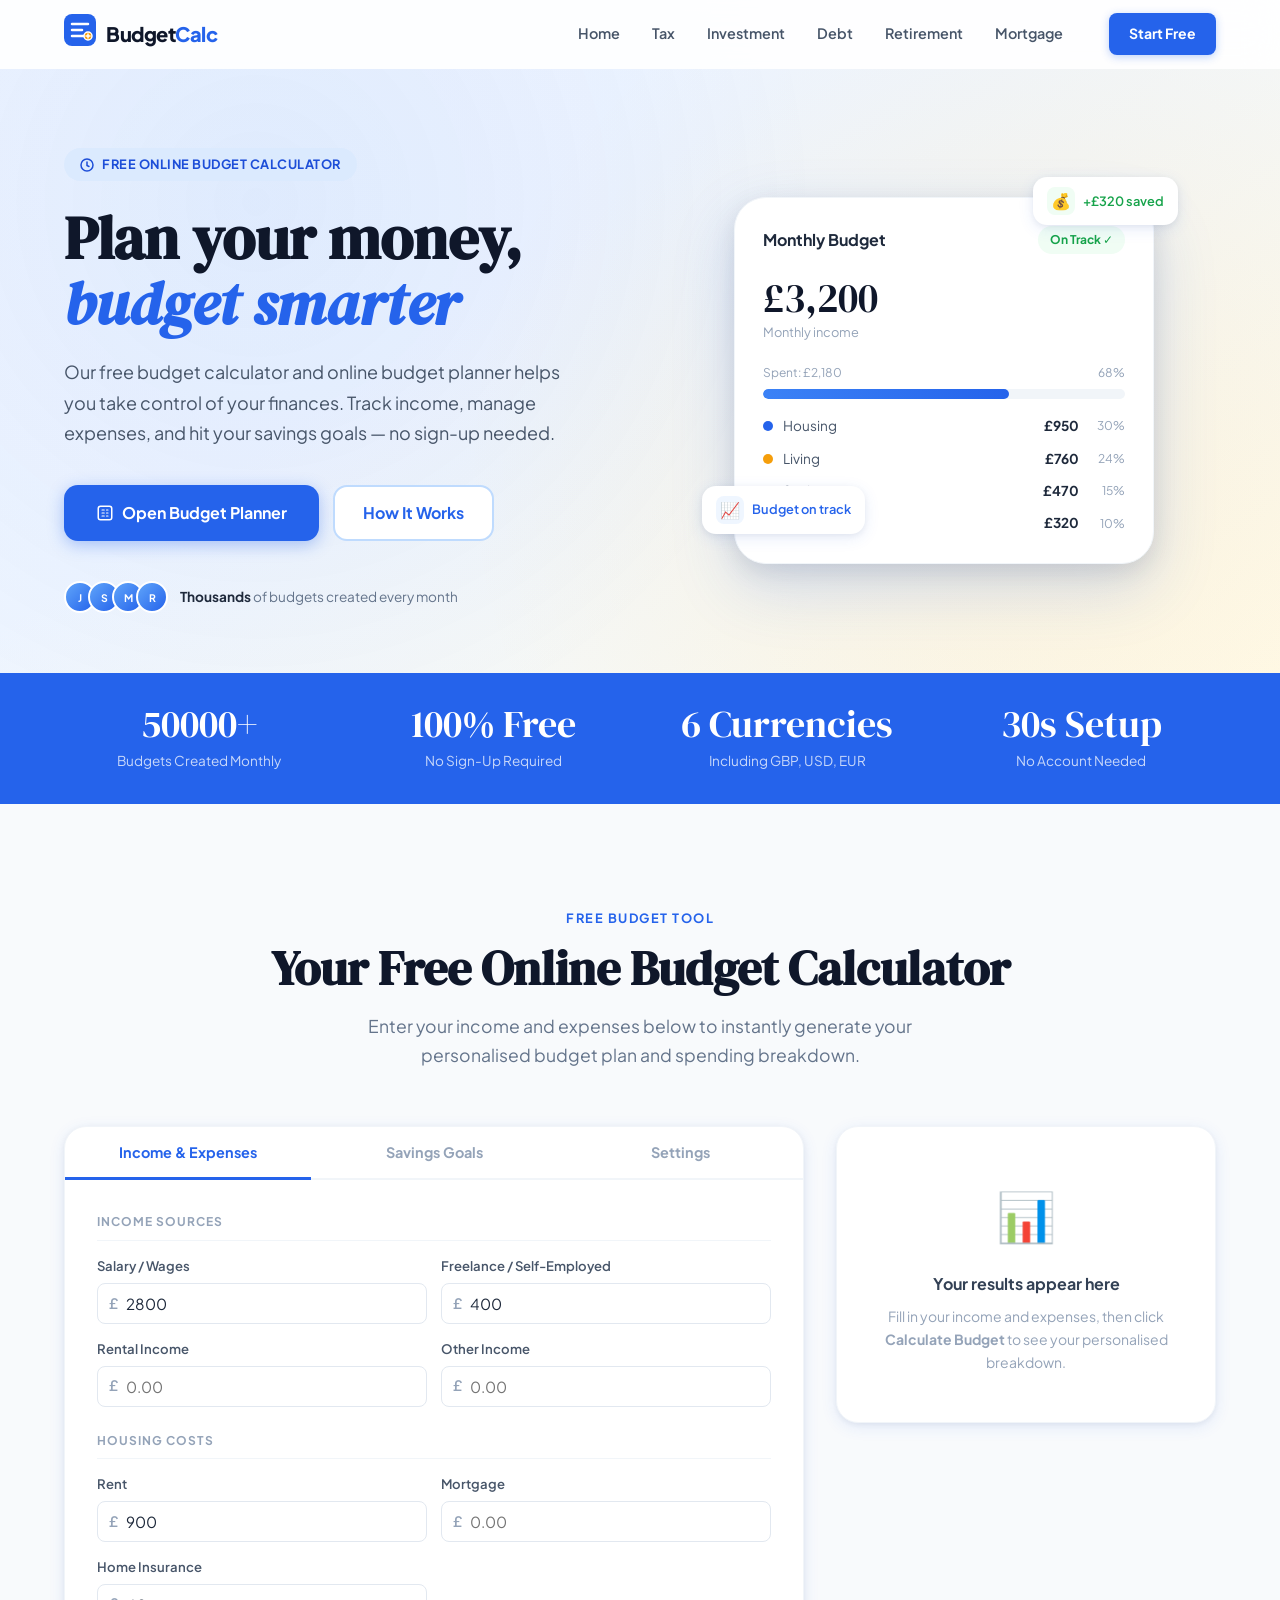
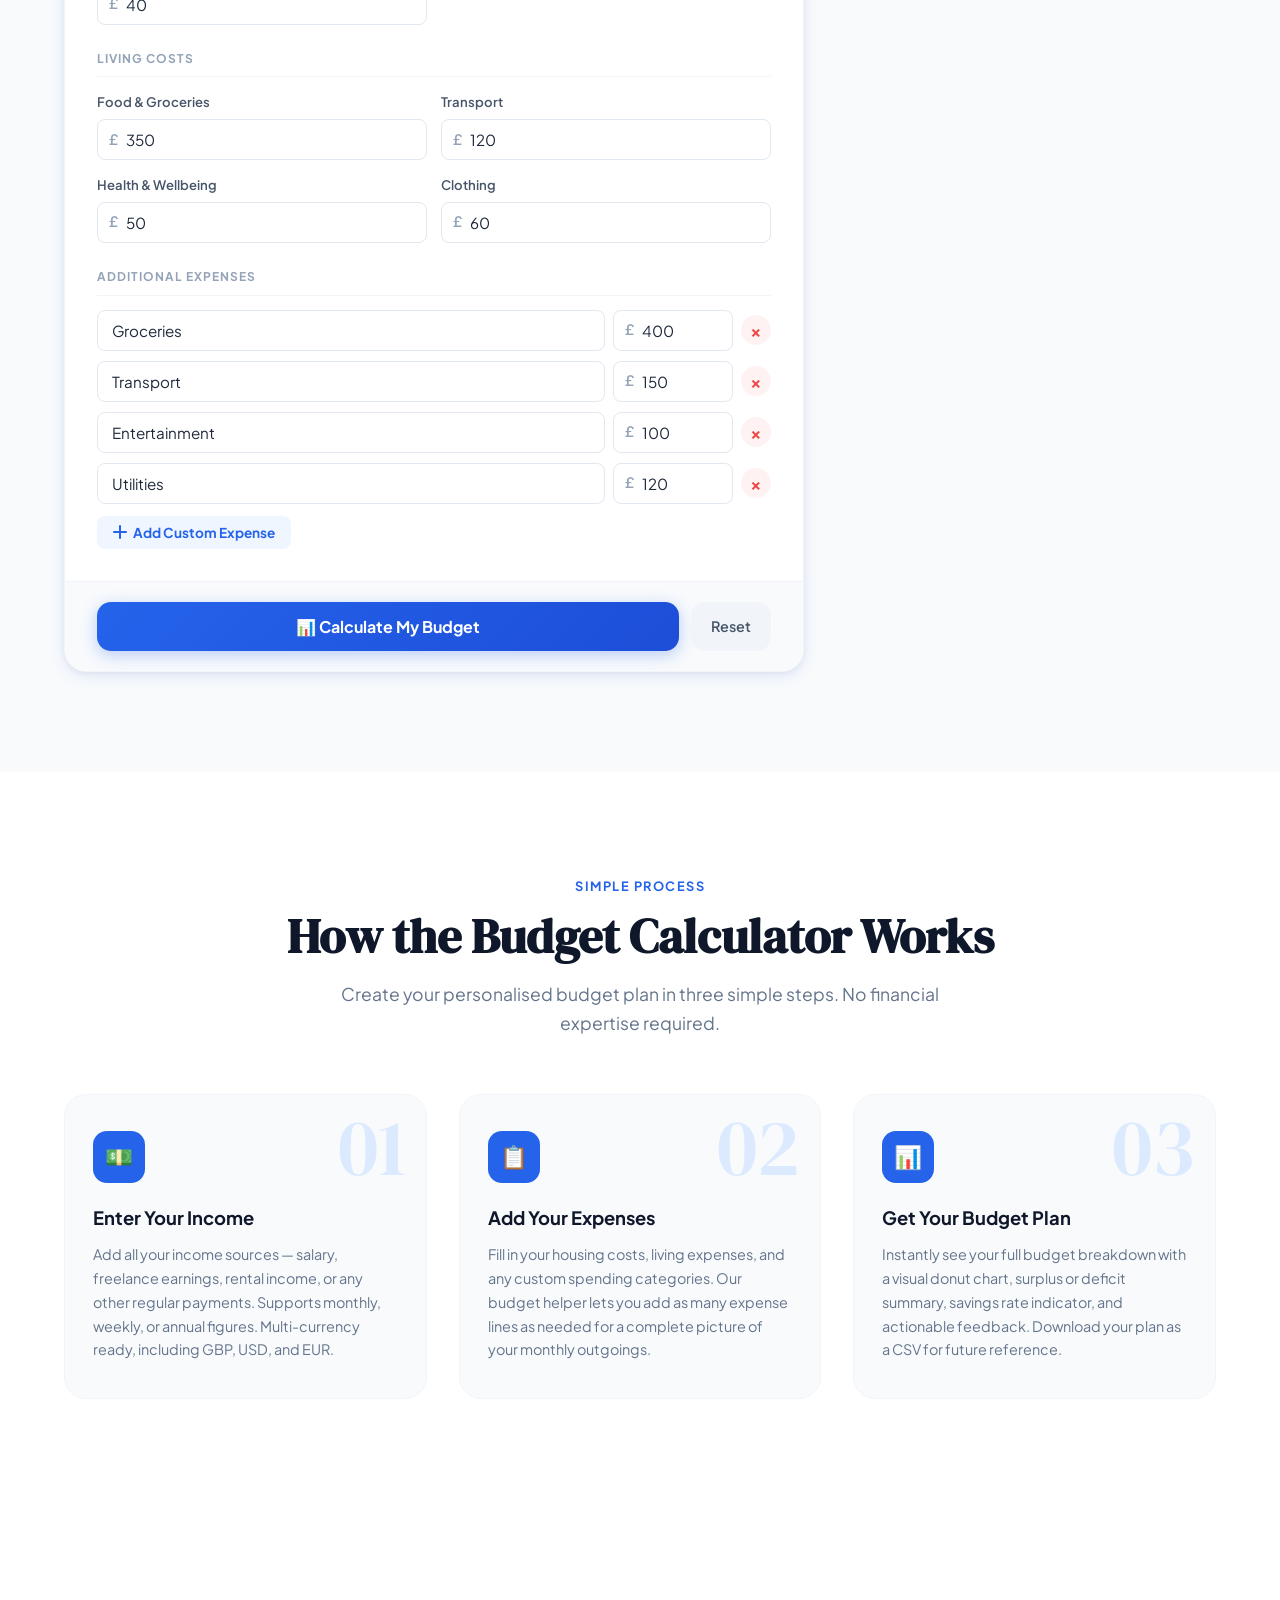
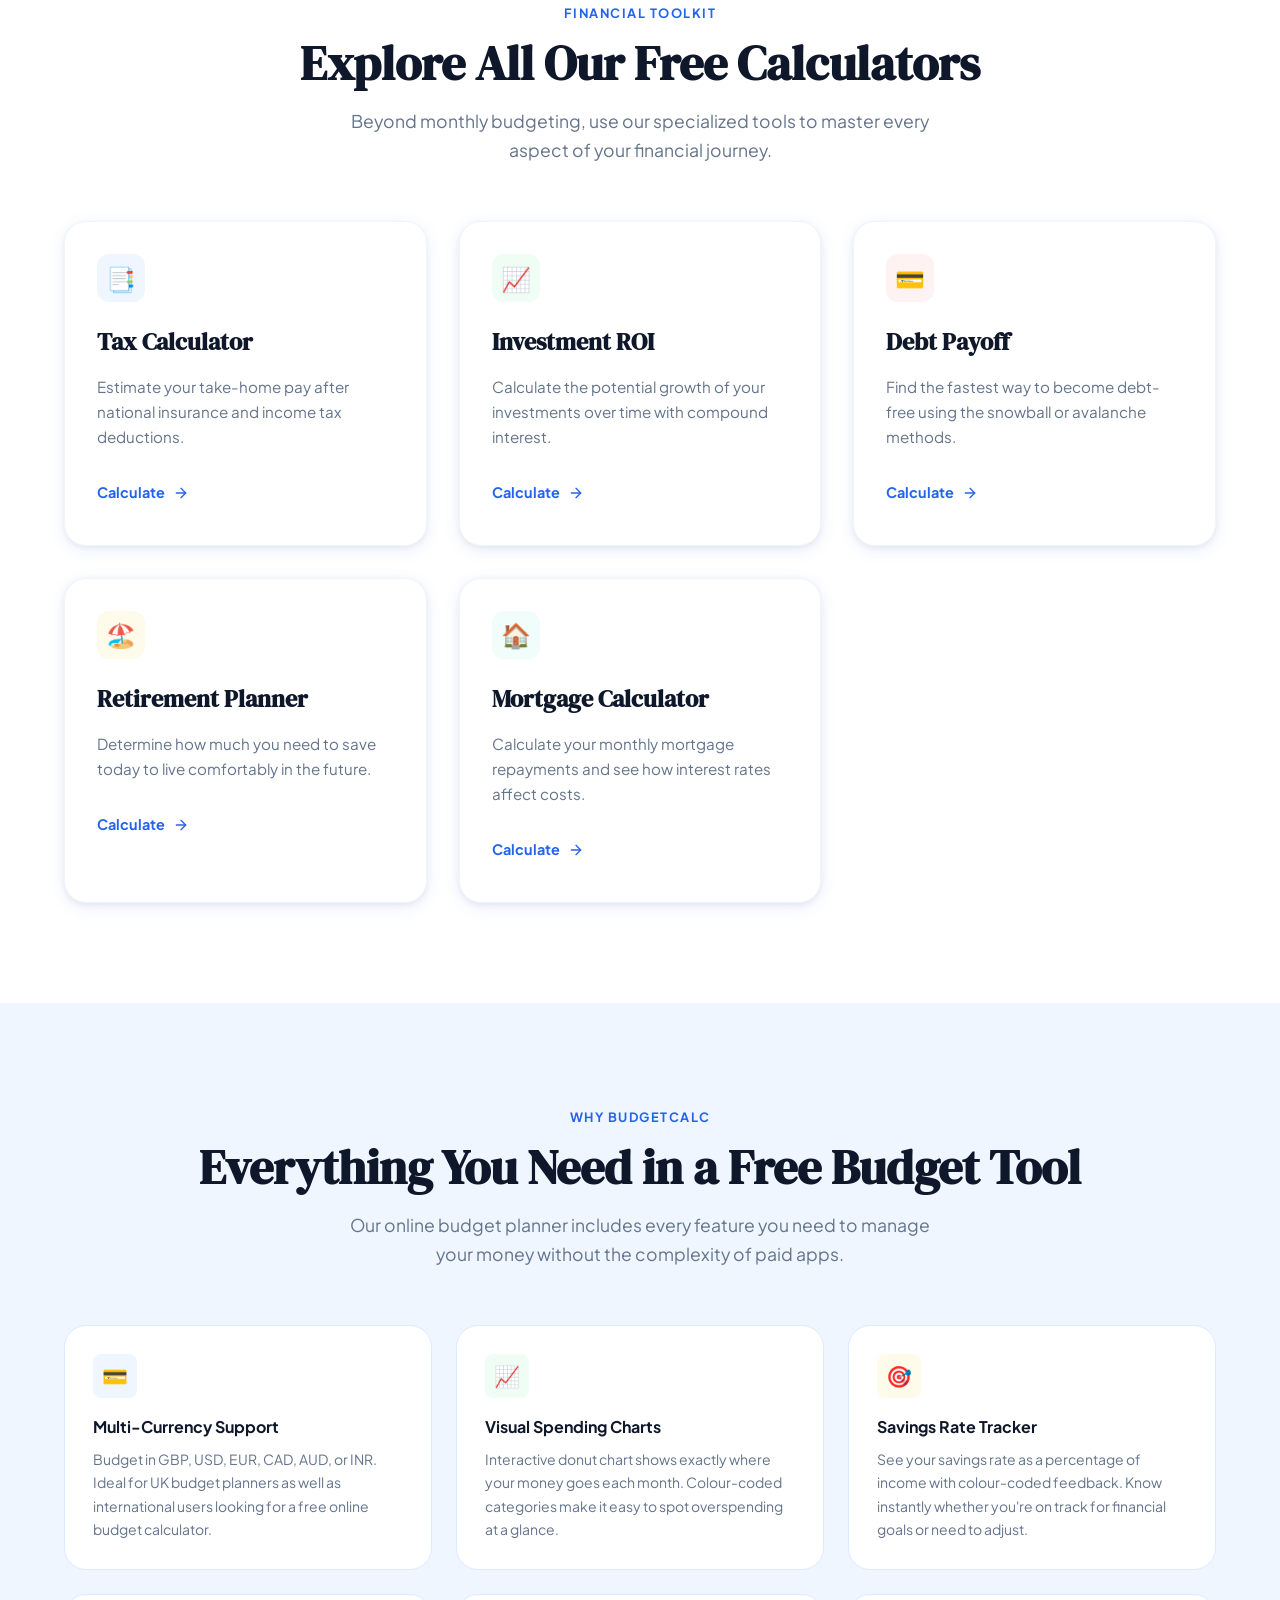
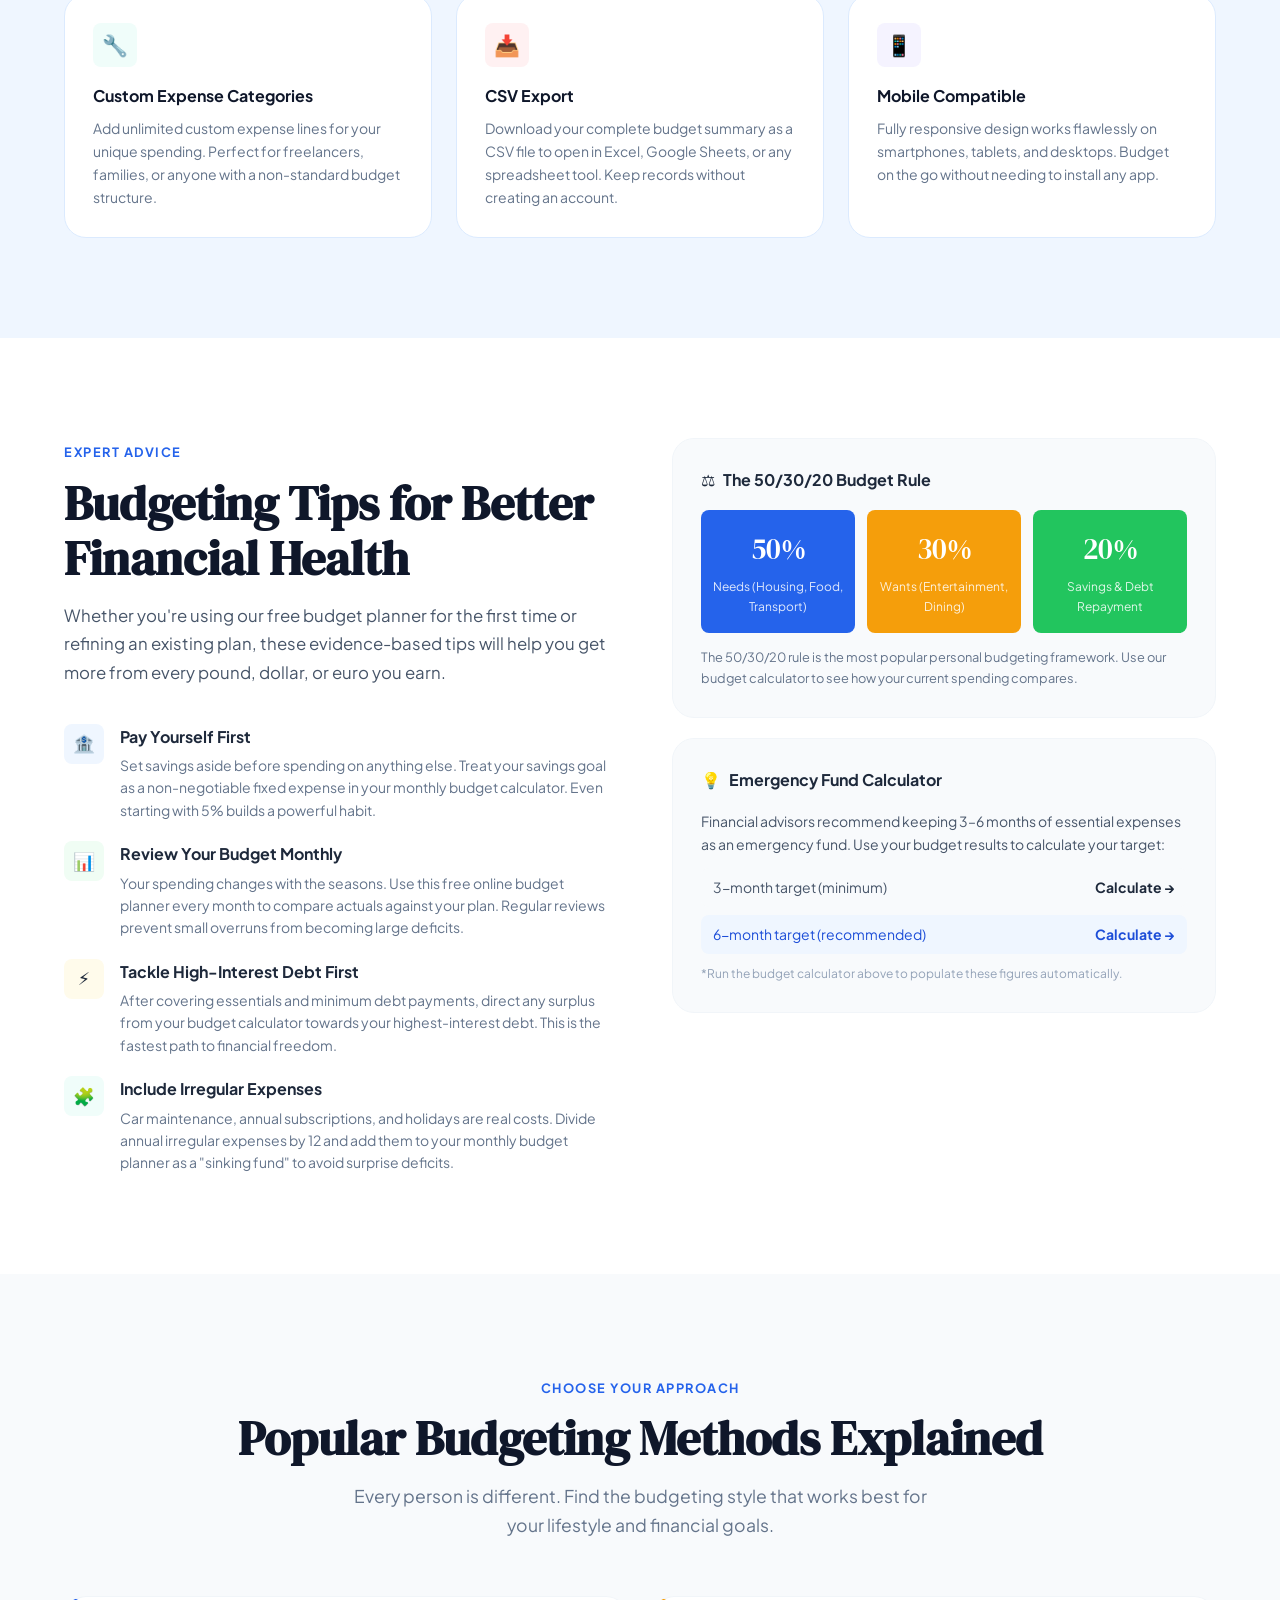
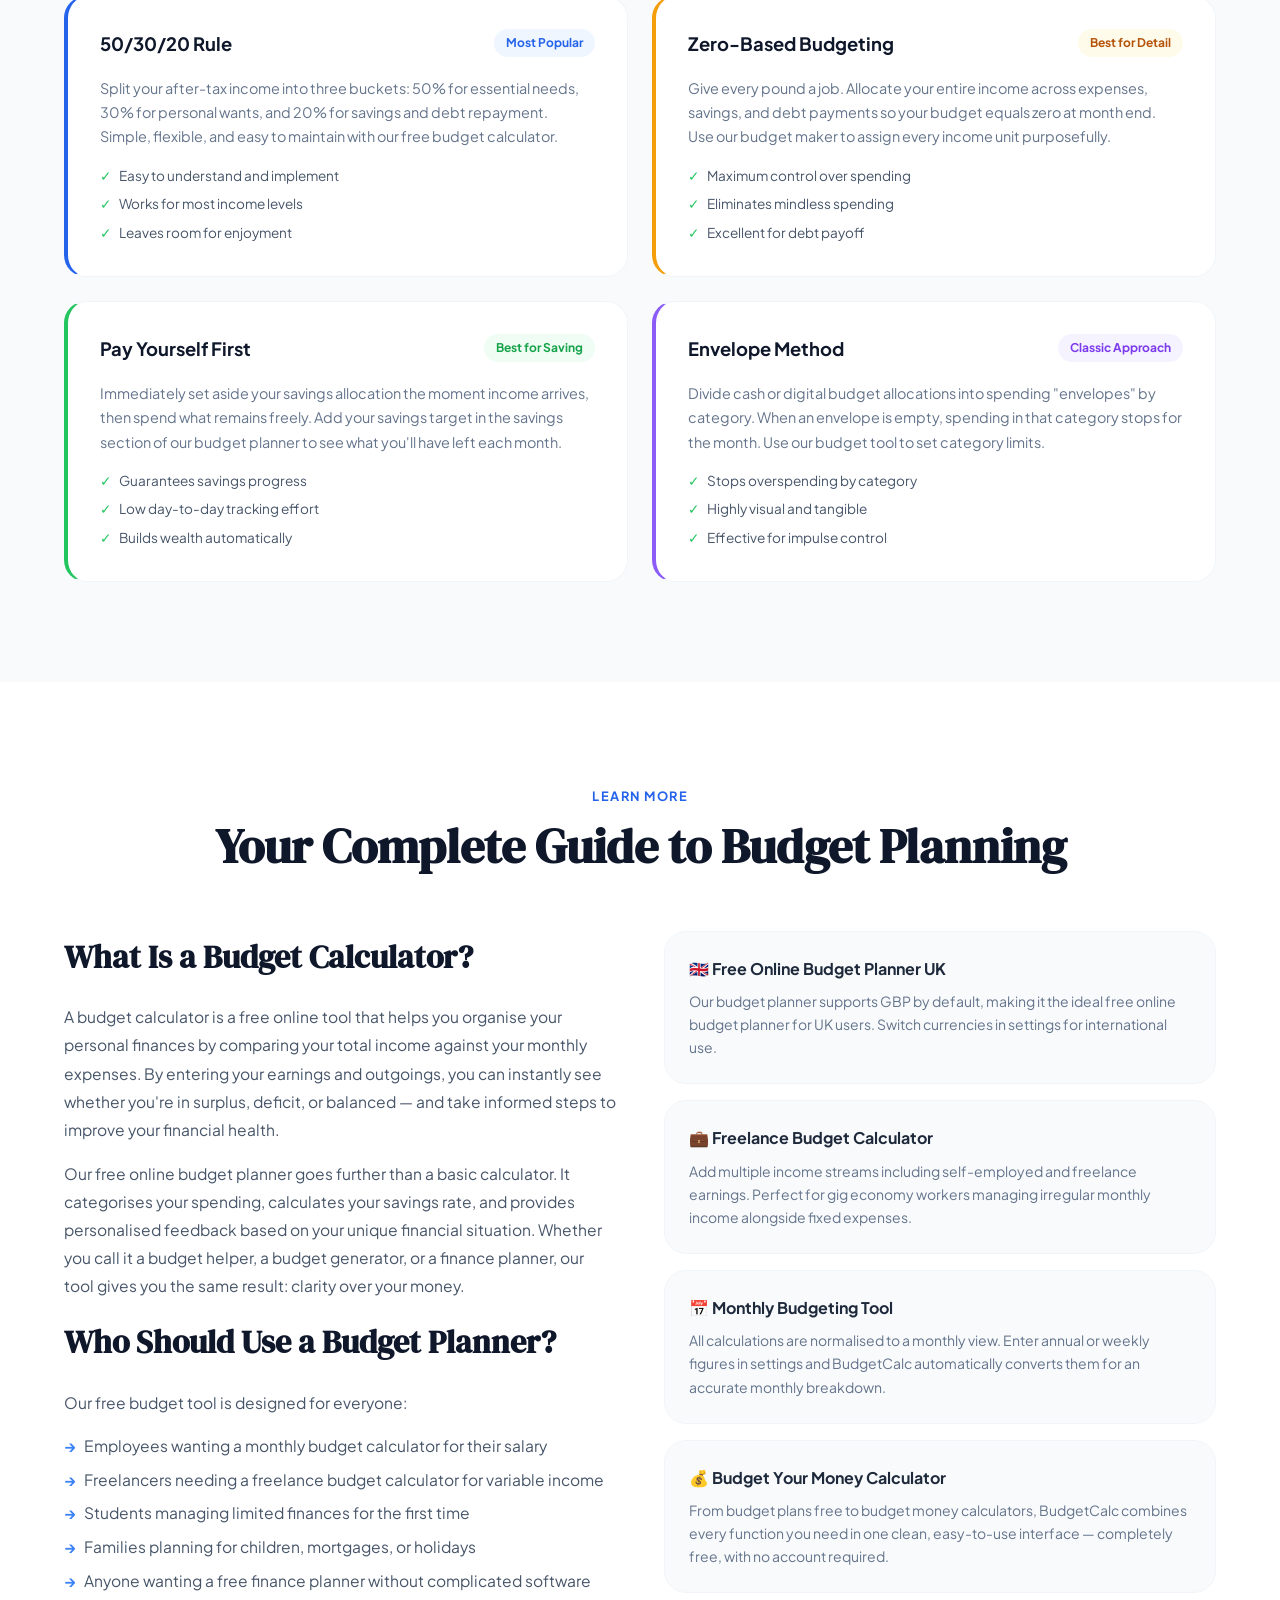
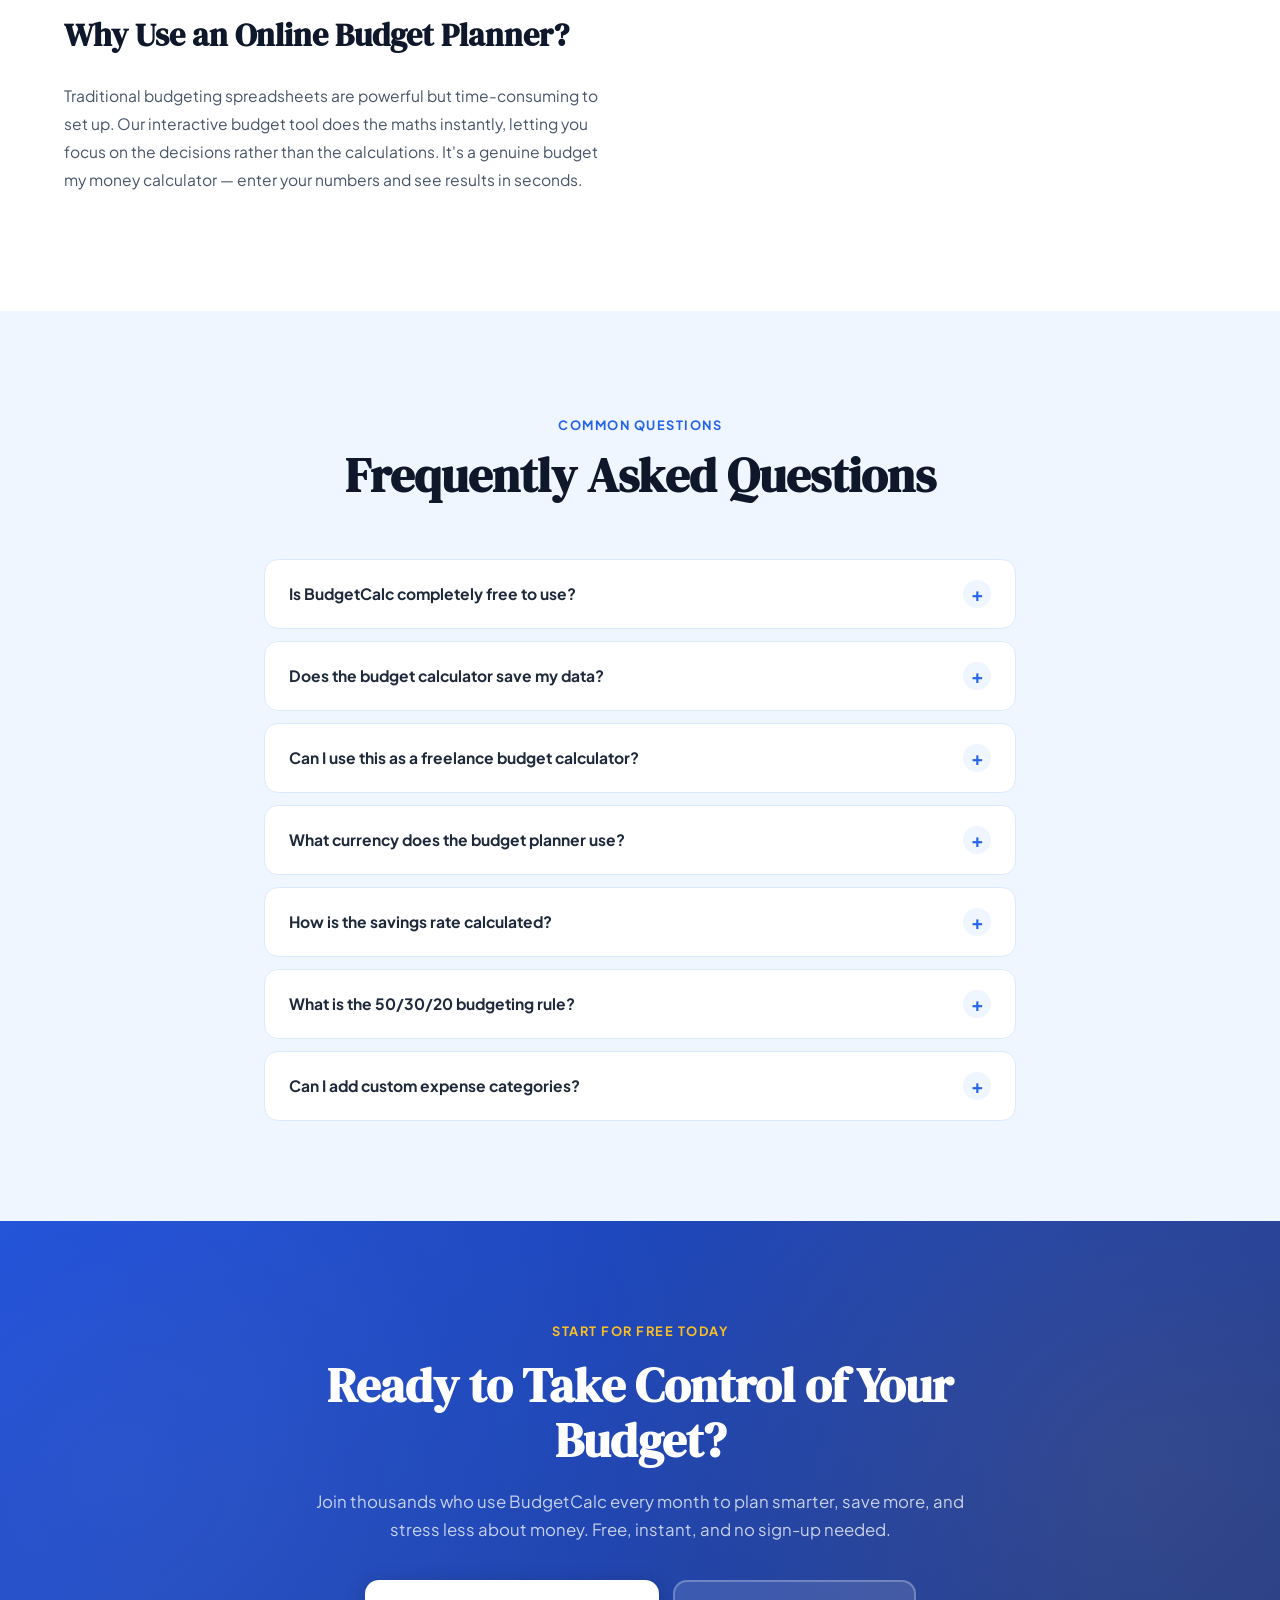
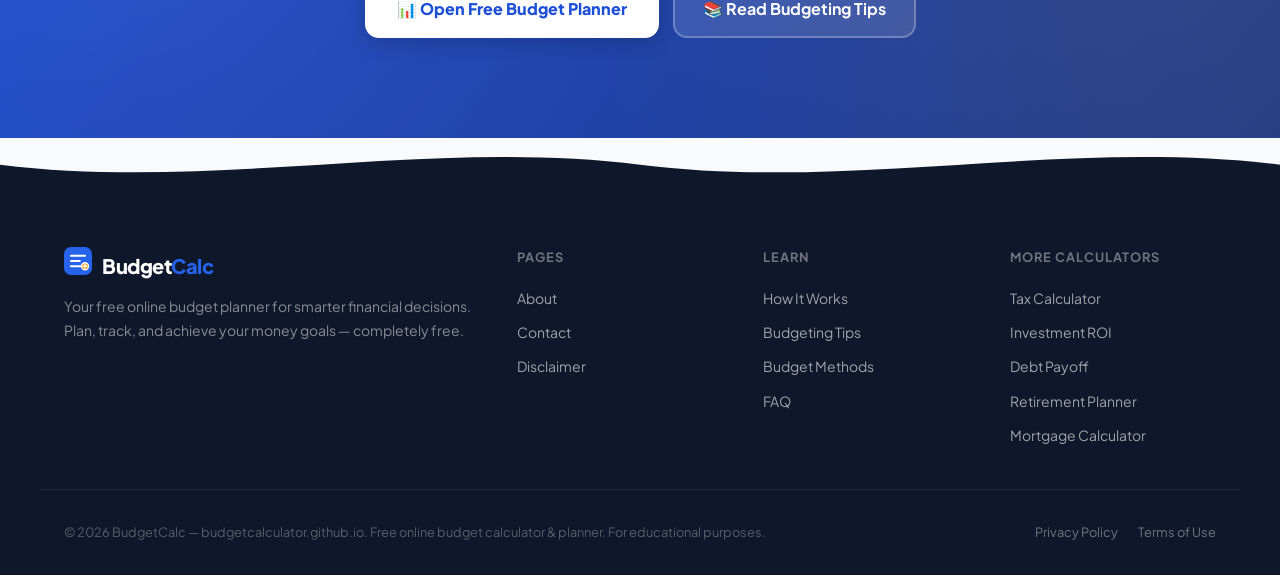
<file: index.html>
<!DOCTYPE html>
<html lang="en">
<head>
  <meta charset="UTF-8">
  <meta name="viewport" content="width=device-width, initial-scale=1.0">
  <title>Budget Calculator — Online Budget Planner & Money Tool | BudgetCalc</title>
  <meta name="description" content="Use our free online budget calculator and budget planner to take control of your money. Create a personal budget, track income and expenses, and plan your financial future — completely free.">
  <meta name="keywords" content="budget calculator, free online budget planner uk, budget planner, budget helper free, online budget calculator, free budget maker, monthly budget calculator, personal budget calculator, freelance budget calculator, budget your money calculator">
  <meta name="robots" content="index, follow">
  <meta name="author" content="BudgetCalc">
  <link rel="canonical" href="https://budgetcalculator.github.io/">
  <link rel="icon" type="image/png" sizes="32x32" href="/favicon.png">

  <!-- Open Graph -->
  <meta property="og:type" content="website">
  <meta property="og:title" content="Free Budget Calculator & Online Budget Planner | BudgetCalc">
  <meta property="og:description" content="Free online budget calculator and planner. Track income, manage expenses, and plan your savings — no sign-up needed.">
  <meta property="og:url" content="https://budgetcalculator.github.io/">
  <meta property="og:site_name" content="BudgetCalc">

  <!-- Twitter Card -->
  <meta name="twitter:card" content="summary_large_image">
  <meta name="twitter:title" content="Free Budget Calculator & Online Budget Planner | BudgetCalc">
  <meta name="twitter:description" content="Free online budget calculator. Plan your monthly budget, track expenses, and hit your savings goals.">

  <!-- Schema.org Structured Data -->
  <script type="application/ld+json">
  {
    "@context": "https://schema.org",
    "@graph": [
      {
        "@type": "WebSite",
        "@id": "https://budgetcalculator.github.io/#website",
        "url": "https://budgetcalculator.github.io/",
        "name": "BudgetCalc — Budget Calculator",
        "description": "Free online budget calculator and personal finance planner",
        "inLanguage": "en-GB"
      },
      {
        "@type": "WebApplication",
        "@id": "https://budgetcalculator.github.io/#app",
        "name": "BudgetCalc — Online Budget Calculator",
        "url": "https://budgetcalculator.github.io/",
        "applicationCategory": "FinanceApplication",
        "operatingSystem": "Any",
        "offers": {
          "@type": "Offer",
          "price": "0",
          "priceCurrency": "GBP"
        },
        "description": "A free interactive budget calculator and online budget planner that helps you manage your personal finances, track expenses, and plan your savings goals.",
        "featureList": [
          "Monthly budget calculator",
          "Personal budget planner",
          "Freelance budget calculator",
          "Expense tracker",
          "Savings goal planner",
          "CSV export",
          "Multi-currency support"
        ]
      },
      {
        "@type": "FAQPage",
        "mainEntity": [
          {
            "@type": "Question",
            "name": "Is this budget calculator free to use?",
            "acceptedAnswer": {
              "@type": "Answer",
              "text": "Yes, BudgetCalc is completely free to use. There is no sign-up, no subscription, and no hidden fees. Simply enter your income and expenses to get an instant budget breakdown."
            }
          },
          {
            "@type": "Question",
            "name": "How does the online budget calculator work?",
            "acceptedAnswer": {
              "@type": "Answer",
              "text": "Enter your monthly income sources, then add your expenses across housing, living costs, savings, and any custom categories. The calculator instantly produces a visual breakdown showing your spending, surplus or deficit, and savings rate."
            }
          },
          {
            "@type": "Question",
            "name": "Can I use this as a freelance budget calculator?",
            "acceptedAnswer": {
              "@type": "Answer",
              "text": "Absolutely. You can add multiple income streams including freelance income, salary, rental income, and other sources. This makes it ideal for self-employed individuals and freelancers with variable income."
            }
          }
        ]
      },
      {
        "@type": "BreadcrumbList",
        "itemListElement": [
          {
            "@type": "ListItem",
            "position": 1,
            "name": "Home",
            "item": "https://budgetcalculator.github.io/"
          }
        ]
      }
    ]
  }
  </script>

  <!-- Fonts -->
  <link rel="preconnect" href="https://fonts.googleapis.com">
  <link rel="preconnect" href="https://fonts.gstatic.com" crossorigin>
  <link href="https://fonts.googleapis.com/css2?family=DM+Serif+Display:ital@0;1&family=Plus+Jakarta+Sans:wght@400;500;600;700;800&display=swap" rel="stylesheet">

  <link rel="stylesheet" href="css/styles.css">
  
</head>
<body>

  <!-- ===== HEADER (JS Component) ===== -->
  <div id="site-header"></div>

  <main id="main-content">

    <!-- ============================================================
         SECTION 1: HERO
         ============================================================ -->
    <section class="hero" aria-label="Hero section">
      <div class="hero-inner">
        <div class="hero-text">
          <div class="hero-badge">
            <svg viewBox="0 0 14 14" fill="none" aria-hidden="true"><circle cx="7" cy="7" r="6" stroke="currentColor" stroke-width="1.5"/><path d="M7 4v3.5l2 1" stroke="currentColor" stroke-width="1.5" stroke-linecap="round"/></svg>
            Free Online Budget Calculator
          </div>
          <h1 class="hero-title">
            Plan your money,<br>
            <span class="accent">budget smarter</span>
          </h1>
          <p class="hero-desc">
            Our free budget calculator and online budget planner helps you take control of your finances. Track income, manage expenses, and hit your savings goals — no sign-up needed.
          </p>
          <div class="hero-ctas">
            <a href="#calculator" class="btn-primary">
              <svg width="18" height="18" viewBox="0 0 24 24" fill="none" aria-hidden="true"><rect x="3" y="3" width="18" height="18" rx="3" stroke="currentColor" stroke-width="2"/><path d="M8 8h3M8 12h3M8 16h3M14 8h2M14 12h2M14 16h2" stroke="currentColor" stroke-width="1.5" stroke-linecap="round"/></svg>
              Open Budget Planner
            </a>
            <a href="#how-it-works" class="btn-secondary">How It Works</a>
          </div>
          <div class="hero-trust">
            <div class="trust-dots" aria-hidden="true">
              <div class="trust-dot">J</div>
              <div class="trust-dot">S</div>
              <div class="trust-dot">M</div>
              <div class="trust-dot">R</div>
            </div>
            <p class="trust-text"><strong>Thousands</strong> of budgets created every month</p>
          </div>
        </div>

        <div class="hero-visual" aria-hidden="true">
          <div class="hero-card-stack">
            <!-- Floating chips -->
            <div class="floating-chip chip1">
              <div class="chip-icon" style="background:#F0FDF4">💰</div>
              <span style="color:#16A34A">+£320 saved</span>
            </div>
            <div class="floating-chip chip2">
              <div class="chip-icon" style="background:#EFF6FF">📈</div>
              <span style="color:#2563EB">Budget on track</span>
            </div>

            <!-- Main preview card -->
            <div class="hero-main-card">
              <div class="card-header-row">
                <div class="card-title-sm">Monthly Budget</div>
                <div class="card-badge">On Track ✓</div>
              </div>
              <div class="budget-summary">
                <div class="budget-big">£3,200</div>
                <div class="budget-label">Monthly income</div>
              </div>
              <div class="budget-bar-wrap">
                <div style="display:flex;justify-content:space-between;font-size:.75rem;color:var(--gray-400);margin-bottom:6px">
                  <span>Spent: £2,180</span><span>68%</span>
                </div>
                <div class="budget-bar-bg">
                  <div class="budget-bar-fill" style="--w:68%"></div>
                </div>
              </div>
              <div class="budget-breakdown">
                <div class="breakdown-item">
                  <div class="breakdown-dot" style="background:#2563EB"></div>
                  <span class="breakdown-name">Housing</span>
                  <span class="breakdown-amount">£950</span>
                  <span class="breakdown-pct">30%</span>
                </div>
                <div class="breakdown-item">
                  <div class="breakdown-dot" style="background:#F59E0B"></div>
                  <span class="breakdown-name">Living</span>
                  <span class="breakdown-amount">£760</span>
                  <span class="breakdown-pct">24%</span>
                </div>
                <div class="breakdown-item">
                  <div class="breakdown-dot" style="background:#22C55E"></div>
                  <span class="breakdown-name">Savings</span>
                  <span class="breakdown-amount">£470</span>
                  <span class="breakdown-pct">15%</span>
                </div>
                <div class="breakdown-item">
                  <div class="breakdown-dot" style="background:#EC4899"></div>
                  <span class="breakdown-name">Other</span>
                  <span class="breakdown-amount">£320</span>
                  <span class="breakdown-pct">10%</span>
                </div>
              </div>
            </div>
          </div>
        </div>
      </div>
    </section>

    <!-- ============================================================
         SECTION 2: STATS STRIP
         ============================================================ -->
    <section class="stats-strip" aria-label="Statistics">
      <div class="stats-grid">
        <div class="stat-item">
          <div class="stat-num" data-count="50000" data-suffix="+">0+</div>
          <div class="stat-label">Budgets Created Monthly</div>
        </div>
        <div class="stat-item">
          <div class="stat-num" data-count="100" data-suffix="% Free">0% Free</div>
          <div class="stat-label">No Sign-Up Required</div>
        </div>
        <div class="stat-item">
          <div class="stat-num" data-count="6" data-prefix="" data-suffix=" Currencies">0 Currencies</div>
          <div class="stat-label">Including GBP, USD, EUR</div>
        </div>
        <div class="stat-item">
          <div class="stat-num" data-count="30" data-suffix="s Setup">0s Setup</div>
          <div class="stat-label">No Account Needed</div>
        </div>
      </div>
    </section>

    <!-- ============================================================
         SECTION 3: BUDGET CALCULATOR (Main Tool)
         ============================================================ -->
    <section class="calculator-section" id="calculator" aria-labelledby="calc-heading">
      <div class="section-header">
        <span class="section-eyebrow">Free Budget Tool</span>
        <h2 class="section-title" id="calc-heading">Your Free Online Budget Calculator</h2>
        <p class="section-desc">Enter your income and expenses below to instantly generate your personalised budget plan and spending breakdown.</p>
      </div>

      <div class="calc-layout">
        <!-- Input Panel -->
        <div class="calc-panel" role="main" aria-label="Budget input form">
          <div class="calc-tabs" role="tablist">
            <button class="calc-tab active" data-tab="income" role="tab" aria-selected="true" aria-controls="incomeSection">Income & Expenses</button>
            <button class="calc-tab" data-tab="savings" role="tab" aria-selected="false" aria-controls="savingsSection">Savings Goals</button>
            <button class="calc-tab" data-tab="settings" role="tab" aria-selected="false" aria-controls="settingsSection">Settings</button>
          </div>

          <div class="calc-body">
            <!-- INCOME & EXPENSES -->
            <div class="calc-section-wrap" data-section="income">
              <div class="form-section-title">Income Sources</div>
              <div class="form-grid">
                <div class="form-group">
                  <label class="form-label" for="incomeSalary">Salary / Wages</label>
                  <div class="input-wrap">
                    <span class="input-prefix">£</span>
                    <input class="form-input has-prefix" type="number" id="incomeSalary" placeholder="2000.00" min="0" step="0.01" value="2800" aria-label="Monthly salary">
                  </div>
                </div>
                <div class="form-group">
                  <label class="form-label" for="incomeFreelance">Freelance / Self-Employed</label>
                  <div class="input-wrap">
                    <span class="input-prefix">£</span>
                    <input class="form-input has-prefix" type="number" id="incomeFreelance" placeholder="0.00" min="0" step="0.01" value="400" aria-label="Freelance income">
                  </div>
                </div>
                <div class="form-group">
                  <label class="form-label" for="incomeRental">Rental Income</label>
                  <div class="input-wrap">
                    <span class="input-prefix">£</span>
                    <input class="form-input has-prefix" type="number" id="incomeRental" placeholder="0.00" min="0" step="0.01" aria-label="Rental income">
                  </div>
                </div>
                <div class="form-group">
                  <label class="form-label" for="incomeOther">Other Income</label>
                  <div class="input-wrap">
                    <span class="input-prefix">£</span>
                    <input class="form-input has-prefix" type="number" id="incomeOther" placeholder="0.00" min="0" step="0.01" aria-label="Other income">
                  </div>
                </div>
              </div>

              <div class="form-section-title">Housing Costs</div>
              <div class="form-grid">
                <div class="form-group">
                  <label class="form-label" for="expenseRent">Rent</label>
                  <div class="input-wrap">
                    <span class="input-prefix">£</span>
                    <input class="form-input has-prefix" type="number" id="expenseRent" placeholder="0.00" min="0" step="0.01" value="900" aria-label="Monthly rent">
                  </div>
                </div>
                <div class="form-group">
                  <label class="form-label" for="expenseMortgage">Mortgage</label>
                  <div class="input-wrap">
                    <span class="input-prefix">£</span>
                    <input class="form-input has-prefix" type="number" id="expenseMortgage" placeholder="0.00" min="0" step="0.01" aria-label="Monthly mortgage">
                  </div>
                </div>
                <div class="form-group">
                  <label class="form-label" for="expenseInsurance">Home Insurance</label>
                  <div class="input-wrap">
                    <span class="input-prefix">£</span>
                    <input class="form-input has-prefix" type="number" id="expenseInsurance" placeholder="0.00" min="0" step="0.01" value="40" aria-label="Home insurance">
                  </div>
                </div>
              </div>

              <div class="form-section-title">Living Costs</div>
              <div class="form-grid">
                <div class="form-group">
                  <label class="form-label" for="expenseFood">Food &amp; Groceries</label>
                  <div class="input-wrap">
                    <span class="input-prefix">£</span>
                    <input class="form-input has-prefix" type="number" id="expenseFood" placeholder="0.00" min="0" step="0.01" value="350" aria-label="Food and groceries">
                  </div>
                </div>
                <div class="form-group">
                  <label class="form-label" for="expenseTransport">Transport</label>
                  <div class="input-wrap">
                    <span class="input-prefix">£</span>
                    <input class="form-input has-prefix" type="number" id="expenseTransport" placeholder="0.00" min="0" step="0.01" value="120" aria-label="Transport costs">
                  </div>
                </div>
                <div class="form-group">
                  <label class="form-label" for="expenseHealth">Health &amp; Wellbeing</label>
                  <div class="input-wrap">
                    <span class="input-prefix">£</span>
                    <input class="form-input has-prefix" type="number" id="expenseHealth" placeholder="0.00" min="0" step="0.01" value="50" aria-label="Health expenses">
                  </div>
                </div>
                <div class="form-group">
                  <label class="form-label" for="expenseClothing">Clothing</label>
                  <div class="input-wrap">
                    <span class="input-prefix">£</span>
                    <input class="form-input has-prefix" type="number" id="expenseClothing" placeholder="0.00" min="0" step="0.01" value="60" aria-label="Clothing">
                  </div>
                </div>
              </div>

              <div class="form-section-title">Additional Expenses</div>
              <div class="expense-rows" id="expenseRows"></div>
              <button class="btn-add-expense" id="addExpenseBtn" type="button" aria-label="Add custom expense">
                <svg width="14" height="14" viewBox="0 0 14 14" fill="none" aria-hidden="true"><path d="M7 1v12M1 7h12" stroke="currentColor" stroke-width="2" stroke-linecap="round"/></svg>
                Add Custom Expense
              </button>
            </div>

            <!-- SAVINGS GOALS -->
            <div class="calc-section-wrap" data-section="savings" style="display:none">
              <div class="form-section-title">Monthly Savings Allocations</div>
              <div class="form-grid">
                <div class="form-group">
                  <label class="form-label" for="savingsEmergency">Emergency Fund</label>
                  <div class="input-wrap">
                    <span class="input-prefix">£</span>
                    <input class="form-input has-prefix" type="number" id="savingsEmergency" placeholder="0.00" min="0" step="0.01" value="150" aria-label="Emergency fund savings">
                  </div>
                </div>
                <div class="form-group">
                  <label class="form-label" for="savingsRetirement">Pension / Retirement</label>
                  <div class="input-wrap">
                    <span class="input-prefix">£</span>
                    <input class="form-input has-prefix" type="number" id="savingsRetirement" placeholder="0.00" min="0" step="0.01" value="100" aria-label="Retirement savings">
                  </div>
                </div>
                <div class="form-group">
                  <label class="form-label" for="savingsGoals">Other Goals (house, travel)</label>
                  <div class="input-wrap">
                    <span class="input-prefix">£</span>
                    <input class="form-input has-prefix" type="number" id="savingsGoals" placeholder="0.00" min="0" step="0.01" value="200" aria-label="Savings goals">
                  </div>
                </div>
              </div>
              <div style="padding:16px;background:var(--blue-50);border-radius:var(--radius-sm);margin-top:16px;font-size:.875rem;color:var(--blue-700);">
                <strong>💡 Tip:</strong> Financial experts recommend saving at least 20% of your income. Use the <strong>50/30/20 rule</strong>: 50% needs, 30% wants, 20% savings.
              </div>
            </div>

            <!-- SETTINGS -->
            <div class="calc-section-wrap" data-section="settings" style="display:none">
              <div class="form-section-title">Budget Settings</div>
              <div class="form-grid">
                <div class="form-group">
                  <label class="form-label" for="currencySelect">Currency</label>
                  <select class="form-select" id="currencySelect" aria-label="Select currency">
                    <option value="GBP">🇬🇧 British Pound (£)</option>
                    <option value="USD">🇺🇸 US Dollar ($)</option>
                    <option value="EUR">🇪🇺 Euro (€)</option>
                    <option value="CAD">🇨🇦 Canadian Dollar (CA$)</option>
                    <option value="AUD">🇦🇺 Australian Dollar (A$)</option>
                    <option value="INR">🇮🇳 Indian Rupee (₹)</option>
                  </select>
                </div>
                <div class="form-group">
                  <label class="form-label" for="periodSelect">Income Period</label>
                  <select class="form-select" id="periodSelect" aria-label="Select income period">
                    <option value="monthly">Monthly</option>
                    <option value="annual">Annual (will convert to monthly)</option>
                    <option value="weekly">Weekly (×4.33 for monthly)</option>
                  </select>
                </div>
              </div>
              <div style="padding:16px;background:var(--amber-50);border-radius:var(--radius-sm);margin-top:16px;font-size:.875rem;color:#92400E;">
                <strong>📝 Note:</strong> All figures are calculated on a monthly basis for consistency. Annual figures are divided by 12 and weekly figures are multiplied by 4.33.
              </div>
            </div>
          </div>

          <div class="calc-footer-row">
            <button class="btn-calculate" id="calcBtn" type="button" aria-label="Calculate budget">
              📊 Calculate My Budget
            </button>
            <button class="btn-reset" id="resetBtn" type="button" aria-label="Reset form">Reset</button>
          </div>
        </div>

        <!-- Results Panel -->
        <aside id="resultsPanel" class="results-panel" aria-live="polite" aria-label="Budget results"></aside>
      </div>
    </section>

    <!-- ============================================================
         SECTION 4: HOW IT WORKS
         ============================================================ -->
    <section class="how-section" id="how-it-works" aria-labelledby="how-heading">
      <div class="container">
        <div class="section-header fade-in">
          <span class="section-eyebrow">Simple Process</span>
          <h2 class="section-title" id="how-heading">How the Budget Calculator Works</h2>
          <p class="section-desc">Create your personalised budget plan in three simple steps. No financial expertise required.</p>
        </div>
      </div>
      <div class="steps-grid">
        <div class="step-card fade-in fade-in-delay-1">
          <div class="step-num" aria-hidden="true">01</div>
          <div class="step-icon" aria-hidden="true">💵</div>
          <h3 class="step-title">Enter Your Income</h3>
          <p class="step-desc">Add all your income sources — salary, freelance earnings, rental income, or any other regular payments. Supports monthly, weekly, or annual figures. Multi-currency ready, including GBP, USD, and EUR.</p>
        </div>
        <div class="step-card fade-in fade-in-delay-2">
          <div class="step-num" aria-hidden="true">02</div>
          <div class="step-icon" aria-hidden="true">📋</div>
          <h3 class="step-title">Add Your Expenses</h3>
          <p class="step-desc">Fill in your housing costs, living expenses, and any custom spending categories. Our budget helper lets you add as many expense lines as needed for a complete picture of your monthly outgoings.</p>
        </div>
        <div class="step-card fade-in fade-in-delay-3">
          <div class="step-num" aria-hidden="true">03</div>
          <div class="step-icon" aria-hidden="true">📊</div>
          <h3 class="step-title">Get Your Budget Plan</h3>
          <p class="step-desc">Instantly see your full budget breakdown with a visual donut chart, surplus or deficit summary, savings rate indicator, and actionable feedback. Download your plan as a CSV for future reference.</p>
        </div>
      </div>
    </section>

<!-- ============================================================
         SECTION New: All Calculators
         ============================================================ -->
    
    <section class="all-calculators-section" id="all-tools" aria-labelledby="tools-heading" style="padding: 100px 0; background: var(--white);">
  <div class="container">
    <div class="section-header">
      <span class="section-eyebrow">Financial Toolkit</span>
      <h2 class="section-title" id="tools-heading">Explore All Our Free Calculators</h2>
      <p class="section-desc">Beyond monthly budgeting, use our specialized tools to master every aspect of your financial journey.</p>
    </div>

    <div class="calculators-grid" style="display: grid; grid-template-columns: repeat(auto-fit, minmax(300px, 1fr)); gap: 32px;">
      
      <div class="calc-card" style="background: var(--white); padding: 32px; border-radius: var(--radius-lg); border: 1px solid var(--gray-100); box-shadow: var(--shadow); transition: var(--transition); position: relative; overflow: hidden;">
        <div class="card-icon" style="width: 48px; height: 48px; background: var(--blue-50); border-radius: 12px; display: flex; align-items: center; justify-content: center; font-size: 1.5rem; margin-bottom: 20px;">📑</div>
        <h3 style="font-family: var(--font-display); font-size: 1.5rem; color: var(--gray-900); margin-bottom: 12px;">Tax Calculator</h3>
        <p style="font-size: 0.95rem; color: var(--gray-500); margin-bottom: 24px;">Estimate your take-home pay after national insurance and income tax deductions.</p>
        <a href="/tax-calculator" class="nav-link" style="color: var(--blue-600); font-weight: 700; padding-left: 0; display: inline-flex; align-items: center; gap: 8px;">
          Calculate <svg width="16" height="16" viewBox="0 0 24 24" fill="none" stroke="currentColor" stroke-width="2" stroke-linecap="round" stroke-linejoin="round"><line x1="5" y1="12" x2="19" y2="12"></line><polyline points="12 5 19 12 12 19"></polyline></svg>
        </a>
      </div>

      <div class="calc-card" style="background: var(--white); padding: 32px; border-radius: var(--radius-lg); border: 1px solid var(--gray-100); box-shadow: var(--shadow); transition: var(--transition);">
        <div class="card-icon" style="width: 48px; height: 48px; background: var(--green-50); border-radius: 12px; display: flex; align-items: center; justify-content: center; font-size: 1.5rem; margin-bottom: 20px;">📈</div>
        <h3 style="font-family: var(--font-display); font-size: 1.5rem; color: var(--gray-900); margin-bottom: 12px;">Investment ROI</h3>
        <p style="font-size: 0.95rem; color: var(--gray-500); margin-bottom: 24px;">Calculate the potential growth of your investments over time with compound interest.</p>
        <a href="/investment-roi" class="nav-link" style="color: var(--blue-600); font-weight: 700; padding-left: 0; display: inline-flex; align-items: center; gap: 8px;">
          Calculate <svg width="16" height="16" viewBox="0 0 24 24" fill="none" stroke="currentColor" stroke-width="2" stroke-linecap="round" stroke-linejoin="round"><line x1="5" y1="12" x2="19" y2="12"></line><polyline points="12 5 19 12 12 19"></polyline></svg>
        </a>
      </div>

      <div class="calc-card" style="background: var(--white); padding: 32px; border-radius: var(--radius-lg); border: 1px solid var(--gray-100); box-shadow: var(--shadow); transition: var(--transition);">
        <div class="card-icon" style="width: 48px; height: 48px; background: var(--red-50); border-radius: 12px; display: flex; align-items: center; justify-content: center; font-size: 1.5rem; margin-bottom: 20px;">💳</div>
        <h3 style="font-family: var(--font-display); font-size: 1.5rem; color: var(--gray-900); margin-bottom: 12px;">Debt Payoff</h3>
        <p style="font-size: 0.95rem; color: var(--gray-500); margin-bottom: 24px;">Find the fastest way to become debt-free using the snowball or avalanche methods.</p>
        <a href="/debt-payoff" class="nav-link" style="color: var(--blue-600); font-weight: 700; padding-left: 0; display: inline-flex; align-items: center; gap: 8px;">
          Calculate <svg width="16" height="16" viewBox="0 0 24 24" fill="none" stroke="currentColor" stroke-width="2" stroke-linecap="round" stroke-linejoin="round"><line x1="5" y1="12" x2="19" y2="12"></line><polyline points="12 5 19 12 12 19"></polyline></svg>
        </a>
      </div>

      <div class="calc-card" style="background: var(--white); padding: 32px; border-radius: var(--radius-lg); border: 1px solid var(--gray-100); box-shadow: var(--shadow); transition: var(--transition);">
        <div class="card-icon" style="width: 48px; height: 48px; background: var(--amber-50); border-radius: 12px; display: flex; align-items: center; justify-content: center; font-size: 1.5rem; margin-bottom: 20px;">🏖️</div>
        <h3 style="font-family: var(--font-display); font-size: 1.5rem; color: var(--gray-900); margin-bottom: 12px;">Retirement Planner</h3>
        <p style="font-size: 0.95rem; color: var(--gray-500); margin-bottom: 24px;">Determine how much you need to save today to live comfortably in the future.</p>
        <a href="/retirement-planner" class="nav-link" style="color: var(--blue-600); font-weight: 700; padding-left: 0; display: inline-flex; align-items: center; gap: 8px;">
          Calculate <svg width="16" height="16" viewBox="0 0 24 24" fill="none" stroke="currentColor" stroke-width="2" stroke-linecap="round" stroke-linejoin="round"><line x1="5" y1="12" x2="19" y2="12"></line><polyline points="12 5 19 12 12 19"></polyline></svg>
        </a>
      </div>

      <div class="calc-card" style="background: var(--white); padding: 32px; border-radius: var(--radius-lg); border: 1px solid var(--gray-100); box-shadow: var(--shadow); transition: var(--transition);">
        <div class="card-icon" style="width: 48px; height: 48px; background: var(--teal-50); border-radius: 12px; display: flex; align-items: center; justify-content: center; font-size: 1.5rem; margin-bottom: 20px;">🏠</div>
        <h3 style="font-family: var(--font-display); font-size: 1.5rem; color: var(--gray-900); margin-bottom: 12px;">Mortgage Calculator</h3>
        <p style="font-size: 0.95rem; color: var(--gray-500); margin-bottom: 24px;">Calculate your monthly mortgage repayments and see how interest rates affect costs.</p>
        <a href="/mortgage-calculator" class="nav-link" style="color: var(--blue-600); font-weight: 700; padding-left: 0; display: inline-flex; align-items: center; gap: 8px;">
          Calculate <svg width="16" height="16" viewBox="0 0 24 24" fill="none" stroke="currentColor" stroke-width="2" stroke-linecap="round" stroke-linejoin="round"><line x1="5" y1="12" x2="19" y2="12"></line><polyline points="12 5 19 12 12 19"></polyline></svg>
        </a>
      </div>

    </div>
  </div>
</section>

    <!-- ============================================================
         SECTION 5: FEATURES
         ============================================================ -->
    <section class="features-section" aria-labelledby="features-heading">
      <div class="container">
        <div class="section-header fade-in">
          <span class="section-eyebrow">Why BudgetCalc</span>
          <h2 class="section-title" id="features-heading">Everything You Need in a Free Budget Tool</h2>
          <p class="section-desc">Our online budget planner includes every feature you need to manage your money without the complexity of paid apps.</p>
        </div>
      </div>
      <div class="features-grid container fade-in">
        <div class="feature-card">
          <div class="feature-icon" style="background:#EFF6FF">💳</div>
          <h3 class="feature-title">Multi-Currency Support</h3>
          <p class="feature-desc">Budget in GBP, USD, EUR, CAD, AUD, or INR. Ideal for UK budget planners as well as international users looking for a free online budget calculator.</p>
        </div>
        <div class="feature-card">
          <div class="feature-icon" style="background:#F0FDF4">📈</div>
          <h3 class="feature-title">Visual Spending Charts</h3>
          <p class="feature-desc">Interactive donut chart shows exactly where your money goes each month. Colour-coded categories make it easy to spot overspending at a glance.</p>
        </div>
        <div class="feature-card">
          <div class="feature-icon" style="background:#FFFBEB">🎯</div>
          <h3 class="feature-title">Savings Rate Tracker</h3>
          <p class="feature-desc">See your savings rate as a percentage of income with colour-coded feedback. Know instantly whether you're on track for financial goals or need to adjust.</p>
        </div>
        <div class="feature-card">
          <div class="feature-icon" style="background:#F0FDFA">🔧</div>
          <h3 class="feature-title">Custom Expense Categories</h3>
          <p class="feature-desc">Add unlimited custom expense lines for your unique spending. Perfect for freelancers, families, or anyone with a non-standard budget structure.</p>
        </div>
        <div class="feature-card">
          <div class="feature-icon" style="background:#FFF1F2">📥</div>
          <h3 class="feature-title">CSV Export</h3>
          <p class="feature-desc">Download your complete budget summary as a CSV file to open in Excel, Google Sheets, or any spreadsheet tool. Keep records without creating an account.</p>
        </div>
        <div class="feature-card">
          <div class="feature-icon" style="background:#F5F3FF">📱</div>
          <h3 class="feature-title">Mobile Compatible</h3>
          <p class="feature-desc">Fully responsive design works flawlessly on smartphones, tablets, and desktops. Budget on the go without needing to install any app.</p>
        </div>
      </div>
    </section>

    <!-- ============================================================
         SECTION 6: BUDGETING TIPS
         ============================================================ -->
    <section class="tips-section" id="tips" aria-labelledby="tips-heading">
      <div class="tips-layout container">
        <div class="tips-content">
          <div class="fade-in">
            <span class="section-eyebrow">Expert Advice</span>
            <h2 class="section-title" id="tips-heading">Budgeting Tips for Better Financial Health</h2>
          </div>
          <p class="tips-intro fade-in">Whether you're using our free budget planner for the first time or refining an existing plan, these evidence-based tips will help you get more from every pound, dollar, or euro you earn.</p>

          <div class="tips-list">
            <div class="tip-item fade-in fade-in-delay-1">
              <div class="tip-icon" style="background:#EFF6FF">🏦</div>
              <div class="tip-text-wrap">
                <div class="tip-title">Pay Yourself First</div>
                <div class="tip-desc">Set savings aside before spending on anything else. Treat your savings goal as a non-negotiable fixed expense in your monthly budget calculator. Even starting with 5% builds a powerful habit.</div>
              </div>
            </div>
            <div class="tip-item fade-in fade-in-delay-2">
              <div class="tip-icon" style="background:#F0FDF4">📊</div>
              <div class="tip-text-wrap">
                <div class="tip-title">Review Your Budget Monthly</div>
                <div class="tip-desc">Your spending changes with the seasons. Use this free online budget planner every month to compare actuals against your plan. Regular reviews prevent small overruns from becoming large deficits.</div>
              </div>
            </div>
            <div class="tip-item fade-in fade-in-delay-3">
              <div class="tip-icon" style="background:#FFFBEB">⚡</div>
              <div class="tip-text-wrap">
                <div class="tip-title">Tackle High-Interest Debt First</div>
                <div class="tip-desc">After covering essentials and minimum debt payments, direct any surplus from your budget calculator towards your highest-interest debt. This is the fastest path to financial freedom.</div>
              </div>
            </div>
            <div class="tip-item fade-in">
              <div class="tip-icon" style="background:#F0FDFA">🧩</div>
              <div class="tip-text-wrap">
                <div class="tip-title">Include Irregular Expenses</div>
                <div class="tip-desc">Car maintenance, annual subscriptions, and holidays are real costs. Divide annual irregular expenses by 12 and add them to your monthly budget planner as a "sinking fund" to avoid surprise deficits.</div>
              </div>
            </div>
          </div>
        </div>

        <div class="tips-visual">
          <div class="tip-box fade-in">
            <div class="tip-box-title">
              <span>⚖️</span> The 50/30/20 Budget Rule
            </div>
            <div class="rule-grid">
              <div class="rule-item" style="background:var(--blue-600)">
                <div class="rule-pct">50%</div>
                <div class="rule-label">Needs (Housing, Food, Transport)</div>
              </div>
              <div class="rule-item" style="background:var(--amber-500)">
                <div class="rule-pct">30%</div>
                <div class="rule-label">Wants (Entertainment, Dining)</div>
              </div>
              <div class="rule-item" style="background:var(--green-500)">
                <div class="rule-pct">20%</div>
                <div class="rule-label">Savings &amp; Debt Repayment</div>
              </div>
            </div>
            <p style="font-size:.8rem;color:var(--gray-500);margin-top:14px;">The 50/30/20 rule is the most popular personal budgeting framework. Use our budget calculator to see how your current spending compares.</p>
          </div>

          <div class="tip-box fade-in">
            <div class="tip-box-title">
              <span>💡</span> Emergency Fund Calculator
            </div>
            <p style="font-size:.875rem;color:var(--gray-600);margin-bottom:12px;">Financial advisors recommend keeping 3–6 months of essential expenses as an emergency fund. Use your budget results to calculate your target:</p>
            <div style="display:flex;flex-direction:column;gap:8px;">
              <div style="display:flex;justify-content:space-between;padding:8px 12px;background:var(--gray-50);border-radius:8px;font-size:.875rem;">
                <span style="color:var(--gray-600)">3-month target (minimum)</span>
                <span id="emergencyMin" style="font-weight:700;color:var(--gray-800)">Calculate →</span>
              </div>
              <div style="display:flex;justify-content:space-between;padding:8px 12px;background:var(--blue-50);border-radius:8px;font-size:.875rem;">
                <span style="color:var(--blue-700)">6-month target (recommended)</span>
                <span id="emergencyMax" style="font-weight:700;color:var(--blue-700)">Calculate →</span>
              </div>
            </div>
            <p style="font-size:.75rem;color:var(--gray-400);margin-top:10px;">*Run the budget calculator above to populate these figures automatically.</p>
          </div>
        </div>
      </div>
    </section>

    <!-- ============================================================
         SECTION 7: BUDGETING METHODS
         ============================================================ -->
    <section class="methods-section" id="methods" aria-labelledby="methods-heading">
      <div class="container">
        <div class="section-header fade-in">
          <span class="section-eyebrow">Choose Your Approach</span>
          <h2 class="section-title" id="methods-heading">Popular Budgeting Methods Explained</h2>
          <p class="section-desc">Every person is different. Find the budgeting style that works best for your lifestyle and financial goals.</p>
        </div>
      </div>
      <div class="methods-grid container">
        <div class="method-card fade-in" style="border-left-color:#2563EB">
          <div class="method-header">
            <div class="method-name">50/30/20 Rule</div>
            <div class="method-badge" style="background:#EFF6FF;color:#2563EB">Most Popular</div>
          </div>
          <p class="method-desc">Split your after-tax income into three buckets: 50% for essential needs, 30% for personal wants, and 20% for savings and debt repayment. Simple, flexible, and easy to maintain with our free budget calculator.</p>
          <div class="method-pros">
            <div class="method-pro">Easy to understand and implement</div>
            <div class="method-pro">Works for most income levels</div>
            <div class="method-pro">Leaves room for enjoyment</div>
          </div>
        </div>
        <div class="method-card fade-in fade-in-delay-1" style="border-left-color:#F59E0B">
          <div class="method-header">
            <div class="method-name">Zero-Based Budgeting</div>
            <div class="method-badge" style="background:#FFFBEB;color:#B45309">Best for Detail</div>
          </div>
          <p class="method-desc">Give every pound a job. Allocate your entire income across expenses, savings, and debt payments so your budget equals zero at month end. Use our budget maker to assign every income unit purposefully.</p>
          <div class="method-pros">
            <div class="method-pro">Maximum control over spending</div>
            <div class="method-pro">Eliminates mindless spending</div>
            <div class="method-pro">Excellent for debt payoff</div>
          </div>
        </div>
        <div class="method-card fade-in fade-in-delay-2" style="border-left-color:#22C55E">
          <div class="method-header">
            <div class="method-name">Pay Yourself First</div>
            <div class="method-badge" style="background:#F0FDF4;color:#16A34A">Best for Saving</div>
          </div>
          <p class="method-desc">Immediately set aside your savings allocation the moment income arrives, then spend what remains freely. Add your savings target in the savings section of our budget planner to see what you'll have left each month.</p>
          <div class="method-pros">
            <div class="method-pro">Guarantees savings progress</div>
            <div class="method-pro">Low day-to-day tracking effort</div>
            <div class="method-pro">Builds wealth automatically</div>
          </div>
        </div>
        <div class="method-card fade-in fade-in-delay-3" style="border-left-color:#8B5CF6">
          <div class="method-header">
            <div class="method-name">Envelope Method</div>
            <div class="method-badge" style="background:#F5F3FF;color:#7C3AED">Classic Approach</div>
          </div>
          <p class="method-desc">Divide cash or digital budget allocations into spending "envelopes" by category. When an envelope is empty, spending in that category stops for the month. Use our budget tool to set category limits.</p>
          <div class="method-pros">
            <div class="method-pro">Stops overspending by category</div>
            <div class="method-pro">Highly visual and tangible</div>
            <div class="method-pro">Effective for impulse control</div>
          </div>
        </div>
      </div>
    </section>

    <!-- ============================================================
         SECTION 8: SEO CONTENT
         ============================================================ -->
    <section class="content-section" aria-labelledby="content-heading">
      <div class="content-inner">
        <div class="section-header fade-in">
          <span class="section-eyebrow">Learn More</span>
          <h2 class="section-title" id="content-heading">Your Complete Guide to Budget Planning</h2>
        </div>
        <div class="content-grid">
          <article class="content-body fade-in">
            <h2>What Is a Budget Calculator?</h2>
            <p>A budget calculator is a free online tool that helps you organise your personal finances by comparing your total income against your monthly expenses. By entering your earnings and outgoings, you can instantly see whether you're in surplus, deficit, or balanced — and take informed steps to improve your financial health.</p>
            <p>Our free online budget planner goes further than a basic calculator. It categorises your spending, calculates your savings rate, and provides personalised feedback based on your unique financial situation. Whether you call it a budget helper, a budget generator, or a finance planner, our tool gives you the same result: clarity over your money.</p>

            <h2>Who Should Use a Budget Planner?</h2>
            <p>Our free budget tool is designed for everyone:</p>
            <ul>
              <li>Employees wanting a monthly budget calculator for their salary</li>
              <li>Freelancers needing a freelance budget calculator for variable income</li>
              <li>Students managing limited finances for the first time</li>
              <li>Families planning for children, mortgages, or holidays</li>
              <li>Anyone wanting a free finance planner without complicated software</li>
            </ul>

            <h2>Why Use an Online Budget Planner?</h2>
            <p>Traditional budgeting spreadsheets are powerful but time-consuming to set up. Our interactive budget tool does the maths instantly, letting you focus on the decisions rather than the calculations. It's a genuine budget my money calculator — enter your numbers and see results in seconds.</p>
          </article>

          <div class="keyword-cards fade-in">
            <div class="keyword-card">
              <h3>🇬🇧 Free Online Budget Planner UK</h3>
              <p>Our budget planner supports GBP by default, making it the ideal free online budget planner for UK users. Switch currencies in settings for international use.</p>
            </div>
            <div class="keyword-card">
              <h3>💼 Freelance Budget Calculator</h3>
              <p>Add multiple income streams including self-employed and freelance earnings. Perfect for gig economy workers managing irregular monthly income alongside fixed expenses.</p>
            </div>
            <div class="keyword-card">
              <h3>📅 Monthly Budgeting Tool</h3>
              <p>All calculations are normalised to a monthly view. Enter annual or weekly figures in settings and BudgetCalc automatically converts them for an accurate monthly breakdown.</p>
            </div>
            <div class="keyword-card">
              <h3>💰 Budget Your Money Calculator</h3>
              <p>From budget plans free to budget money calculators, BudgetCalc combines every function you need in one clean, easy-to-use interface — completely free, with no account required.</p>
            </div>
          </div>
        </div>
      </div>
    </section>

    <!-- ============================================================
         SECTION 9: FAQ
         ============================================================ -->
    <section class="faq-section" id="faq" aria-labelledby="faq-heading">
      <div class="faq-inner">
        <div class="section-header fade-in">
          <span class="section-eyebrow">Common Questions</span>
          <h2 class="section-title" id="faq-heading">Frequently Asked Questions</h2>
        </div>
        <div class="faq-list" role="list">

          <div class="faq-item fade-in" role="listitem">
            <div class="faq-q" tabindex="0" role="button" aria-expanded="false">
              Is BudgetCalc completely free to use?
              <span class="faq-icon" aria-hidden="true">+</span>
            </div>
            <div class="faq-a">
              Yes — BudgetCalc is 100% free. There is no account registration, no subscription plan, and no premium upsell. Our free budget calculator and budget planner are available to everyone. You can use the tool as many times as you like, for any number of budgets.
            </div>
          </div>

          <div class="faq-item fade-in fade-in-delay-1" role="listitem">
            <div class="faq-q" tabindex="0" role="button" aria-expanded="false">
              Does the budget calculator save my data?
              <span class="faq-icon" aria-hidden="true">+</span>
            </div>
            <div class="faq-a">
              No data is saved to any server. All calculations happen entirely in your browser. Your financial information never leaves your device, which means complete privacy. Use the CSV export button to save your budget summary locally.
            </div>
          </div>

          <div class="faq-item fade-in fade-in-delay-2" role="listitem">
            <div class="faq-q" tabindex="0" role="button" aria-expanded="false">
              Can I use this as a freelance budget calculator?
              <span class="faq-icon" aria-hidden="true">+</span>
            </div>
            <div class="faq-a">
              Absolutely. The Income section includes a dedicated Freelance / Self-Employed field alongside salary, rental income, and other income. This makes BudgetCalc ideal for freelancers, contractors, and self-employed individuals who need a budget calculator that handles multiple income streams.
            </div>
          </div>

          <div class="faq-item fade-in" role="listitem">
            <div class="faq-q" tabindex="0" role="button" aria-expanded="false">
              What currency does the budget planner use?
              <span class="faq-icon" aria-hidden="true">+</span>
            </div>
            <div class="faq-a">
              The default currency is GBP (£), making it a great free online budget planner for UK users. You can switch to USD ($), EUR (€), CAD (CA$), AUD (A$), or INR (₹) in the Settings tab of the calculator. The currency symbol updates across all inputs instantly.
            </div>
          </div>

          <div class="faq-item fade-in fade-in-delay-1" role="listitem">
            <div class="faq-q" tabindex="0" role="button" aria-expanded="false">
              How is the savings rate calculated?
              <span class="faq-icon" aria-hidden="true">+</span>
            </div>
            <div class="faq-a">
              Your savings rate is the total of all savings allocations (emergency fund, retirement, goals) divided by your total monthly income, expressed as a percentage. A savings rate of 20% or above is considered excellent; 10–19% is good; below 10% suggests room for improvement.
            </div>
          </div>

          <div class="faq-item fade-in fade-in-delay-2" role="listitem">
            <div class="faq-q" tabindex="0" role="button" aria-expanded="false">
              What is the 50/30/20 budgeting rule?
              <span class="faq-icon" aria-hidden="true">+</span>
            </div>
            <div class="faq-a">
              The 50/30/20 rule is a simple personal budgeting framework: allocate 50% of after-tax income to essential needs (housing, food, transport), 30% to personal wants (entertainment, dining out), and 20% to savings and debt repayment. Use our free budget calculator to see how your current spending compares with this guideline.
            </div>
          </div>

          <div class="faq-item fade-in" role="listitem">
            <div class="faq-q" tabindex="0" role="button" aria-expanded="false">
              Can I add custom expense categories?
              <span class="faq-icon" aria-hidden="true">+</span>
            </div>
            <div class="faq-a">
              Yes. Below the standard expense sections you'll find an "Add Custom Expense" button. Click it to add as many custom lines as you need — for example, pet care, subscriptions, gym membership, or childcare. Each line has a name field and an amount field.
            </div>
          </div>

        </div>
      </div>
    </section>

    <!-- ============================================================
         SECTION 10: CTA
         ============================================================ -->
    <section class="cta-section" aria-labelledby="cta-heading">
      <div class="cta-inner fade-in">
        <div class="cta-eyebrow">Start for Free Today</div>
        <h2 class="cta-title" id="cta-heading">Ready to Take Control of Your Budget?</h2>
        <p class="cta-desc">Join thousands who use BudgetCalc every month to plan smarter, save more, and stress less about money. Free, instant, and no sign-up needed.</p>
        <div class="cta-actions">
          <a href="#calculator" class="btn-cta-white">
            📊 Open Free Budget Planner
          </a>
          <a href="#tips" class="btn-cta-ghost">
            📚 Read Budgeting Tips
          </a>
        </div>
      </div>
    </section>

  </main>

  <!-- ===== FOOTER (JS Component) ===== -->
  <div id="site-footer"></div>

  <!-- Scripts -->
  <script src="components/header.js"></script>
  <script src="components/footer.js"></script>
  <script src="js/calculator.js"></script>

</body>
</html>
</file>
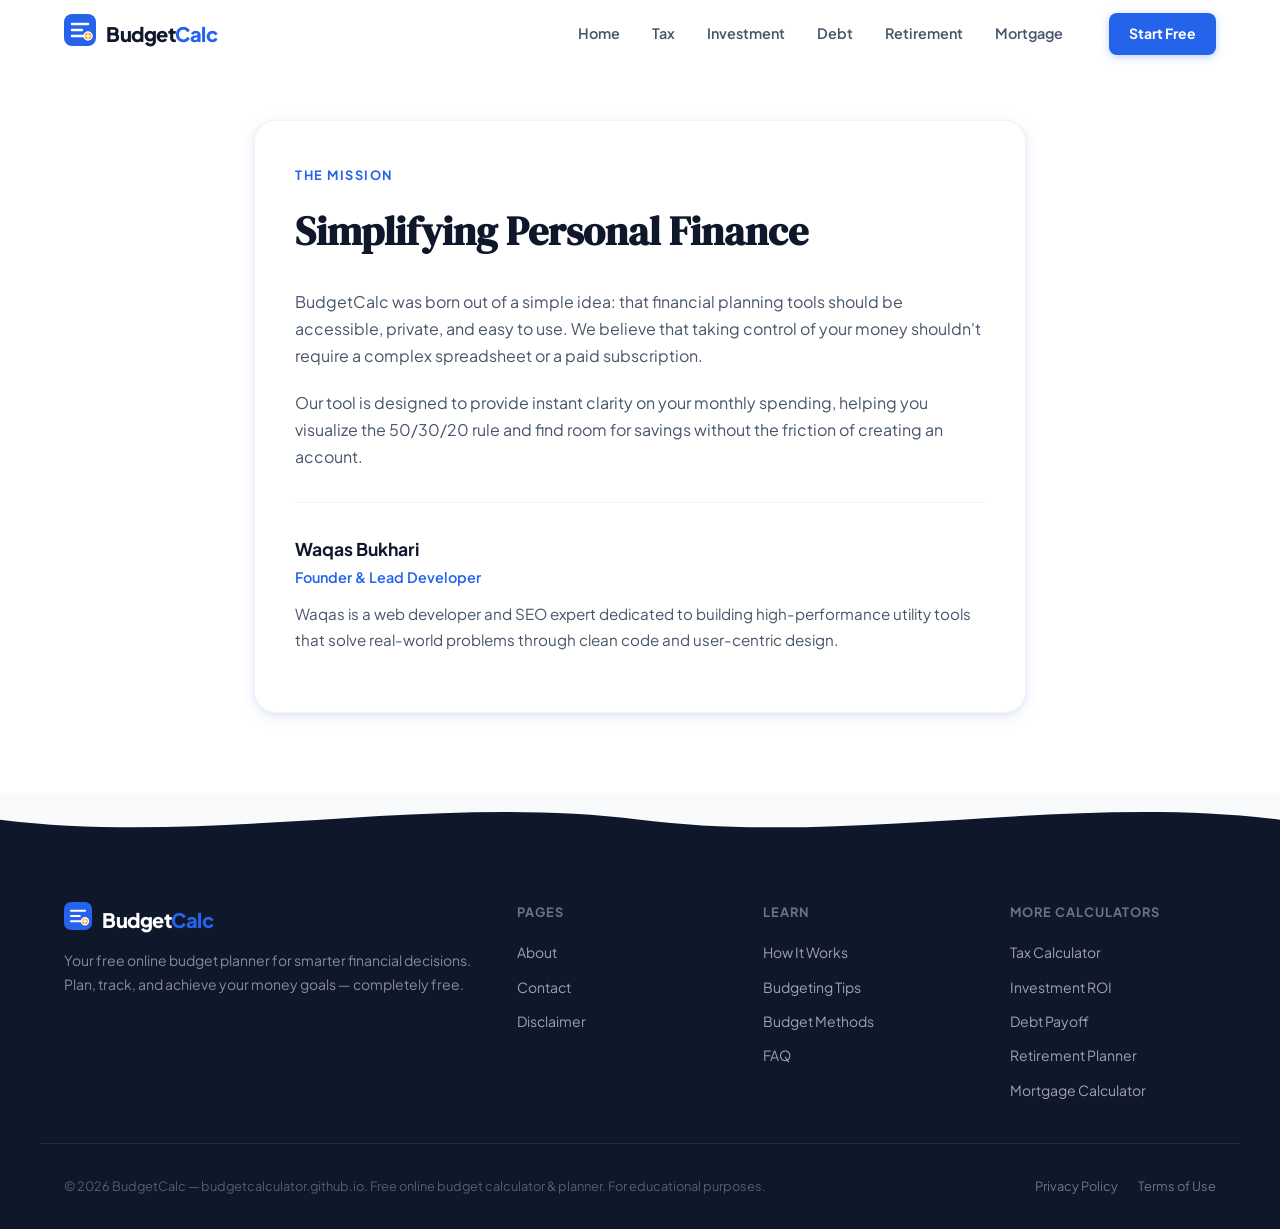
<file: about.html>
<!DOCTYPE html>
<html lang="en">
<head>
  <meta charset="UTF-8">
  <meta name="viewport" content="width=device-width, initial-scale=1.0">
  <title>About Us — BudgetCalc</title>
  <link rel="stylesheet" href="css/styles.css">
  <link rel="icon" type="image/png" sizes="32x32" href="/favicon.png">
  <style>
    .legal-content { padding: 120px 0 80px; }
    .legal-card { background: var(--white); padding: 40px; border-radius: var(--radius-lg); box-shadow: var(--shadow); border: 1px solid var(--gray-100); }
    .legal-card h1 { font-family: var(--font-display); font-size: 2.5rem; margin-bottom: 1.5rem; color: var(--gray-900); }
    .legal-card p { color: var(--gray-600); margin-bottom: 1.2rem; line-height: 1.7; }
    .profile-meta { display: flex; align-items: center; gap: 15px; margin-top: 2rem; padding-top: 2rem; border-top: 1px solid var(--gray-100); }
    .profile-info h3 { font-size: 1.1rem; color: var(--gray-900); margin: 0; }
    .profile-info span { font-size: 0.9rem; color: var(--blue-600); font-weight: 600; }
  </style>
</head>
<body>
  <div id="site-header"></div>

  <main class="legal-content">
    <div class="container-sm">
      <div class="legal-card">
        <span class="section-eyebrow">The Mission</span>
        <h1>Simplifying Personal Finance</h1>
        <p>BudgetCalc was born out of a simple idea: that financial planning tools should be accessible, private, and easy to use. We believe that taking control of your money shouldn't require a complex spreadsheet or a paid subscription.</p>
        
        <p>Our tool is designed to provide instant clarity on your monthly spending, helping you visualize the 50/30/20 rule and find room for savings without the friction of creating an account.</p>

        <div class="profile-meta">
          <div class="profile-info">
            <h3>Waqas Bukhari</h3>
            <span>Founder & Lead Developer</span>
            <p style="margin-top: 10px; font-size: 0.95rem;">Waqas is a web developer and SEO expert dedicated to building high-performance utility tools that solve real-world problems through clean code and user-centric design.</p>
          </div>
        </div>
      </div>
    </div>
  </main>

  <div id="site-footer"></div>
  <script src="components/header.js"></script>
  <script src="components/footer.js"></script>
  <script src="js/calculator.js"></script>
</body>
</html>
</file>
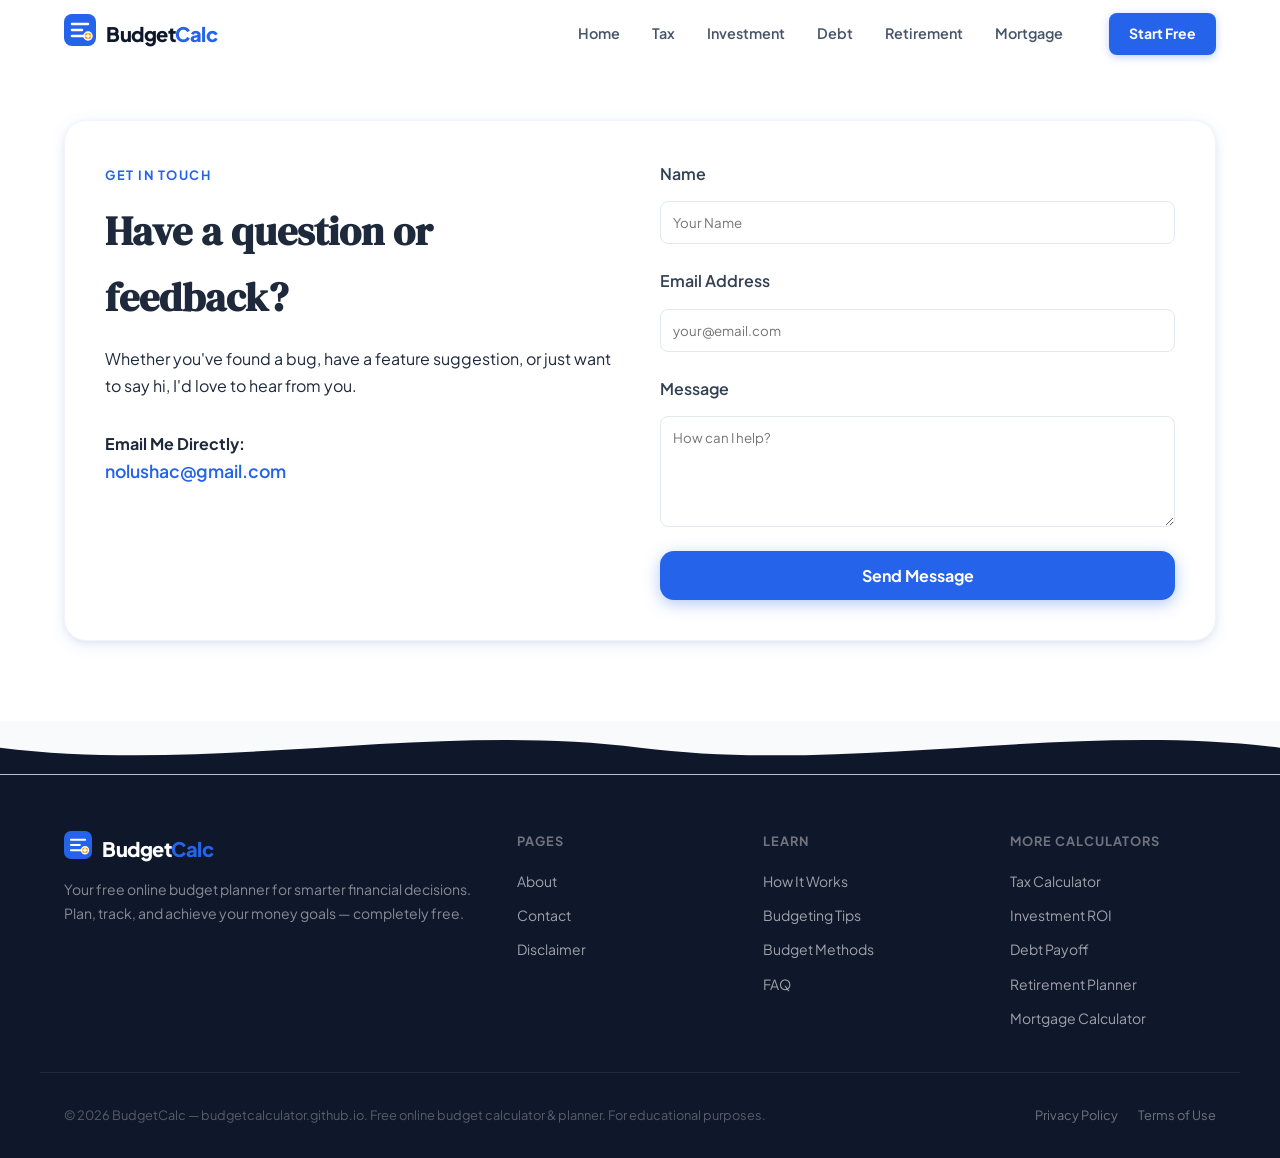
<file: contact.html>
<!DOCTYPE html>
<html lang="en">
<head>
  <meta charset="UTF-8">
  <meta name="viewport" content="width=device-width, initial-scale=1.0">
  <title>Contact Us — BudgetCalc</title>
  <link rel="stylesheet" href="css/styles.css">
  <link rel="icon" type="image/png" sizes="32x32" href="/favicon.png">
  <style>
    .legal-content { padding: 120px 0 80px; }
    .contact-grid { display: grid; grid-template-columns: 1fr 1fr; gap: 40px; background: var(--white); padding: 40px; border-radius: var(--radius-lg); box-shadow: var(--shadow); border: 1px solid var(--gray-100); }
    .contact-info h1 { font-family: var(--font-display); font-size: 2.5rem; margin-bottom: 1rem; }
    .contact-method { margin-top: 2rem; }
    .contact-link { color: var(--blue-600); font-weight: 600; text-decoration: none; font-size: 1.1rem; }
    .form-group { margin-bottom: 1.5rem; }
    .form-group label { display: block; margin-bottom: 8px; font-weight: 600; color: var(--gray-700); }
    .form-control { width: 100%; padding: 12px; border: 1px solid var(--gray-200); border-radius: 8px; font-family: inherit; }
    @media (max-width: 768px) { .contact-grid { grid-template-columns: 1fr; } }
  </style>
</head>
<body>
  <div id="site-header"></div>

  <main class="legal-content">
    <div class="container">
      <div class="contact-grid">
        <div class="contact-info">
          <span class="section-eyebrow">Get in Touch</span>
          <h1>Have a question or feedback?</h1>
          <p>Whether you've found a bug, have a feature suggestion, or just want to say hi, I'd love to hear from you.</p>
          
          <div class="contact-method">
            <p><strong>Email Me Directly:</strong></p>
            <a href="mailto:nolushac@gmail.com" class="contact-link">nolushac@gmail.com</a>
          </div>
        </div>

        <div class="contact-form">
          <form action="https://formspree.io/f/nolushac@gmail.com" method="POST">
            <div class="form-group">
              <label>Name</label>
              <input type="text" name="name" class="form-control" placeholder="Your Name" required>
            </div>
            <div class="form-group">
              <label>Email Address</label>
              <input type="email" name="email" class="form-control" placeholder="your@email.com" required>
            </div>
            <div class="form-group">
              <label>Message</label>
              <textarea name="message" class="form-control" rows="5" placeholder="How can I help?" required></textarea>
            </div>
            <button type="submit" class="btn-primary" style="width: 100%;">Send Message</button>
          </form>
        </div>
      </div>
    </div>
  </main>

  <div id="site-footer"></div>
  <script src="components/header.js"></script>
  <script src="components/footer.js"></script>
  <script src="js/calculator.js"></script>
</body>
</html>
</file>
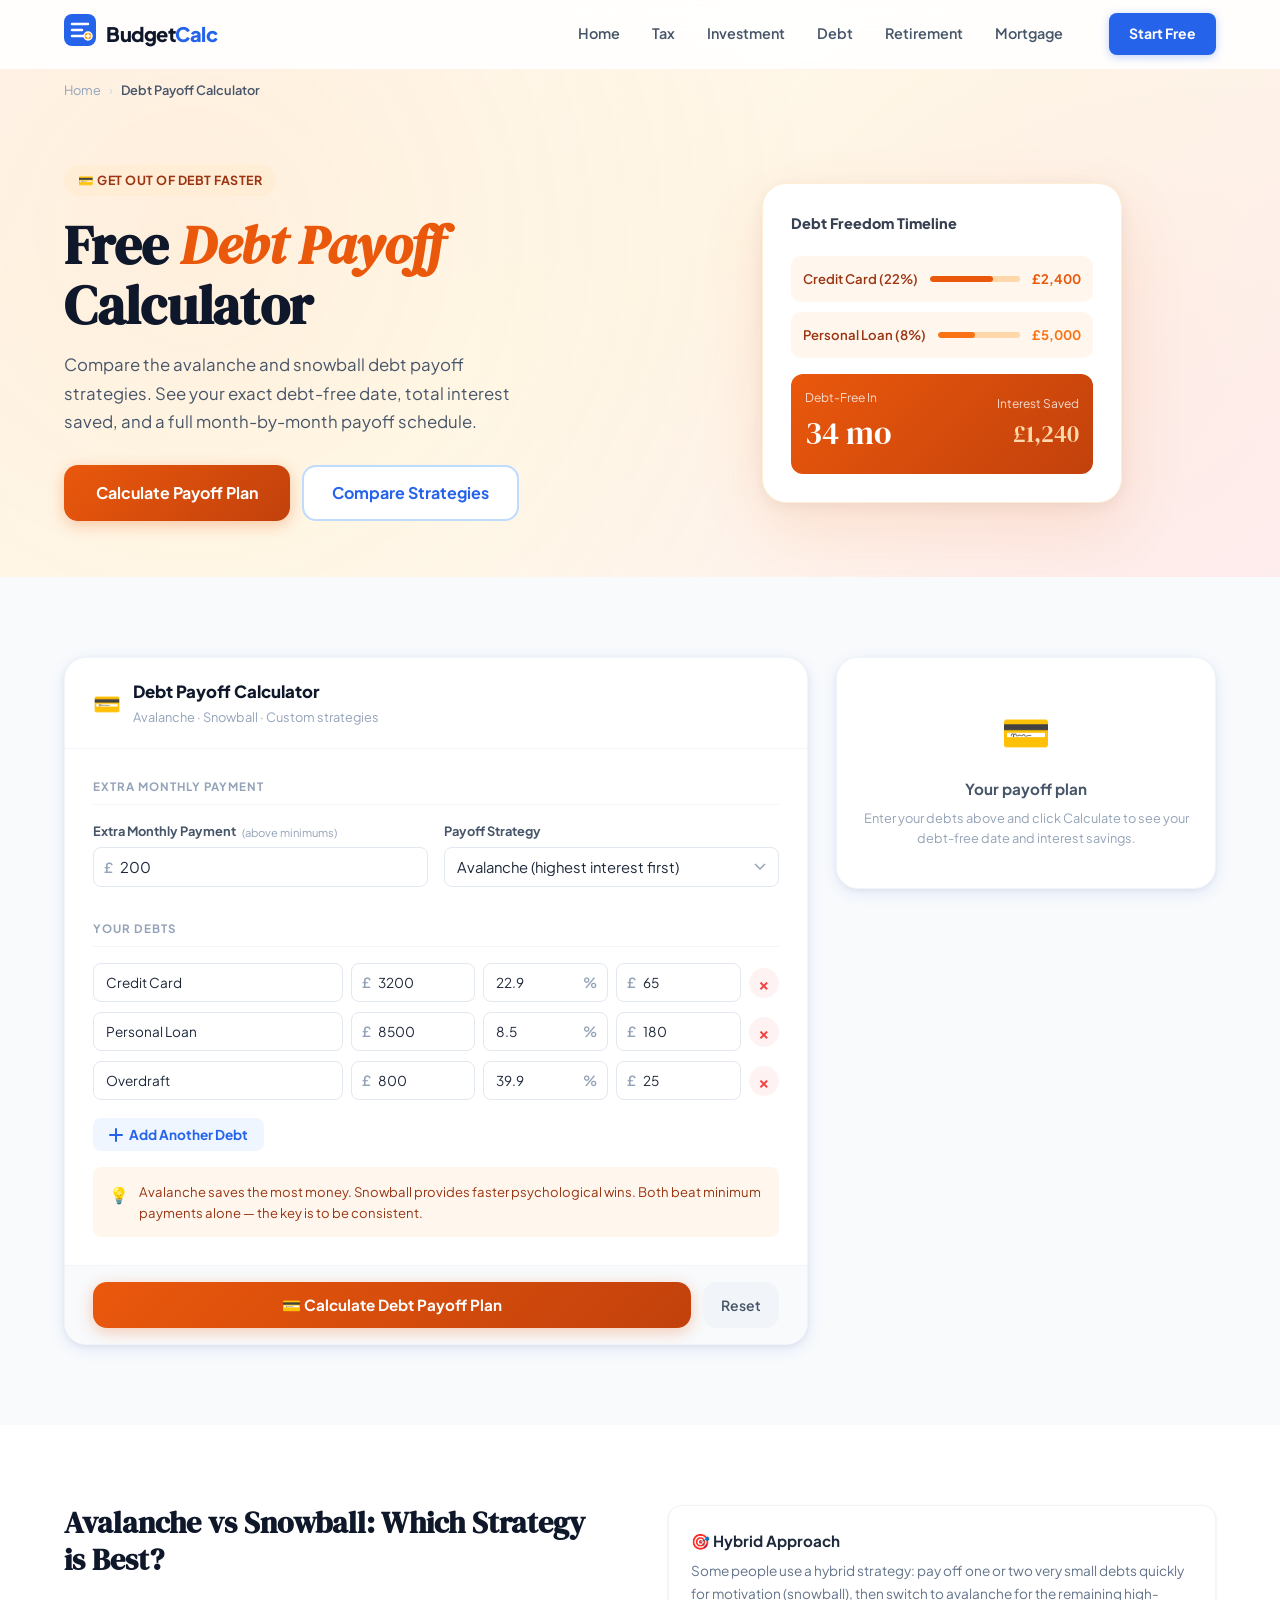
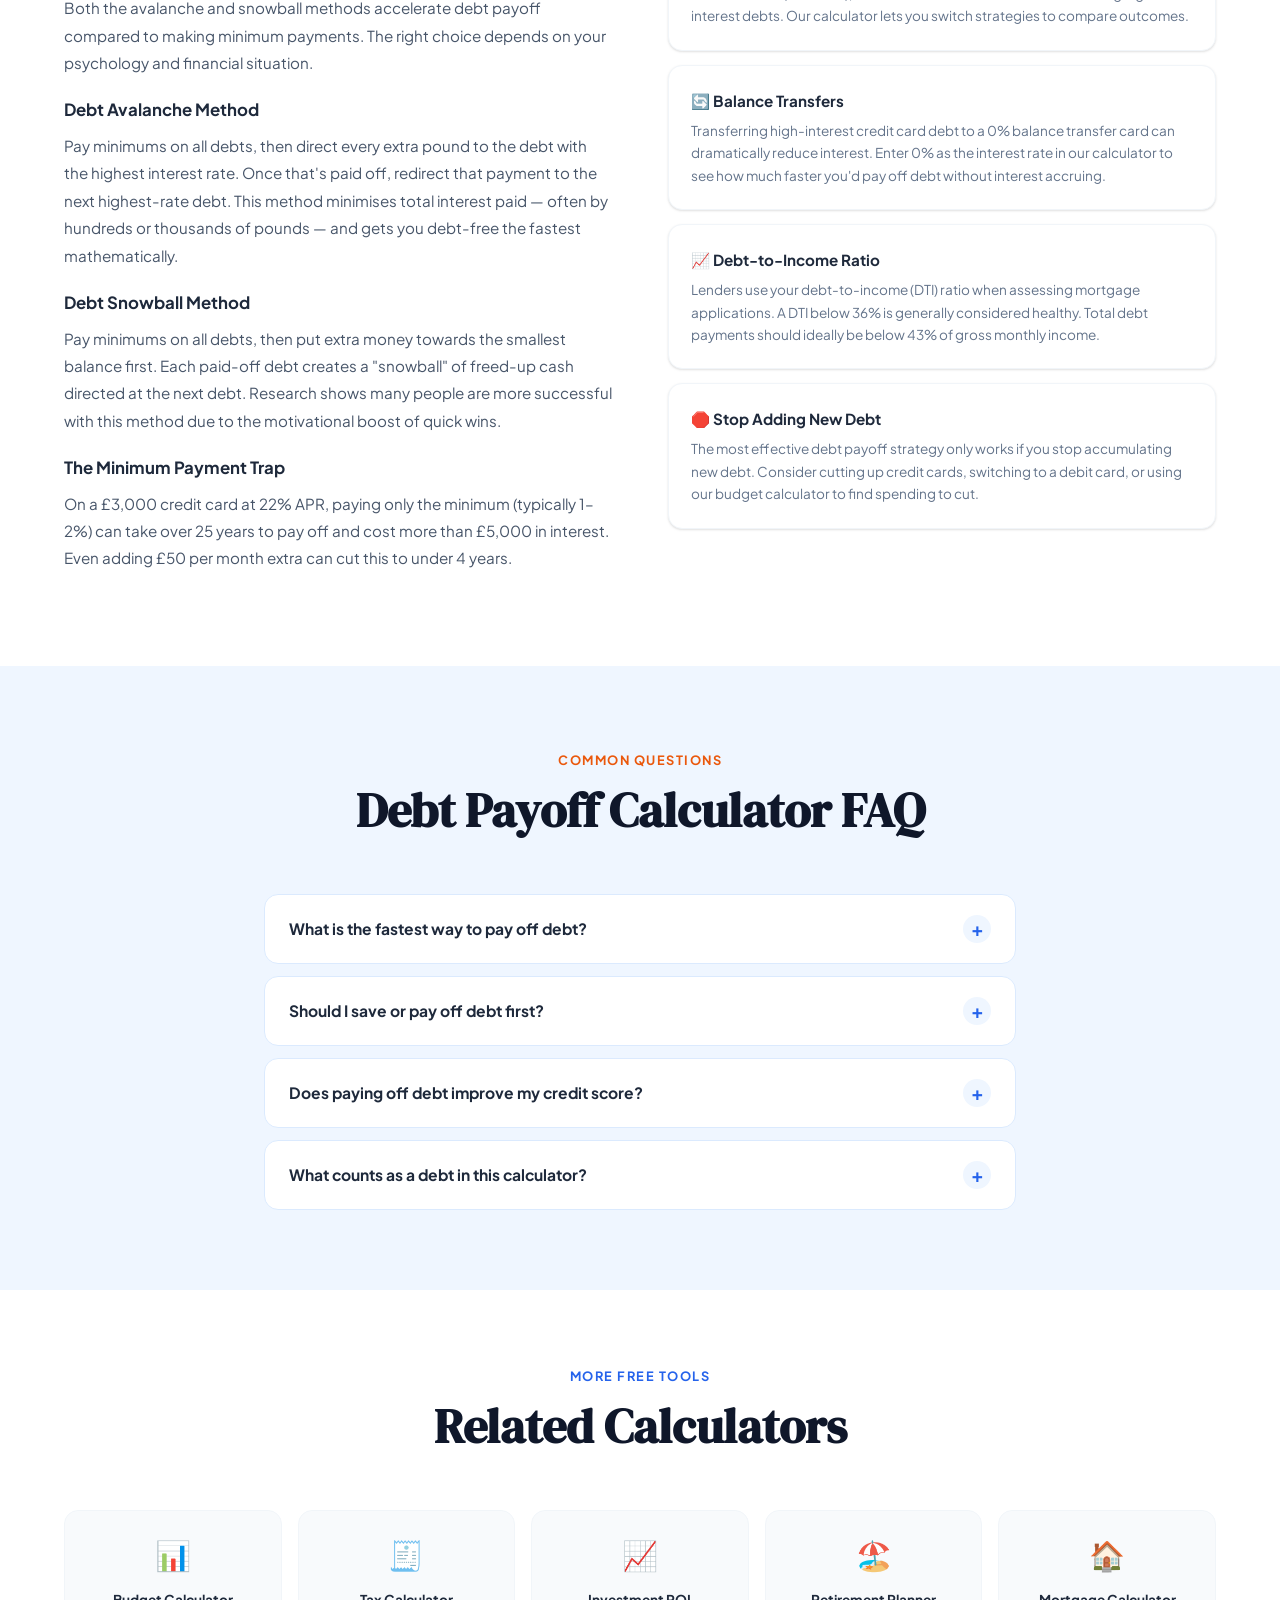
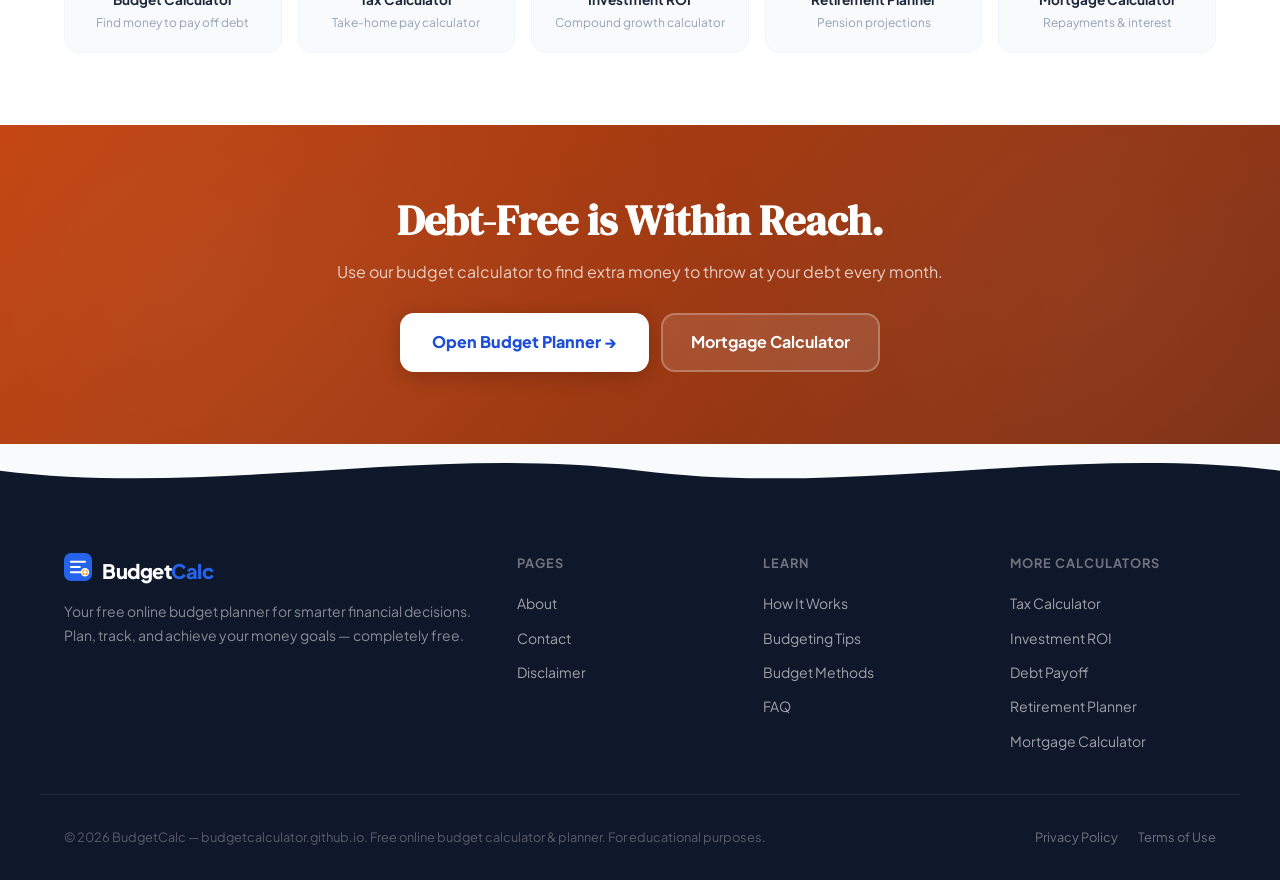
<file: debt-payoff.html>
<!DOCTYPE html>
<html lang="en">
<head>
  <meta charset="UTF-8">
  <meta name="viewport" content="width=device-width, initial-scale=1.0">
  <title>Debt Payoff Calculator — Avalanche &amp; Snowball Method | BudgetCalc</title>
  <meta name="description" content="Calculate your debt payoff timeline with the avalanche and snowball methods. Free debt calculator showing exact months to debt freedom, total interest saved, and month-by-month payoff schedule.">
  <meta name="keywords" content="debt payoff calculator, debt snowball calculator, debt avalanche calculator, credit card payoff calculator, debt free calculator, loan payoff calculator, debt repayment calculator">
  <meta name="robots" content="index, follow">
  <link rel="canonical" href="https://budgetcalculator.github.io/debt-payoff">
  <link rel="icon" type="image/png" sizes="32x32" href="/favicon.png">
  <script type="application/ld+json">
  {"@context":"https://schema.org","@graph":[
    {"@type":"WebApplication","name":"Debt Payoff Calculator","url":"https://budgetcalculator.github.io/debt-payoff","applicationCategory":"FinanceApplication","offers":{"@type":"Offer","price":"0","priceCurrency":"GBP"},"description":"Free debt payoff calculator. Compare avalanche vs snowball strategies to get out of debt faster and save on interest."},
    {"@type":"BreadcrumbList","itemListElement":[{"@type":"ListItem","position":1,"name":"Home","item":"https://budgetcalculator.github.io/"},{"@type":"ListItem","position":2,"name":"Debt Payoff Calculator","item":"https://budgetcalculator.github.io/debt-payoff"}]},
    {"@type":"FAQPage","mainEntity":[
      {"@type":"Question","name":"What is the debt avalanche method?","acceptedAnswer":{"@type":"Answer","text":"The debt avalanche method involves paying minimums on all debts and directing any extra money to the highest-interest debt first. This minimises total interest paid and is mathematically the fastest way to become debt-free."}},
      {"@type":"Question","name":"What is the debt snowball method?","acceptedAnswer":{"@type":"Answer","text":"The debt snowball method involves paying off the smallest balance first while paying minimums on larger debts. This provides quick psychological wins that help maintain motivation throughout the debt payoff journey."}}
    ]}
  ]}
  </script>
  <link rel="preconnect" href="https://fonts.googleapis.com">
  <link rel="preconnect" href="https://fonts.gstatic.com" crossorigin>
  <link href="https://fonts.googleapis.com/css2?family=DM+Serif+Display:ital@0;1&family=Plus+Jakarta+Sans:wght@400;500;600;700;800&display=swap" rel="stylesheet">
  <link rel="stylesheet" href="css/styles.css">
  <link rel="stylesheet" href="css/calc-pages.css">
  <style>
    :root{ --hero-from:#FFF7ED;--hero-mid:#FFFBEB;--hero-to:#FEF2F2;--hero-glow1:rgba(249,115,22,.07);--hero-glow2:rgba(239,68,68,.06);--btn-from:#EA580C;--btn-to:#C2410C;--btn-shadow:rgba(234,88,12,.3);--cta-from:#C2410C;--cta-to:#7C2D12; }
    .page-hero-badge{background:#FFEDD5;color:#9A3412;}
    .page-hero-title .accent{color:#EA580C;}
    .results-aside-header{background:linear-gradient(135deg,#EA580C,#C2410C);}
    .ras-highlight{background:#FFF7ED;} .ras-highlight-label{color:#9A3412;} .ras-highlight-val{color:#EA580C;}
  </style>
</head>
<body>
<div id="site-header"></div>
<main>
  <section class="page-hero">
    <nav class="breadcrumb" aria-label="Breadcrumb"><a href="index">Home</a><span class="breadcrumb-sep">›</span><span class="breadcrumb-current">Debt Payoff Calculator</span></nav>
    <div class="page-hero-inner">
      <div class="page-hero-text">
        <div class="page-hero-badge">💳 Get Out of Debt Faster</div>
        <h1 class="page-hero-title">Free <span class="accent">Debt Payoff</span> Calculator</h1>
        <p class="page-hero-desc">Compare the avalanche and snowball debt payoff strategies. See your exact debt-free date, total interest saved, and a full month-by-month payoff schedule.</p>
        <div class="page-hero-ctas">
          <a href="#debt-tool" class="btn-primary" style="background:linear-gradient(135deg,#EA580C,#C2410C);box-shadow:0 4px 16px rgba(234,88,12,.3)">Calculate Payoff Plan</a>
          <a href="#payoff-strategies" class="btn-secondary">Compare Strategies</a>
        </div>
      </div>
      <div class="page-hero-visual" aria-hidden="true">
        <div style="background:white;border-radius:24px;padding:28px;box-shadow:0 24px 64px rgba(234,88,12,.12),0 4px 16px rgba(0,0,0,.06);max-width:360px;margin:0 auto;border:1px solid #ffedd5;">
          <div style="font-weight:800;font-size:.9rem;color:#374151;margin-bottom:20px;">Debt Freedom Timeline</div>
          <div style="display:flex;flex-direction:column;gap:10px;margin-bottom:16px;">
            <div style="padding:12px;background:#fff7ed;border-radius:10px;display:flex;justify-content:space-between;align-items:center;"><span style="font-size:.82rem;color:#9a3412;font-weight:600;">Credit Card (22%)</span><div style="flex:1;margin:0 12px;height:6px;background:#fed7aa;border-radius:4px;overflow:hidden;"><div style="width:70%;height:100%;background:#EA580C;border-radius:4px;"></div></div><span style="font-size:.82rem;font-weight:700;color:#ea580c;">£2,400</span></div>
            <div style="padding:12px;background:#fff7ed;border-radius:10px;display:flex;justify-content:space-between;align-items:center;"><span style="font-size:.82rem;color:#9a3412;font-weight:600;">Personal Loan (8%)</span><div style="flex:1;margin:0 12px;height:6px;background:#fed7aa;border-radius:4px;overflow:hidden;"><div style="width:45%;height:100%;background:#F97316;border-radius:4px;"></div></div><span style="font-size:.82rem;font-weight:700;color:#F97316;">£5,000</span></div>
          </div>
          <div style="padding:14px;background:linear-gradient(135deg,#EA580C,#C2410C);border-radius:12px;display:flex;justify-content:space-between;align-items:center;">
            <div><div style="font-size:.75rem;color:rgba(255,255,255,.8);">Debt-Free In</div><div style="font-family:'DM Serif Display',serif;font-size:2rem;color:white;">34 mo</div></div>
            <div style="text-align:right;"><div style="font-size:.75rem;color:rgba(255,255,255,.8);">Interest Saved</div><div style="font-family:'DM Serif Display',serif;font-size:1.5rem;color:#fed7aa;">£1,240</div></div>
          </div>
        </div>
      </div>
    </div>
  </section>

  <!-- TOOL -->
  <section class="tool-section" id="debt-tool">
    <div class="tool-layout">
      <div class="tool-panel">
        <div class="tool-panel-header">
          <span class="tool-panel-icon">💳</span>
          <div><div class="tool-panel-title">Debt Payoff Calculator</div><div class="tool-panel-sub">Avalanche · Snowball · Custom strategies</div></div>
        </div>
        <div class="tool-panel-body">
          <div class="form-section-sep">Extra Monthly Payment</div>
          <div class="form-row">
            <div class="field">
              <label class="field-label" for="extraPayment">Extra Monthly Payment <span class="field-hint">(above minimums)</span></label>
              <div class="field-input-wrap"><span class="field-prefix">£</span><input class="finput has-prefix" type="number" id="extraPayment" value="200" min="0" placeholder="200"></div>
            </div>
            <div class="field">
              <label class="field-label" for="payoffStrategy">Payoff Strategy</label>
              <select class="fselect" id="payoffStrategy">
                <option value="avalanche">Avalanche (highest interest first)</option>
                <option value="snowball">Snowball (smallest balance first)</option>
              </select>
            </div>
          </div>

          <div class="form-section-sep">Your Debts</div>
          <div id="debtRows"></div>
          <button class="btn-add-expense" id="addDebtBtn" type="button" style="margin-top:8px;">
            <svg width="14" height="14" viewBox="0 0 14 14" fill="none"><path d="M7 1v12M1 7h12" stroke="currentColor" stroke-width="2" stroke-linecap="round"/></svg>
            Add Another Debt
          </button>
          <div class="info-callout" style="background:#FFF7ED;color:#9A3412;margin-top:16px;">
            <span class="info-callout-icon">💡</span>
            <span>Avalanche saves the most money. Snowball provides faster psychological wins. Both beat minimum payments alone — the key is to be consistent.</span>
          </div>
        </div>
        <div class="tool-panel-footer">
          <button class="btn-calc-main" id="debtCalcBtn" style="--btn-from:#EA580C;--btn-to:#C2410C;--btn-shadow:rgba(234,88,12,.3)">💳 Calculate Debt Payoff Plan</button>
          <button class="btn-calc-reset" id="debtResetBtn">Reset</button>
        </div>
      </div>
      <aside class="results-aside" id="debtResults">
        <div class="results-empty-state"><div class="res-empty-icon">💳</div><div class="res-empty-title">Your payoff plan</div><div class="res-empty-desc">Enter your debts above and click Calculate to see your debt-free date and interest savings.</div></div>
      </aside>
    </div>
  </section>

  <!-- CONTENT -->
  <section class="page-content-section" id="payoff-strategies">
    <div class="content-cols container">
      <div class="content-prose fade-in">
        <h2>Avalanche vs Snowball: Which Strategy is Best?</h2>
        <p>Both the avalanche and snowball methods accelerate debt payoff compared to making minimum payments. The right choice depends on your psychology and financial situation.</p>
        <h3>Debt Avalanche Method</h3>
        <p>Pay minimums on all debts, then direct every extra pound to the debt with the highest interest rate. Once that's paid off, redirect that payment to the next highest-rate debt. This method minimises total interest paid — often by hundreds or thousands of pounds — and gets you debt-free the fastest mathematically.</p>
        <h3>Debt Snowball Method</h3>
        <p>Pay minimums on all debts, then put extra money towards the smallest balance first. Each paid-off debt creates a "snowball" of freed-up cash directed at the next debt. Research shows many people are more successful with this method due to the motivational boost of quick wins.</p>
        <h3>The Minimum Payment Trap</h3>
        <p>On a £3,000 credit card at 22% APR, paying only the minimum (typically 1–2%) can take over 25 years to pay off and cost more than £5,000 in interest. Even adding £50 per month extra can cut this to under 4 years.</p>
      </div>
      <div class="info-cards fade-in">
        <div class="info-card"><h3>🎯 Hybrid Approach</h3><p>Some people use a hybrid strategy: pay off one or two very small debts quickly for motivation (snowball), then switch to avalanche for the remaining high-interest debts. Our calculator lets you switch strategies to compare outcomes.</p></div>
        <div class="info-card"><h3>🔄 Balance Transfers</h3><p>Transferring high-interest credit card debt to a 0% balance transfer card can dramatically reduce interest. Enter 0% as the interest rate in our calculator to see how much faster you'd pay off debt without interest accruing.</p></div>
        <div class="info-card"><h3>📈 Debt-to-Income Ratio</h3><p>Lenders use your debt-to-income (DTI) ratio when assessing mortgage applications. A DTI below 36% is generally considered healthy. Total debt payments should ideally be below 43% of gross monthly income.</p></div>
        <div class="info-card"><h3>🛑 Stop Adding New Debt</h3><p>The most effective debt payoff strategy only works if you stop accumulating new debt. Consider cutting up credit cards, switching to a debit card, or using our budget calculator to find spending to cut.</p></div>
      </div>
    </div>
  </section>

  <section class="page-faq-section page-content-section blue">
    <div class="page-faq-inner">
      <div class="section-header fade-in"><span class="section-eyebrow" style="color:#EA580C">Common Questions</span><h2 class="section-title">Debt Payoff Calculator FAQ</h2></div>
      <div class="faq-list">
        <div class="faq-item fade-in"><div class="faq-q" tabindex="0">What is the fastest way to pay off debt?<span class="faq-icon">+</span></div><div class="faq-a">Mathematically, the avalanche method (targeting highest-interest debt first) is the fastest and cheapest way to pay off debt. The key variables are: how much extra you pay each month and whether you can reduce interest rates through balance transfers or debt consolidation. Our calculator shows your exact payoff timeline with different extra payment amounts.</div></div>
        <div class="faq-item fade-in"><div class="faq-q" tabindex="0">Should I save or pay off debt first?<span class="faq-icon">+</span></div><div class="faq-a">A common rule is: if your debt interest rate is higher than your savings interest rate (usually the case with credit cards), paying off debt gives a better guaranteed return. However, maintaining a small emergency fund (£1,000–£3,000) before aggressively paying debt is wise, to avoid relying on credit cards for unexpected expenses.</div></div>
        <div class="faq-item fade-in"><div class="faq-q" tabindex="0">Does paying off debt improve my credit score?<span class="faq-icon">+</span></div><div class="faq-a">Yes. Paying off revolving debt (credit cards, overdrafts) typically improves your credit score by reducing your credit utilisation ratio — ideally below 30% of your limit. Paying off installment loans (personal loans, car finance) also builds your credit history positively.</div></div>
        <div class="faq-item fade-in"><div class="faq-q" tabindex="0">What counts as a debt in this calculator?<span class="faq-icon">+</span></div><div class="faq-a">Enter any debt with an interest rate and a required minimum payment: credit cards, store cards, personal loans, car finance, payday loans, overdrafts, or student loans. For your mortgage, use our dedicated mortgage calculator instead as it involves property equity and different calculations.</div></div>
      </div>
    </div>
  </section>

  <section class="related-section"><div class="container"><div class="section-header fade-in"><span class="section-eyebrow">More Free Tools</span><h2 class="section-title">Related Calculators</h2></div></div>
    <div class="related-grid">
      <a href="index" class="related-card fade-in"><div class="related-card-icon">📊</div><div class="related-card-name">Budget Calculator</div><div class="related-card-desc">Find money to pay off debt</div></a>
      <a href="tax-calculator" class="related-card fade-in"><div class="related-card-icon">🧾</div><div class="related-card-name">Tax Calculator</div><div class="related-card-desc">Take-home pay calculator</div></a>
      <a href="investment-roi" class="related-card fade-in"><div class="related-card-icon">📈</div><div class="related-card-name">Investment ROI</div><div class="related-card-desc">Compound growth calculator</div></a>
      <a href="retirement-planner" class="related-card fade-in"><div class="related-card-icon">🏖️</div><div class="related-card-name">Retirement Planner</div><div class="related-card-desc">Pension projections</div></a>
      <a href="mortgage-calculator" class="related-card fade-in"><div class="related-card-icon">🏠</div><div class="related-card-name">Mortgage Calculator</div><div class="related-card-desc">Repayments &amp; interest</div></a>
    </div>
  </section>

  <section class="page-cta" style="--cta-from:#C2410C;--cta-to:#7C2D12;">
    <div class="page-cta-inner fade-in">
      <h2 class="page-cta-title">Debt-Free is Within Reach.</h2>
      <p class="page-cta-desc">Use our budget calculator to find extra money to throw at your debt every month.</p>
      <div class="page-cta-btns"><a href="index#calculator" class="btn-cta-white">Open Budget Planner →</a><a href="mortgage-calculator" class="btn-cta-ghost">Mortgage Calculator</a></div>
    </div>
  </section>
</main>
<div id="site-footer"></div>
<script src="components/header.js"></script>
<script src="components/footer.js"></script>
<script>
let debtCount = 0;
const DEBT_DEFAULTS = [
  { name:'Credit Card', balance:3200, rate:22.9, min:65 },
  { name:'Personal Loan', balance:8500, rate:8.5, min:180 },
  { name:'Overdraft', balance:800, rate:39.9, min:25 },
];
function fmt(n){ return new Intl.NumberFormat('en-GB',{style:'currency',currency:'GBP',maximumFractionDigits:2}).format(n); }

function addDebt(name='',balance='',rate='',min=''){
  const id = ++debtCount;
  const container = document.getElementById('debtRows');
  const div = document.createElement('div');
  div.dataset.id = id;
  div.style.cssText = 'display:grid;grid-template-columns:2fr 1fr 1fr 1fr auto;gap:8px;align-items:center;margin-bottom:10px;';
  div.innerHTML = `
    <input class="finput debt-name" type="text" placeholder="Debt name" value="${name}" style="font-size:.85rem">
    <div class="field-input-wrap"><span class="field-prefix">£</span><input class="finput has-prefix debt-balance" type="number" placeholder="Balance" value="${balance}" min="0" step="0.01" style="font-size:.85rem"></div>
    <div class="field-input-wrap"><input class="finput has-suffix debt-rate" type="number" placeholder="APR" value="${rate}" min="0" max="200" step="0.1" style="font-size:.85rem"><span class="field-suffix">%</span></div>
    <div class="field-input-wrap"><span class="field-prefix">£</span><input class="finput has-prefix debt-min" type="number" placeholder="Min £" value="${min}" min="0" step="0.01" style="font-size:.85rem"></div>
    <button class="btn-remove-expense" onclick="this.closest('[data-id]').remove()" aria-label="Remove debt">×</button>
  `;
  container.appendChild(div);
}

function calcDebt(){
  const extra = parseFloat(document.getElementById('extraPayment').value)||0;
  const strategy = document.getElementById('payoffStrategy').value;
  const rows = document.querySelectorAll('#debtRows [data-id]');
  let debts = [];
  rows.forEach(row => {
    const b = parseFloat(row.querySelector('.debt-balance')?.value)||0;
    const r = parseFloat(row.querySelector('.debt-rate')?.value)||0;
    const m = parseFloat(row.querySelector('.debt-min')?.value)||0;
    const n = row.querySelector('.debt-name')?.value||'Debt';
    if(b>0) debts.push({ name:n, balance:b, rate:r/100/12, minPay:m });
  });
  if(!debts.length) return;

  const totalMinimums = debts.reduce((s,d)=>s+d.minPay,0);
  const totalPayment = totalMinimums + extra;

  // Clone debts
  let working = debts.map((d,i)=>({...d, remaining:d.balance, idx:i}));
  let month = 0; let totalInterest = 0; let minInterest = 0;

  // Sort by strategy
  function sortDebts(arr){
    if(strategy==='avalanche') return [...arr].sort((a,b)=>b.rate-a.rate);
    return [...arr].sort((a,b)=>a.remaining-b.remaining);
  }

  const timeline = [];
  while(working.some(d=>d.remaining>0) && month < 600){
    month++;
    let available = totalPayment;
    // Pay interest and minimums
    let monthInterest = 0;
    working.forEach(d=>{ if(d.remaining>0){ const int=d.remaining*d.rate; d.remaining+=int; monthInterest+=int; } });
    totalInterest += monthInterest;
    // Pay minimums
    const sorted = sortDebts(working.filter(d=>d.remaining>0));
    sorted.forEach(d=>{ const pay=Math.min(d.minPay, d.remaining); d.remaining=Math.max(0,d.remaining-pay); available-=pay; });
    // Extra to priority debt
    if(available>0){
      const priority = sortDebts(working.filter(d=>d.remaining>0))[0];
      if(priority){ const pay=Math.min(available,priority.remaining); priority.remaining=Math.max(0,priority.remaining-pay); }
    }
    if(month<=60) timeline.push({ month, debts: working.map(d=>({...d})) });
  }

  // Min-payment-only comparison
  let minWorking = debts.map(d=>({...d,remaining:d.balance}));
  let minMonth = 0;
  while(minWorking.some(d=>d.remaining>0) && minMonth<1200){
    minMonth++;
    minWorking.forEach(d=>{ if(d.remaining>0){ const int=d.remaining*d.rate; d.remaining+=int; const pay=Math.max(d.minPay,d.remaining*0.01); d.remaining=Math.max(0,d.remaining-Math.min(pay,d.remaining)); } });
    minWorking.forEach(d=>{ if(d.remaining>0){ const int=d.remaining*d.rate; minInterest+=int; } });
  }

  const totalDebt = debts.reduce((s,d)=>s+d.balance,0);
  renderDebtResults({ debts, totalDebt, months:month, totalInterest, minMonths:minMonth, interestSaved:Math.max(0,minInterest-totalInterest), strategy, totalPayment, timeline });
}

function renderDebtResults(r){
  const el = document.getElementById('debtResults');
  const yrs = Math.floor(r.months/12); const mos = r.months%12;
  const debtItems = r.debts.map((d,i)=>`
    <div class="ras-row">
      <span class="ras-row-label">${d.name}</span>
      <span class="ras-row-val">${fmt(d.balance)}</span>
    </div>`).join('');

  el.innerHTML = `
    <div class="results-aside-header">
      <div class="results-aside-label">Debt-Free In</div>
      <div class="results-aside-big">${yrs>0?yrs+'y ':''} ${mos}mo</div>
      <div class="results-aside-sub">${r.strategy==='avalanche'?'Avalanche':'Snowball'} strategy · £${r.totalPayment.toFixed(0)}/mo total</div>
    </div>
    <div class="results-aside-body">
      <div class="results-aside-section">
        <div class="ras-title">Overview</div>
        <div class="ras-rows">
          <div class="ras-row"><span class="ras-row-label">Total Debt</span><span class="ras-row-val">${fmt(r.totalDebt)}</span></div>
          <div class="ras-row"><span class="ras-row-label">Total Interest</span><span class="ras-row-val" style="color:#EA580C">${fmt(r.totalInterest)}</span></div>
          <div class="ras-row"><span class="ras-row-label">vs Min Payments Only</span><span class="ras-row-val">${Math.floor(r.minMonths/12)}y ${r.minMonths%12}mo</span></div>
        </div>
        <div class="ras-divider"></div>
        <div class="ras-highlight">
          <span class="ras-highlight-label">Interest Saved</span>
          <span class="ras-highlight-val">${fmt(r.interestSaved)}</span>
        </div>
      </div>
      <div class="ras-divider"></div>
      <div class="results-aside-section">
        <div class="ras-title">Your Debts</div>
        <div class="ras-rows">${debtItems}</div>
      </div>
      <div class="ras-divider"></div>
      <div class="results-aside-section">
        <div class="ras-title">Payoff Progress</div>
        <div class="ras-bar-wrap">
          <div class="ras-bar-label"><span>Months elapsed</span><span>${r.months} of ${r.minMonths}</span></div>
          <div class="ras-bar-bg"><div class="ras-bar-fill" style="width:${Math.min(r.months/r.minMonths*100,100).toFixed(0)}%;background:#EA580C;"></div></div>
        </div>
        <p style="font-size:.75rem;color:var(--gray-400);margin-top:8px;">Your strategy pays off debt ${r.minMonths-r.months} months earlier than minimum payments.</p>
      </div>
    </div>
  `;
}

document.addEventListener('DOMContentLoaded',()=>{
  Header.render(); Footer.render();
  DEBT_DEFAULTS.forEach(d=>addDebt(d.name,d.balance,d.rate,d.min));
  document.getElementById('addDebtBtn').addEventListener('click',()=>addDebt());
  document.getElementById('debtCalcBtn').addEventListener('click',calcDebt);
  document.getElementById('debtResetBtn').addEventListener('click',()=>{ document.getElementById('debtRows').innerHTML=''; debtCount=0; DEBT_DEFAULTS.forEach(d=>addDebt(d.name,d.balance,d.rate,d.min)); document.getElementById('debtResults').innerHTML='<div class="results-empty-state"><div class="res-empty-icon">💳</div><div class="res-empty-title">Your payoff plan</div><div class="res-empty-desc">Enter your debts and click Calculate.</div></div>'; });
  document.querySelectorAll('.faq-q').forEach(q=>q.addEventListener('click',()=>{ const i=q.closest('.faq-item'); const o=i.classList.contains('open'); document.querySelectorAll('.faq-item').forEach(x=>x.classList.remove('open')); if(!o)i.classList.add('open'); }));
  const obs=new IntersectionObserver(e=>e.forEach(x=>{if(x.isIntersecting)x.target.classList.add('visible');}),{threshold:.1}); document.querySelectorAll('.fade-in').forEach(el=>obs.observe(el));
});
</script>
</body>
</html>
</file>
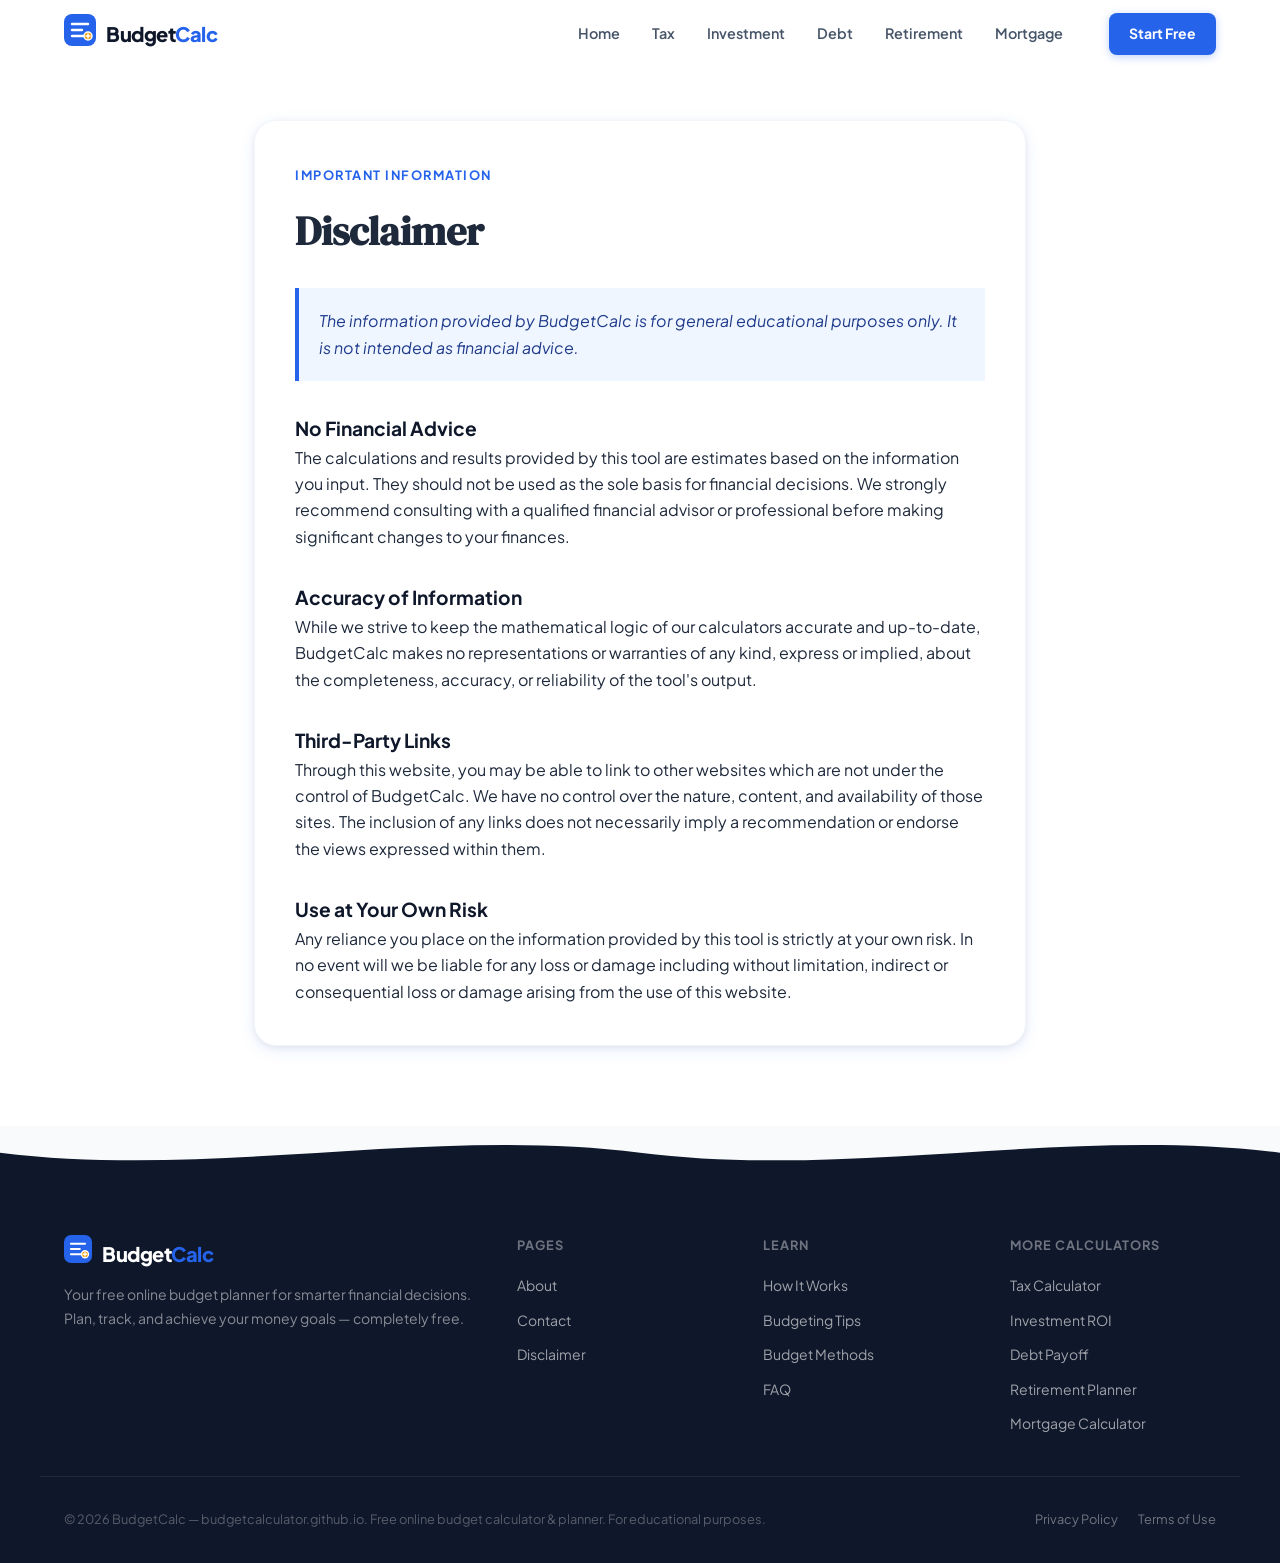
<file: disclaimer.html>
<!DOCTYPE html>
<html lang="en">
<head>
  <meta charset="UTF-8">
  <meta name="viewport" content="width=device-width, initial-scale=1.0">
  <title>Disclaimer — BudgetCalc</title>
  <link rel="stylesheet" href="css/styles.css">
  <link rel="icon" type="image/png" sizes="32x32" href="/favicon.png">
  <style>
    .legal-content { padding: 120px 0 80px; }
    .legal-card { background: var(--white); padding: 40px; border-radius: var(--radius-lg); box-shadow: var(--shadow); border: 1px solid var(--gray-100); }
    .legal-card h1 { font-family: var(--font-display); font-size: 2.5rem; margin-bottom: 1.5rem; }
    .legal-card h2 { font-size: 1.2rem; margin-top: 2rem; color: var(--gray-900); }
    .disclaimer-box { background: var(--blue-50); border-left: 4px solid var(--blue-600); padding: 20px; margin: 20px 0; font-style: italic; color: var(--blue-900); }
  </style>
</head>
<body>
  <div id="site-header"></div>

  <main class="legal-content">
    <div class="container-sm">
      <div class="legal-card">
        <span class="section-eyebrow">Important Information</span>
        <h1>Disclaimer</h1>
        
        <div class="disclaimer-box">
          The information provided by BudgetCalc is for general educational purposes only. It is not intended as financial advice.
        </div>

        <h2>No Financial Advice</h2>
        <p>The calculations and results provided by this tool are estimates based on the information you input. They should not be used as the sole basis for financial decisions. We strongly recommend consulting with a qualified financial advisor or professional before making significant changes to your finances.</p>

        <h2>Accuracy of Information</h2>
        <p>While we strive to keep the mathematical logic of our calculators accurate and up-to-date, BudgetCalc makes no representations or warranties of any kind, express or implied, about the completeness, accuracy, or reliability of the tool's output.</p>

        <h2>Third-Party Links</h2>
        <p>Through this website, you may be able to link to other websites which are not under the control of BudgetCalc. We have no control over the nature, content, and availability of those sites. The inclusion of any links does not necessarily imply a recommendation or endorse the views expressed within them.</p>

        <h2>Use at Your Own Risk</h2>
        <p>Any reliance you place on the information provided by this tool is strictly at your own risk. In no event will we be liable for any loss or damage including without limitation, indirect or consequential loss or damage arising from the use of this website.</p>
      </div>
    </div>
  </main>

  <div id="site-footer"></div>
  <script src="components/header.js"></script>
  <script src="components/footer.js"></script>
  <script src="js/calculator.js"></script>
</body>
</html>
</file>
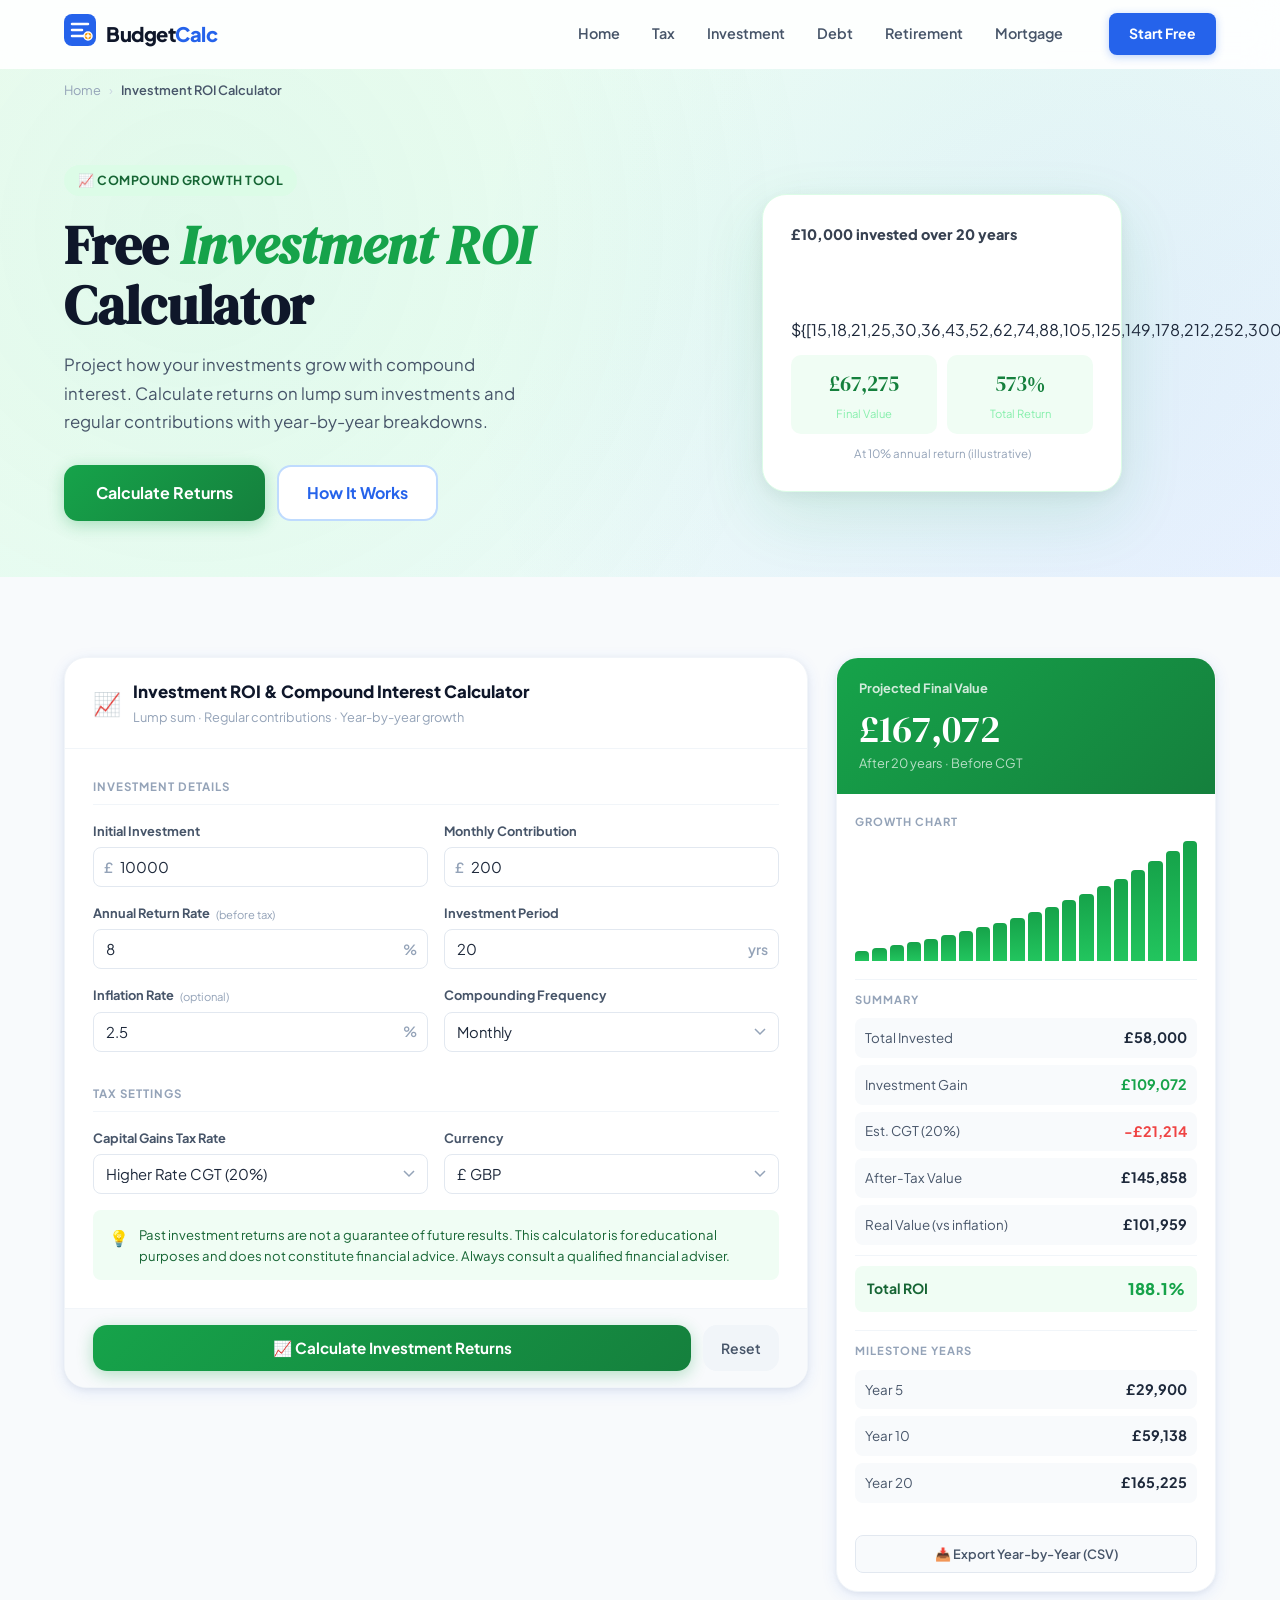
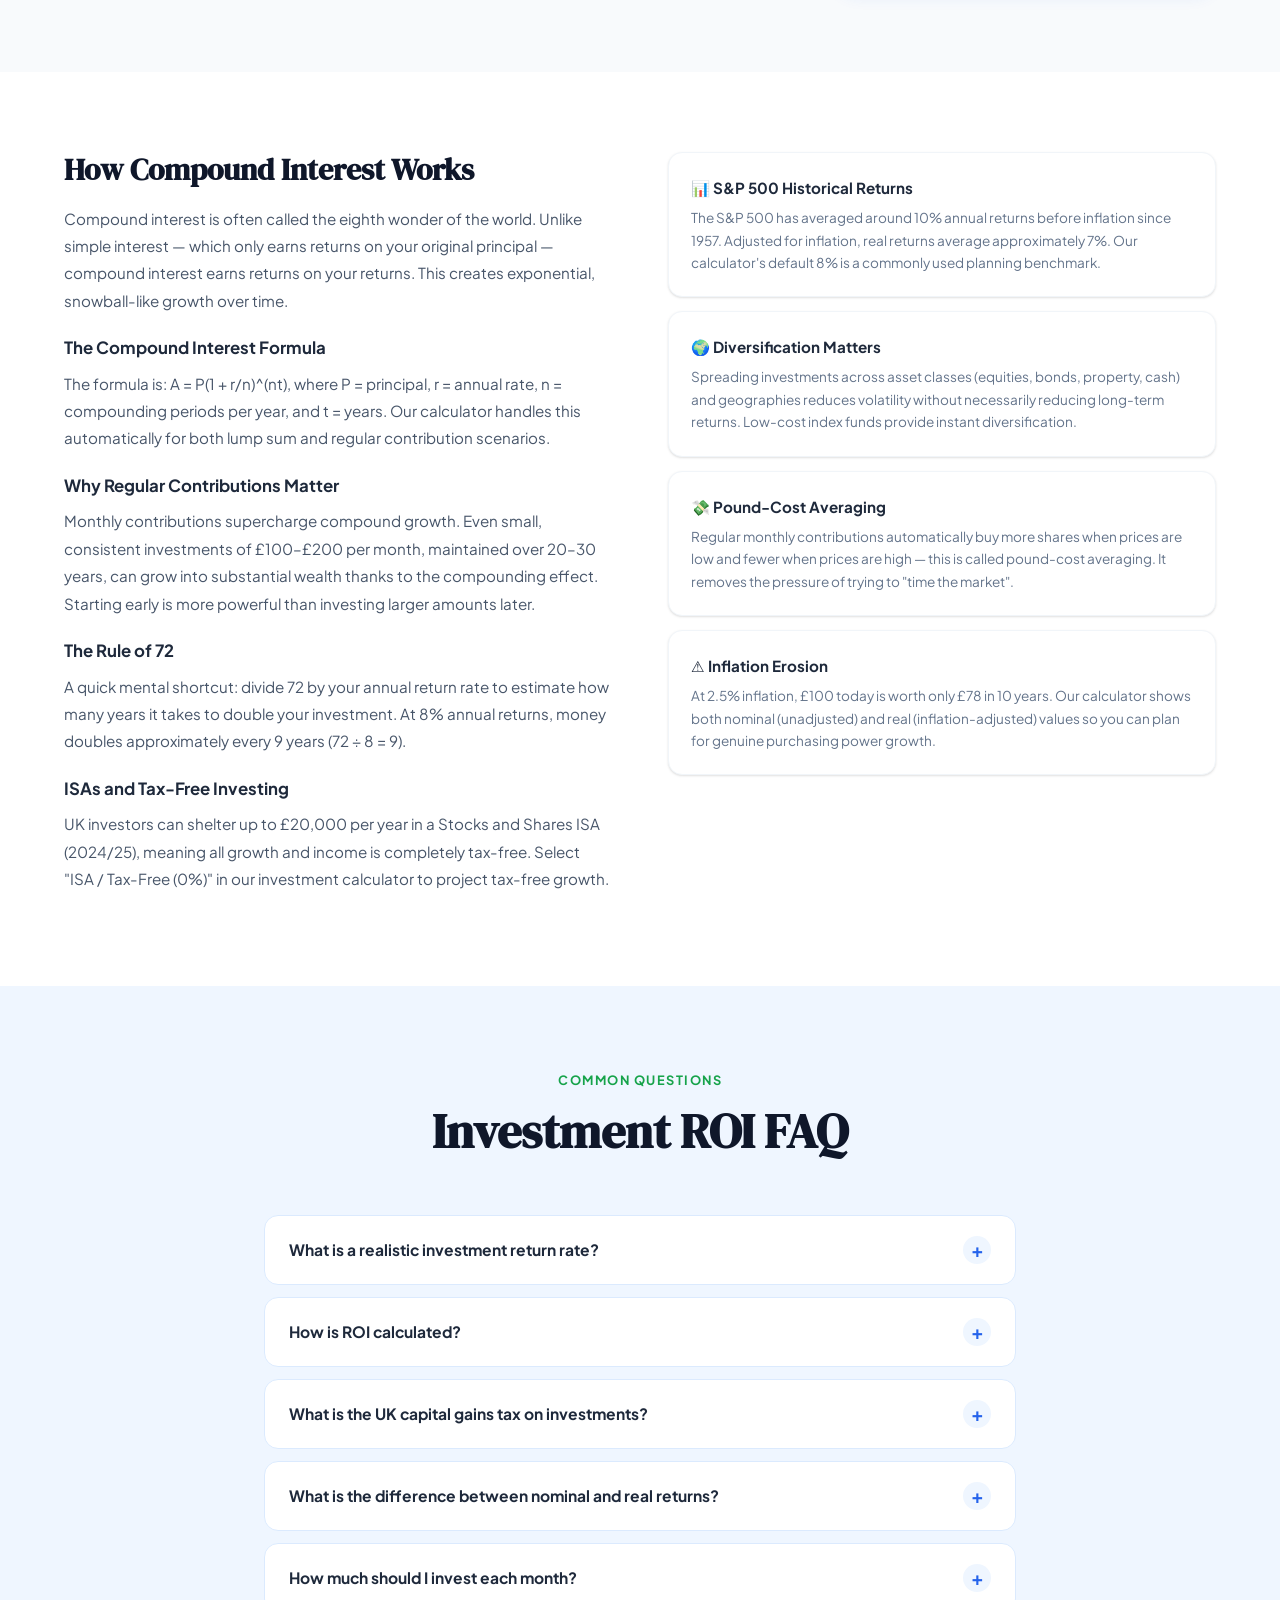
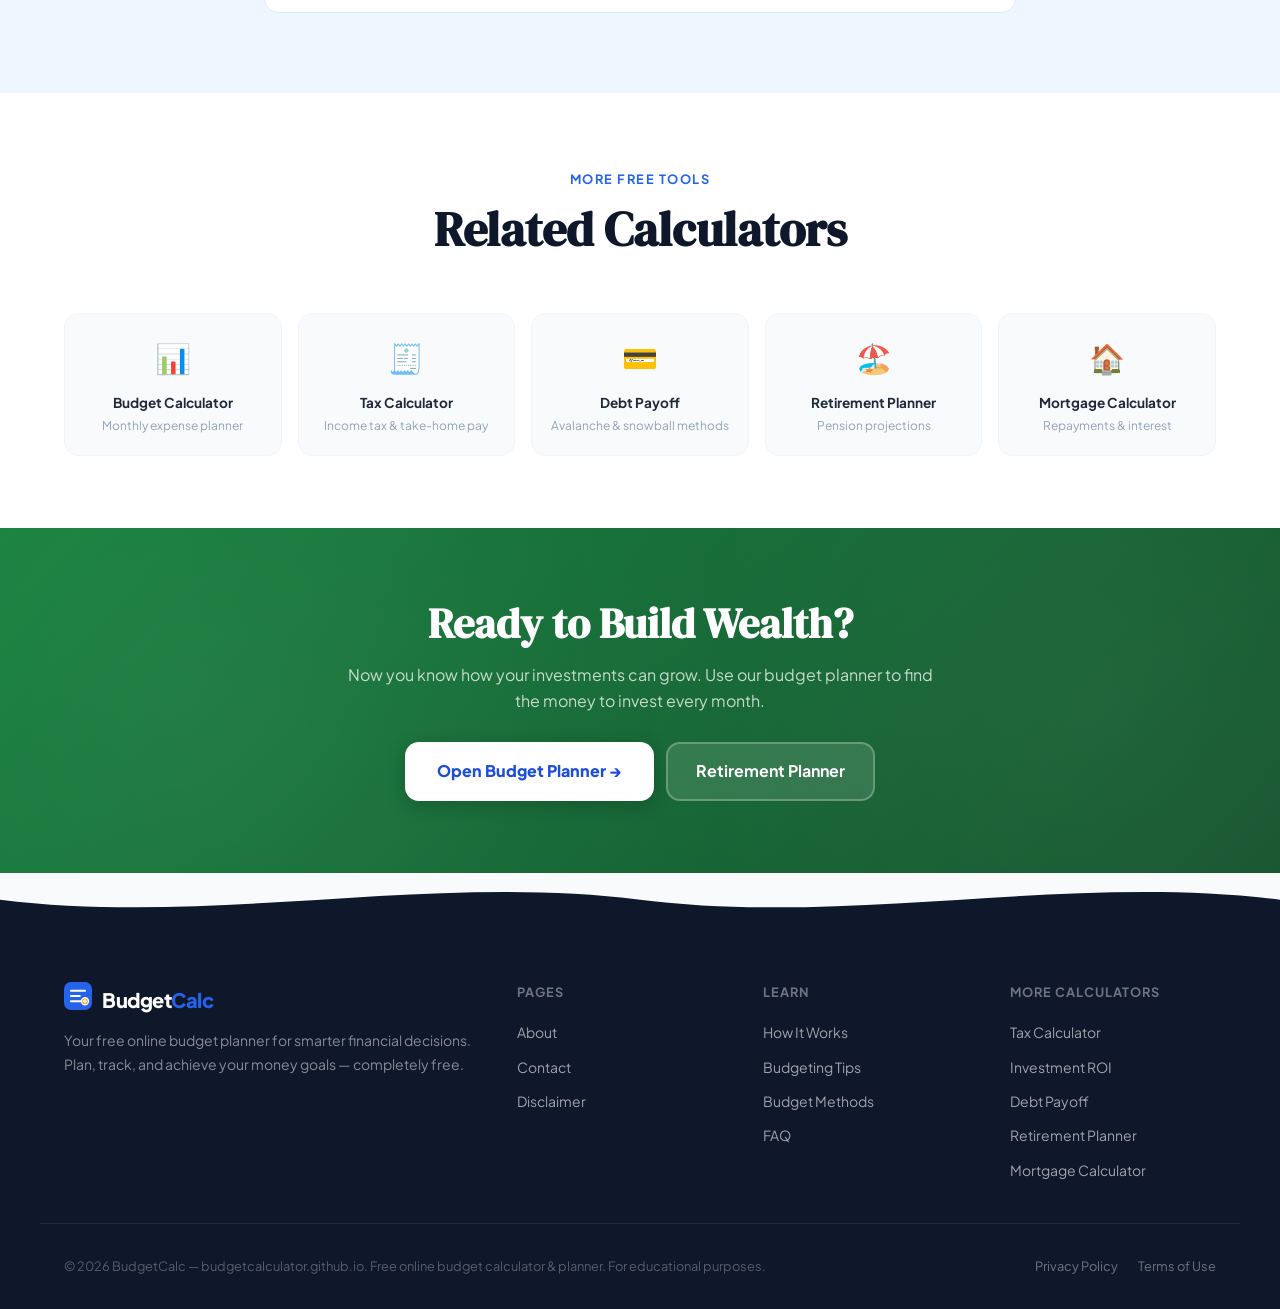
<file: investment-roi.html>
<!DOCTYPE html>
<html lang="en">
<head>
  <meta charset="UTF-8">
  <meta name="viewport" content="width=device-width, initial-scale=1.0">
  <title>Investment ROI Calculator — Compound Interest &amp; Returns | BudgetCalc</title>
  <meta name="description" content="Calculate your investment returns, compound interest growth, and ROI with our free investment calculator. See how your money grows with lump sum, regular contributions, and different annual return rates.">
  <meta name="keywords" content="investment calculator, roi calculator, compound interest calculator, investment return calculator, stock market calculator, investment growth calculator, compound growth calculator, monthly investment calculator">
  <meta name="robots" content="index, follow">
  <link rel="canonical" href="https://budgetcalculator.github.io/investment-roi">
  <meta property="og:title" content="Free Investment ROI &amp; Compound Interest Calculator | BudgetCalc">
  <meta property="og:description" content="See how your investments grow with compound interest. Free ROI calculator with lump sum, monthly contributions, and year-by-year breakdown.">
  <script type="application/ld+json">
  { "@context":"https://schema.org","@graph":[
    {"@type":"WebApplication","name":"Investment ROI Calculator","url":"https://budgetcalculator.github.io/investment-roi","applicationCategory":"FinanceApplication","offers":{"@type":"Offer","price":"0","priceCurrency":"GBP"},"description":"Free investment ROI and compound interest calculator. Project investment growth with lump sum and monthly contributions over any time horizon."},
    {"@type":"BreadcrumbList","itemListElement":[{"@type":"ListItem","position":1,"name":"Home","item":"https://budgetcalculator.github.io/"},{"@type":"ListItem","position":2,"name":"Investment ROI Calculator","item":"https://budgetcalculator.github.io/investment-roi"}]},
    {"@type":"FAQPage","mainEntity":[
      {"@type":"Question","name":"What is compound interest?","acceptedAnswer":{"@type":"Answer","text":"Compound interest is interest calculated on both the initial principal and the accumulated interest from previous periods. Over time, this creates exponential growth — often called 'the eighth wonder of the world'."}},
      {"@type":"Question","name":"What is a good ROI for investments?","acceptedAnswer":{"@type":"Answer","text":"The S&P 500 has historically averaged around 10% annually before inflation. A 7% real return (adjusted for inflation) is commonly used as a planning benchmark for diversified equity portfolios."}}
    ]}
  ]}
  </script>
  <link rel="preconnect" href="https://fonts.googleapis.com">
  <link rel="preconnect" href="https://fonts.gstatic.com" crossorigin>
  <link href="https://fonts.googleapis.com/css2?family=DM+Serif+Display:ital@0;1&family=Plus+Jakarta+Sans:wght@400;500;600;700;800&display=swap" rel="stylesheet">
  <link rel="stylesheet" href="css/styles.css">
  <link rel="stylesheet" href="css/calc-pages.css">
  <style>
    :root{ --hero-from:#F0FDF4;--hero-mid:#ECFDF5;--hero-to:#EFF6FF;--hero-glow1:rgba(34,197,94,.07);--hero-glow2:rgba(37,99,235,.07);--btn-from:#16A34A;--btn-to:#15803D;--btn-shadow:rgba(22,163,74,.3);--cta-from:#15803D;--cta-to:#14532D; }
    .page-hero-badge{background:#DCFCE7;color:#166534;}
    .page-hero-title .accent{color:#16A34A;}
    .results-aside-header{background:linear-gradient(135deg,#16A34A,#15803D);}
    .ras-highlight{background:#F0FDF4;} .ras-highlight-label{color:#166534;} .ras-highlight-val{color:#16A34A;}
  </style>
<link rel="icon" type="image/png" sizes="32x32" href="/favicon.png"></head>
<body>
<div id="site-header"></div>
<main>
  <section class="page-hero">
    <nav class="breadcrumb" aria-label="Breadcrumb"><a href="index">Home</a><span class="breadcrumb-sep">›</span><span class="breadcrumb-current">Investment ROI Calculator</span></nav>
    <div class="page-hero-inner">
      <div class="page-hero-text">
        <div class="page-hero-badge">📈 Compound Growth Tool</div>
        <h1 class="page-hero-title">Free <span class="accent">Investment ROI</span> Calculator</h1>
        <p class="page-hero-desc">Project how your investments grow with compound interest. Calculate returns on lump sum investments and regular contributions with year-by-year breakdowns.</p>
        <div class="page-hero-ctas">
          <a href="#roi-tool" class="btn-primary" style="background:linear-gradient(135deg,#16A34A,#15803D);box-shadow:0 4px 16px rgba(22,163,74,.3)">Calculate Returns</a>
          <a href="#compound-explained" class="btn-secondary">How It Works</a>
        </div>
      </div>
      <div class="page-hero-visual" aria-hidden="true">
        <div style="background:white;border-radius:24px;padding:28px;box-shadow:0 24px 64px rgba(22,163,74,.12),0 4px 16px rgba(0,0,0,.06);max-width:360px;margin:0 auto;border:1px solid #dcfce7;">
          <div style="font-weight:800;font-size:.9rem;color:#374151;margin-bottom:16px;">£10,000 invested over 20 years</div>
          <div style="height:80px;display:flex;align-items:flex-end;gap:4px;margin-bottom:12px;">
            ${[15,18,21,25,30,36,43,52,62,74,88,105,125,149,178,212,252,300,357,425].map((h,i)=>`<div style="flex:1;height:${h/4.25}%;background:linear-gradient(180deg,#16A34A,#22C55E);border-radius:3px 3px 0 0;opacity:${.5+i*.025};min-height:4px;"></div>`).join('')}
          </div>
          <div style="display:grid;grid-template-columns:1fr 1fr;gap:10px;">
            <div style="padding:12px;background:#f0fdf4;border-radius:10px;text-align:center;"><div style="font-family:'DM Serif Display',serif;font-size:1.3rem;color:#15803d;">£67,275</div><div style="font-size:.7rem;color:#86efac;margin-top:2px;">Final Value</div></div>
            <div style="padding:12px;background:#f0fdf4;border-radius:10px;text-align:center;"><div style="font-family:'DM Serif Display',serif;font-size:1.3rem;color:#15803d;">573%</div><div style="font-size:.7rem;color:#86efac;margin-top:2px;">Total Return</div></div>
          </div>
          <div style="font-size:.72rem;color:#94a3b8;text-align:center;margin-top:10px;">At 10% annual return (illustrative)</div>
        </div>
      </div>
    </div>
  </section>

  <!-- TOOL -->
  <section class="tool-section" id="roi-tool">
    <div class="tool-layout">
      <div class="tool-panel">
        <div class="tool-panel-header">
          <span class="tool-panel-icon">📈</span>
          <div><div class="tool-panel-title">Investment ROI &amp; Compound Interest Calculator</div><div class="tool-panel-sub">Lump sum · Regular contributions · Year-by-year growth</div></div>
        </div>
        <div class="tool-panel-body">
          <div class="form-section-sep">Investment Details</div>
          <div class="form-row">
            <div class="field">
              <label class="field-label" for="roiInitial">Initial Investment</label>
              <div class="field-input-wrap"><span class="field-prefix">£</span><input class="finput has-prefix" type="number" id="roiInitial" value="10000" min="0" placeholder="10000"></div>
            </div>
            <div class="field">
              <label class="field-label" for="roiMonthly">Monthly Contribution</label>
              <div class="field-input-wrap"><span class="field-prefix">£</span><input class="finput has-prefix" type="number" id="roiMonthly" value="200" min="0" placeholder="200"></div>
            </div>
          </div>
          <div class="form-row">
            <div class="field">
              <label class="field-label" for="roiReturn">Annual Return Rate <span class="field-hint">(before tax)</span></label>
              <div class="field-input-wrap"><input class="finput has-suffix" type="number" id="roiReturn" value="8" min="0" max="50" step="0.5"><span class="field-suffix">%</span></div>
            </div>
            <div class="field">
              <label class="field-label" for="roiYears">Investment Period</label>
              <div class="field-input-wrap"><input class="finput has-suffix" type="number" id="roiYears" value="20" min="1" max="50"><span class="field-suffix">yrs</span></div>
            </div>
          </div>
          <div class="form-row">
            <div class="field">
              <label class="field-label" for="roiInflation">Inflation Rate <span class="field-hint">(optional)</span></label>
              <div class="field-input-wrap"><input class="finput has-suffix" type="number" id="roiInflation" value="2.5" min="0" max="20" step="0.5"><span class="field-suffix">%</span></div>
            </div>
            <div class="field">
              <label class="field-label" for="roiCompound">Compounding Frequency</label>
              <select class="fselect" id="roiCompound">
                <option value="12">Monthly</option>
                <option value="4">Quarterly</option>
                <option value="1">Annually</option>
              </select>
            </div>
          </div>
          <div class="form-section-sep">Tax Settings</div>
          <div class="form-row">
            <div class="field">
              <label class="field-label" for="roiTaxRate">Capital Gains Tax Rate</label>
              <select class="fselect" id="roiTaxRate">
                <option value="0">ISA / Tax-Free (0%)</option>
                <option value="10">Basic Rate CGT (10%)</option>
                <option value="20" selected>Higher Rate CGT (20%)</option>
                <option value="18">Residential Property BR (18%)</option>
                <option value="28">Residential Property HR (28%)</option>
              </select>
            </div>
            <div class="field">
              <label class="field-label" for="roiCurrency">Currency</label>
              <select class="fselect" id="roiCurrency">
                <option value="GBP">£ GBP</option>
                <option value="USD">$ USD</option>
                <option value="EUR">€ EUR</option>
              </select>
            </div>
          </div>
          <div class="info-callout" style="background:#F0FDF4;color:#166534;">
            <span class="info-callout-icon">💡</span>
            <span>Past investment returns are not a guarantee of future results. This calculator is for educational purposes and does not constitute financial advice. Always consult a qualified financial adviser.</span>
          </div>
        </div>
        <div class="tool-panel-footer">
          <button class="btn-calc-main" id="roiCalcBtn" style="--btn-from:#16A34A;--btn-to:#15803D;--btn-shadow:rgba(22,163,74,.3)">📈 Calculate Investment Returns</button>
          <button class="btn-calc-reset" id="roiResetBtn">Reset</button>
        </div>
      </div>
      <aside class="results-aside" id="roiResults">
        <div class="results-empty-state"><div class="res-empty-icon">📈</div><div class="res-empty-title">Your investment projection</div><div class="res-empty-desc">Enter your investment details and click Calculate to see projected growth and year-by-year breakdown.</div></div>
      </aside>
    </div>
  </section>

  <!-- CONTENT -->
  <section class="page-content-section" id="compound-explained">
    <div class="content-cols container">
      <div class="content-prose fade-in">
        <h2>How Compound Interest Works</h2>
        <p>Compound interest is often called the eighth wonder of the world. Unlike simple interest — which only earns returns on your original principal — compound interest earns returns on your returns. This creates exponential, snowball-like growth over time.</p>
        <h3>The Compound Interest Formula</h3>
        <p>The formula is: A = P(1 + r/n)^(nt), where P = principal, r = annual rate, n = compounding periods per year, and t = years. Our calculator handles this automatically for both lump sum and regular contribution scenarios.</p>
        <h3>Why Regular Contributions Matter</h3>
        <p>Monthly contributions supercharge compound growth. Even small, consistent investments of £100–£200 per month, maintained over 20–30 years, can grow into substantial wealth thanks to the compounding effect. Starting early is more powerful than investing larger amounts later.</p>
        <h3>The Rule of 72</h3>
        <p>A quick mental shortcut: divide 72 by your annual return rate to estimate how many years it takes to double your investment. At 8% annual returns, money doubles approximately every 9 years (72 ÷ 8 = 9).</p>
        <h3>ISAs and Tax-Free Investing</h3>
        <p>UK investors can shelter up to £20,000 per year in a Stocks and Shares ISA (2024/25), meaning all growth and income is completely tax-free. Select "ISA / Tax-Free (0%)" in our investment calculator to project tax-free growth.</p>
      </div>
      <div class="info-cards fade-in">
        <div class="info-card"><h3>📊 S&amp;P 500 Historical Returns</h3><p>The S&amp;P 500 has averaged around 10% annual returns before inflation since 1957. Adjusted for inflation, real returns average approximately 7%. Our calculator's default 8% is a commonly used planning benchmark.</p></div>
        <div class="info-card"><h3>🌍 Diversification Matters</h3><p>Spreading investments across asset classes (equities, bonds, property, cash) and geographies reduces volatility without necessarily reducing long-term returns. Low-cost index funds provide instant diversification.</p></div>
        <div class="info-card"><h3>💸 Pound-Cost Averaging</h3><p>Regular monthly contributions automatically buy more shares when prices are low and fewer when prices are high — this is called pound-cost averaging. It removes the pressure of trying to "time the market".</p></div>
        <div class="info-card"><h3>⚠️ Inflation Erosion</h3><p>At 2.5% inflation, £100 today is worth only £78 in 10 years. Our calculator shows both nominal (unadjusted) and real (inflation-adjusted) values so you can plan for genuine purchasing power growth.</p></div>
      </div>
    </div>
  </section>

  <!-- FAQ -->
  <section class="page-faq-section page-content-section blue">
    <div class="page-faq-inner">
      <div class="section-header fade-in"><span class="section-eyebrow" style="color:#16A34A">Common Questions</span><h2 class="section-title">Investment ROI FAQ</h2></div>
      <div class="faq-list">
        <div class="faq-item fade-in"><div class="faq-q" tabindex="0">What is a realistic investment return rate?<span class="faq-icon">+</span></div><div class="faq-a">Global equities have historically returned around 7–10% per year before inflation over long periods. After inflation (typically 2–3%), real returns are often 5–7%. Cash savings and bonds typically return less. A 5–8% long-term assumption is conservative but reasonable for a diversified equity portfolio. This is not a guarantee of future results.</div></div>
        <div class="faq-item fade-in"><div class="faq-q" tabindex="0">How is ROI calculated?<span class="faq-icon">+</span></div><div class="faq-a">Return on Investment (ROI) is calculated as: (Final Value − Total Invested) ÷ Total Invested × 100%. For example, if you invest £10,000 and it grows to £30,000, your ROI is 200%. Our calculator shows both absolute return and percentage ROI, as well as annualised return (CAGR).</div></div>
        <div class="faq-item fade-in"><div class="faq-q" tabindex="0">What is the UK capital gains tax on investments?<span class="faq-icon">+</span></div><div class="faq-a">For 2024/25, basic rate taxpayers pay 10% CGT on investment gains (18% on residential property). Higher rate taxpayers pay 20% (28% on residential property). The annual CGT exemption was reduced to £3,000 for 2024/25. Gains within ISAs are completely tax-free.</div></div>
        <div class="faq-item fade-in"><div class="faq-q" tabindex="0">What is the difference between nominal and real returns?<span class="faq-icon">+</span></div><div class="faq-a">Nominal returns are the headline return percentage without adjusting for inflation. Real returns subtract the inflation rate, showing your actual gain in purchasing power. If your investment returns 8% but inflation is 3%, your real return is approximately 5%. This calculator shows both when you enter an inflation rate.</div></div>
        <div class="faq-item fade-in"><div class="faq-q" tabindex="0">How much should I invest each month?<span class="faq-icon">+</span></div><div class="faq-a">A common guideline is to invest at least 10–15% of your income. However, even £50 per month invested consistently from age 25 can grow to over £150,000 by retirement at 8% returns. The most important factor is starting early and being consistent — use our calculator to model different scenarios.</div></div>
      </div>
    </div>
  </section>

  <section class="related-section"><div class="container"><div class="section-header fade-in"><span class="section-eyebrow">More Free Tools</span><h2 class="section-title">Related Calculators</h2></div></div>
    <div class="related-grid">
      <a href="index" class="related-card fade-in"><div class="related-card-icon">📊</div><div class="related-card-name">Budget Calculator</div><div class="related-card-desc">Monthly expense planner</div></a>
      <a href="tax-calculator" class="related-card fade-in"><div class="related-card-icon">🧾</div><div class="related-card-name">Tax Calculator</div><div class="related-card-desc">Income tax &amp; take-home pay</div></a>
      <a href="debt-payoff" class="related-card fade-in"><div class="related-card-icon">💳</div><div class="related-card-name">Debt Payoff</div><div class="related-card-desc">Avalanche &amp; snowball methods</div></a>
      <a href="retirement-planner" class="related-card fade-in"><div class="related-card-icon">🏖️</div><div class="related-card-name">Retirement Planner</div><div class="related-card-desc">Pension projections</div></a>
      <a href="mortgage-calculator" class="related-card fade-in"><div class="related-card-icon">🏠</div><div class="related-card-name">Mortgage Calculator</div><div class="related-card-desc">Repayments &amp; interest</div></a>
    </div>
  </section>

  <section class="page-cta" style="--cta-from:#15803D;--cta-to:#14532D;">
    <div class="page-cta-inner fade-in">
      <h2 class="page-cta-title">Ready to Build Wealth?</h2>
      <p class="page-cta-desc">Now you know how your investments can grow. Use our budget planner to find the money to invest every month.</p>
      <div class="page-cta-btns"><a href="index#calculator" class="btn-cta-white">Open Budget Planner →</a><a href="retirement-planner" class="btn-cta-ghost">Retirement Planner</a></div>
    </div>
  </section>
</main>
<div id="site-footer"></div>
<script src="components/header.js"></script>
<script src="components/footer.js"></script>
<script>
const CURRENCIES = { GBP:'£', USD:'$', EUR:'€' };
function fmtC(n, cur){ return new Intl.NumberFormat('en-GB',{style:'currency',currency:cur||'GBP',maximumFractionDigits:0}).format(n); }

function calcROI(){
  const P = parseFloat(document.getElementById('roiInitial').value)||0;
  const m = parseFloat(document.getElementById('roiMonthly').value)||0;
  const r = (parseFloat(document.getElementById('roiReturn').value)||0)/100;
  const years = parseInt(document.getElementById('roiYears').value)||1;
  const inf = (parseFloat(document.getElementById('roiInflation').value)||0)/100;
  const n = parseInt(document.getElementById('roiCompound').value)||12;
  const taxRate = (parseFloat(document.getElementById('roiTaxRate').value)||0)/100;
  const cur = document.getElementById('roiCurrency').value||'GBP';

  const ratePerPeriod = r / n;
  const periods = years * n;
  const monthlyPeriods = years * 12;

  // Lump sum growth
  const lumpFV = P * Math.pow(1 + ratePerPeriod, periods);
  // Monthly contributions FV (monthly compounding)
  const contribFV = m > 0 ? m * ((Math.pow(1+r/12, monthlyPeriods)-1) / (r/12)) : 0;
  const totalFV = lumpFV + contribFV;
  const totalInvested = P + (m * 12 * years);
  const gain = totalFV - totalInvested;
  const cgtBill = gain > 3000 ? (gain - 3000) * taxRate : 0;
  const afterTaxFV = totalFV - cgtBill;
  const roi = totalInvested > 0 ? (gain / totalInvested * 100) : 0;
  const realFV = totalFV / Math.pow(1+inf, years);

  // Year-by-year
  const yearData = [];
  let runningVal = P;
  for(let y=1;y<=Math.min(years,50);y++){
    const yearContrib = m * 12;
    runningVal = (runningVal + yearContrib) * (1+r);
    const invested = P + yearContrib * y;
    yearData.push({ year:y, value:runningVal, invested, gain:runningVal-invested });
  }

  renderROIResults({P,m,r,years,totalFV,totalInvested,gain,cgtBill,afterTaxFV,roi,realFV,yearData,taxRate,cur});
}

function renderROIResults(r){
  const el = document.getElementById('roiResults');
  const maxVal = Math.max(...r.yearData.map(d=>d.value));
  const barHTML = r.yearData.slice(-Math.min(r.yearData.length,20)).map(d=>{
    const h = (d.value/maxVal*100).toFixed(1);
    return `<div class="chart-bar" style="height:${h}%;background:linear-gradient(180deg,#16A34A,#22C55E);title='Year ${d.year}: ${fmtC(d.value,r.cur)}'"></div>`;
  }).join('');

  el.innerHTML = `
    <div class="results-aside-header">
      <div class="results-aside-label">Projected Final Value</div>
      <div class="results-aside-big">${fmtC(r.totalFV,r.cur)}</div>
      <div class="results-aside-sub">After ${r.years} years · ${r.taxRate>0?'Before CGT':' Tax-Free ISA'}</div>
    </div>
    <div class="results-aside-body">
      <div class="results-aside-section">
        <div class="ras-title">Growth Chart</div>
        <div class="chart-container"><div class="chart-bars">${barHTML}</div></div>
      </div>
      <div class="ras-divider"></div>
      <div class="results-aside-section">
        <div class="ras-title">Summary</div>
        <div class="ras-rows">
          <div class="ras-row"><span class="ras-row-label">Total Invested</span><span class="ras-row-val">${fmtC(r.totalInvested,r.cur)}</span></div>
          <div class="ras-row"><span class="ras-row-label">Investment Gain</span><span class="ras-row-val" style="color:#16A34A">${fmtC(r.gain,r.cur)}</span></div>
          ${r.cgtBill>0?`<div class="ras-row"><span class="ras-row-label">Est. CGT (${(r.taxRate*100).toFixed(0)}%)</span><span class="ras-row-val" style="color:#EF4444">-${fmtC(r.cgtBill,r.cur)}</span></div>`:''}
          <div class="ras-row"><span class="ras-row-label">After-Tax Value</span><span class="ras-row-val">${fmtC(r.afterTaxFV,r.cur)}</span></div>
          <div class="ras-row"><span class="ras-row-label">Real Value (vs inflation)</span><span class="ras-row-val">${fmtC(r.realFV,r.cur)}</span></div>
        </div>
        <div class="ras-divider"></div>
        <div class="ras-highlight">
          <span class="ras-highlight-label">Total ROI</span>
          <span class="ras-highlight-val">${r.roi.toFixed(1)}%</span>
        </div>
      </div>
      <div class="ras-divider"></div>
      <div class="results-aside-section">
        <div class="ras-title">Milestone Years</div>
        <div class="ras-rows">
          ${[5,10,20].filter(y=>y<=r.years).map(y=>{ const d=r.yearData[y-1]; return d?`<div class="ras-row"><span class="ras-row-label">Year ${y}</span><span class="ras-row-val">${fmtC(d.value,r.cur)}</span></div>`:''}).join('')}
        </div>
      </div>
      <button class="btn-export-sm" onclick="exportROI()">📥 Export Year-by-Year (CSV)</button>
    </div>
  `;
  window._roiData = r;
}

function exportROI(){
  if(!window._roiData)return;
  const {yearData,cur}=window._roiData;
  const rows=[['Year','Portfolio Value','Total Invested','Total Gain'],...yearData.map(d=>[d.year,d.value.toFixed(2),d.invested.toFixed(2),d.gain.toFixed(2)])];
  const csv=rows.map(r=>r.map(v=>`"${v}"`).join(',')).join('\n');
  const a=document.createElement('a'); a.href=URL.createObjectURL(new Blob([csv],{type:'text/csv'})); a.download='investment-projection.csv'; a.click();
}

document.addEventListener('DOMContentLoaded',()=>{
  Header.render(); Footer.render();
  document.getElementById('roiCalcBtn').addEventListener('click',calcROI);
  document.getElementById('roiResetBtn').addEventListener('click',()=>{ ['roiInitial','roiMonthly','roiReturn','roiYears','roiInflation'].forEach(id=>{ const defaults={roiInitial:10000,roiMonthly:200,roiReturn:8,roiYears:20,roiInflation:2.5}; document.getElementById(id).value=defaults[id]; }); document.getElementById('roiResults').innerHTML='<div class="results-empty-state"><div class="res-empty-icon">📈</div><div class="res-empty-title">Your investment projection</div><div class="res-empty-desc">Enter your details and click Calculate.</div></div>'; });
  document.querySelectorAll('.faq-q').forEach(q=>q.addEventListener('click',()=>{ const i=q.closest('.faq-item'); const o=i.classList.contains('open'); document.querySelectorAll('.faq-item').forEach(x=>x.classList.remove('open')); if(!o)i.classList.add('open'); }));
  const obs=new IntersectionObserver(e=>e.forEach(x=>{if(x.isIntersecting)x.target.classList.add('visible');}),{threshold:.1}); document.querySelectorAll('.fade-in').forEach(el=>obs.observe(el));
  calcROI();
});
</script>
</body>
</html>
</file>
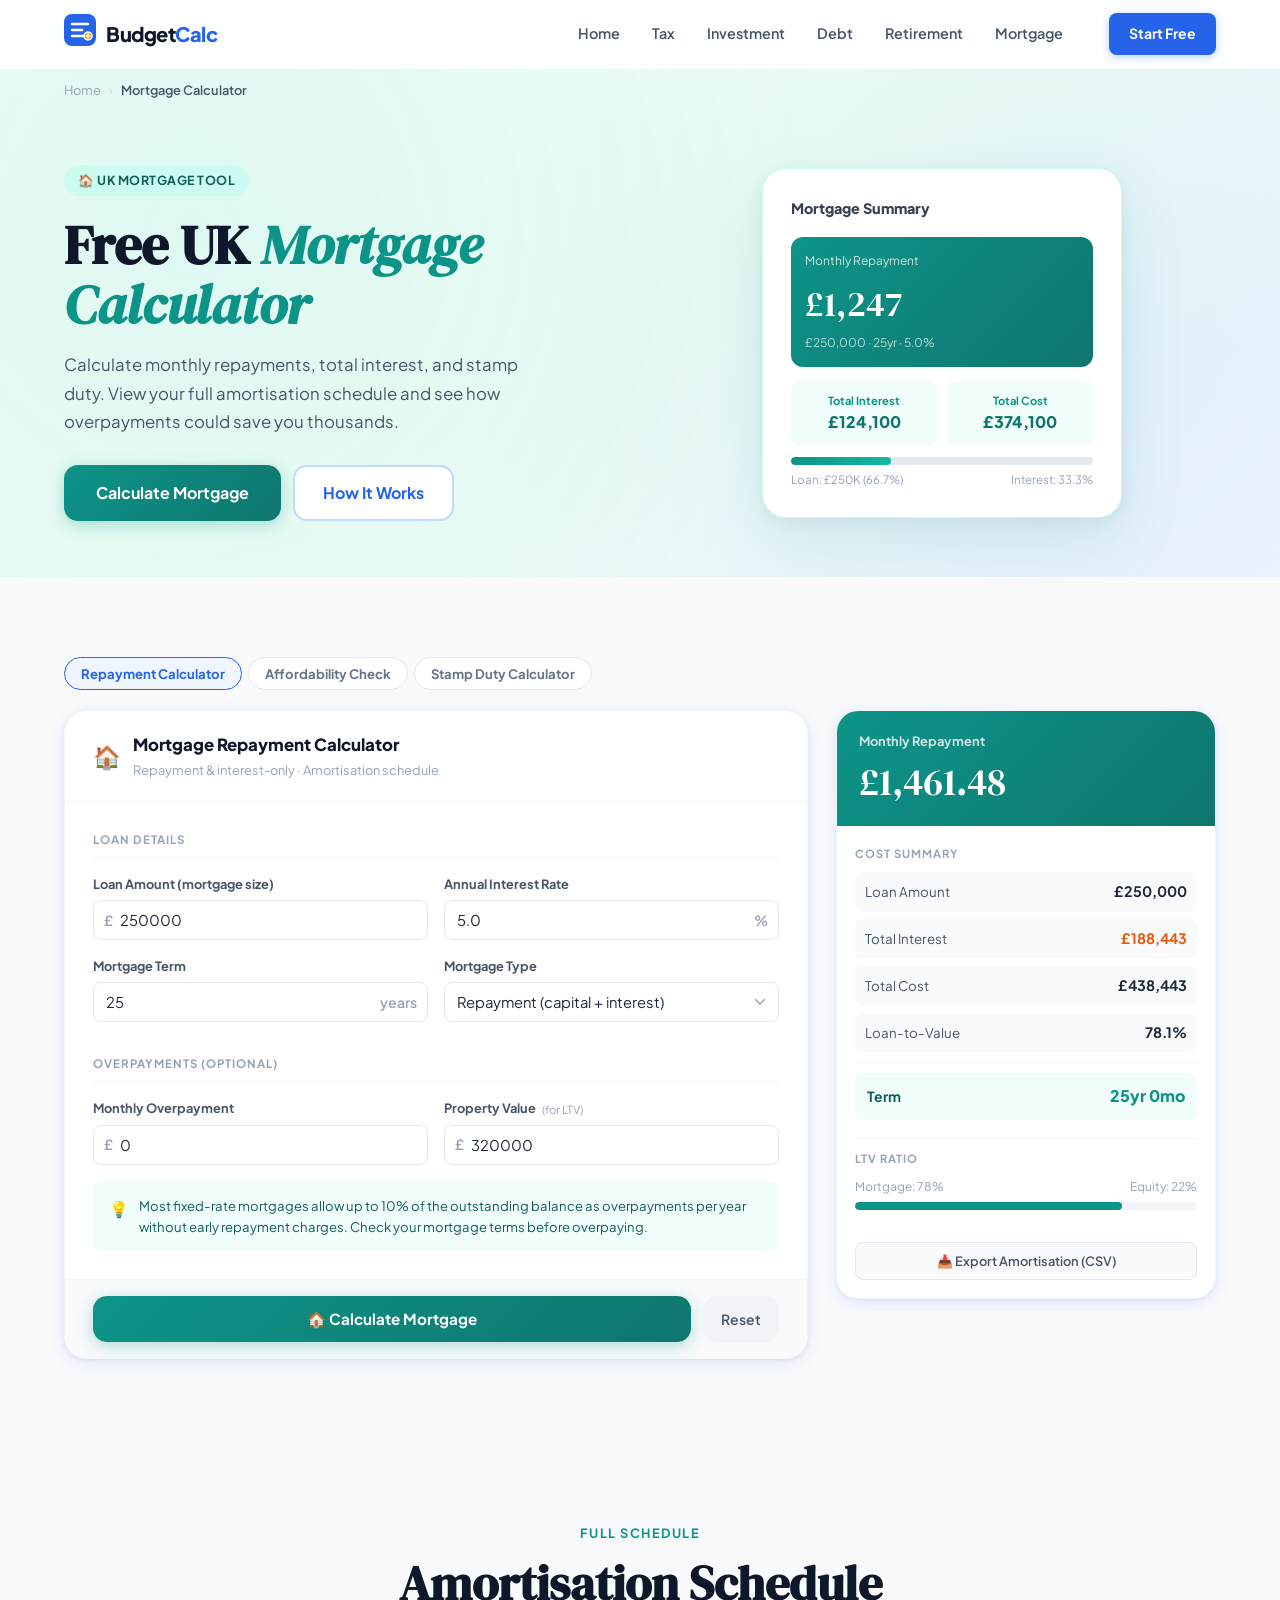
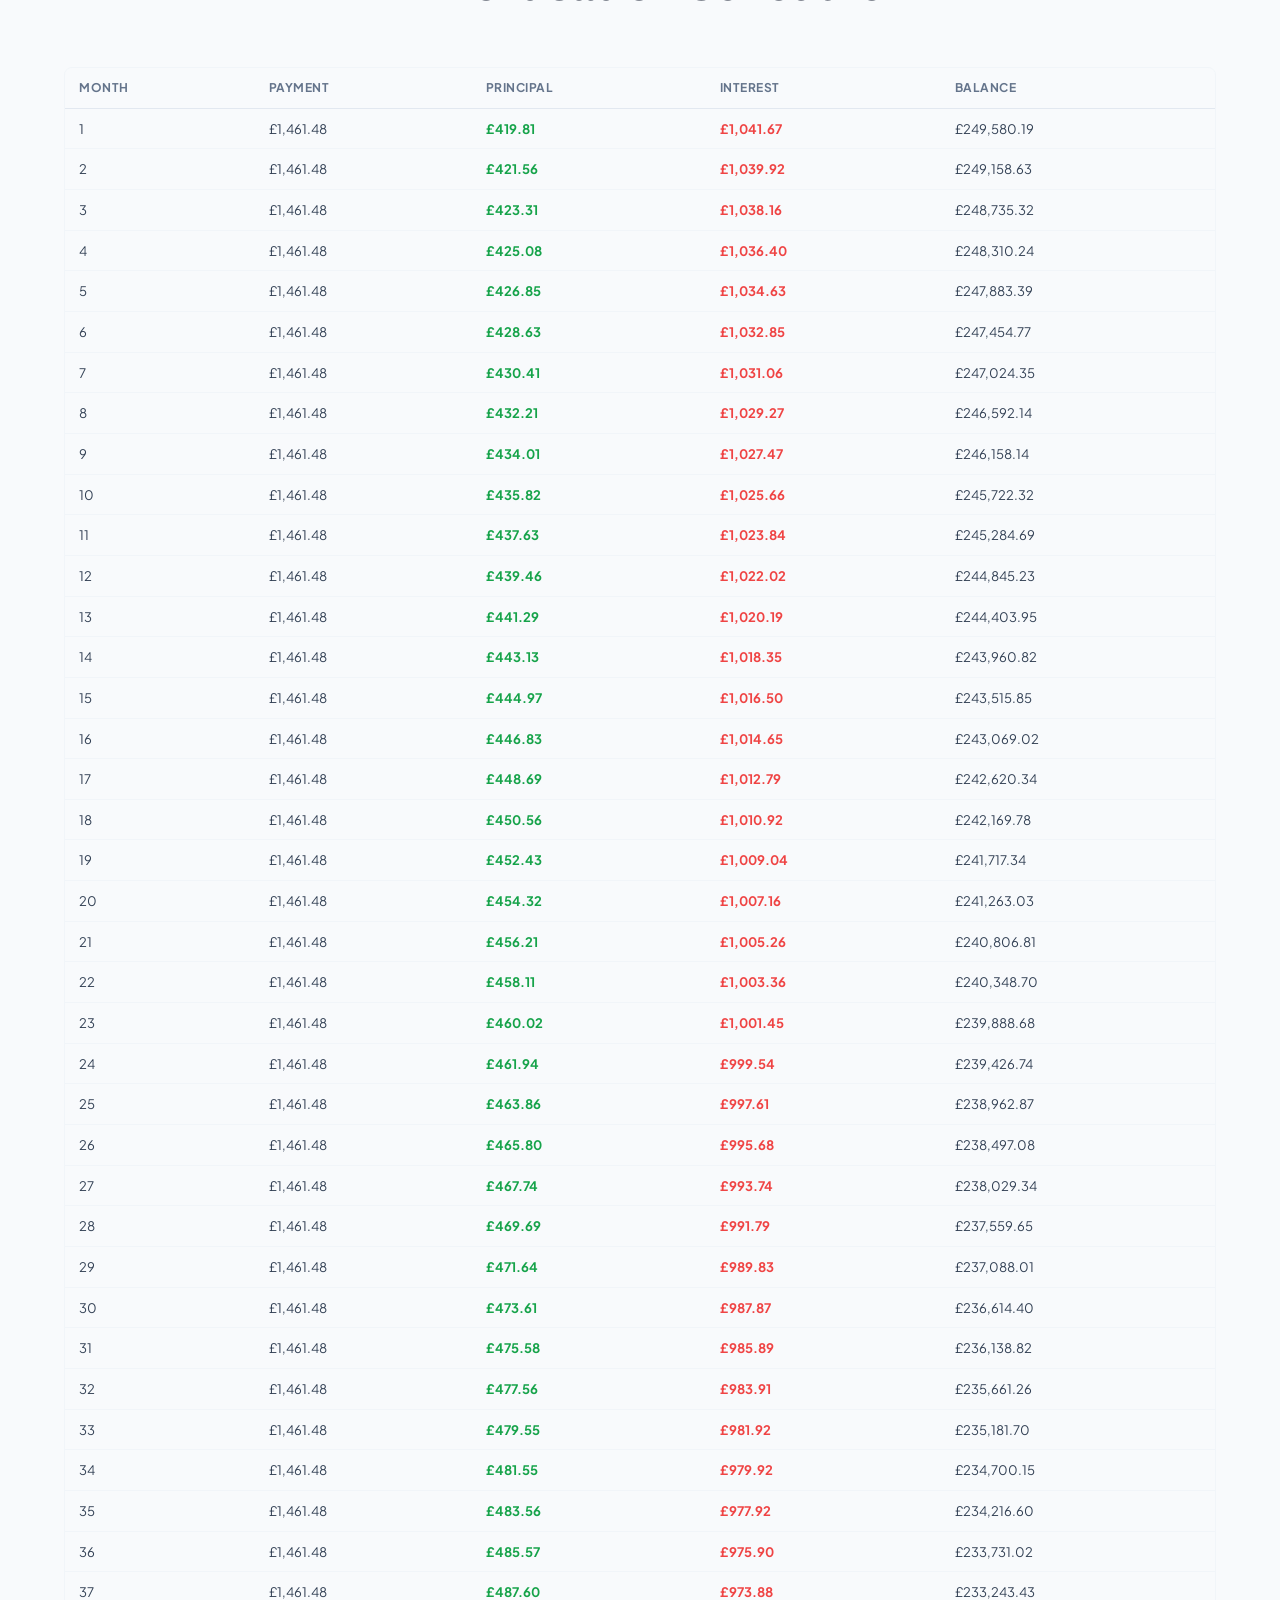
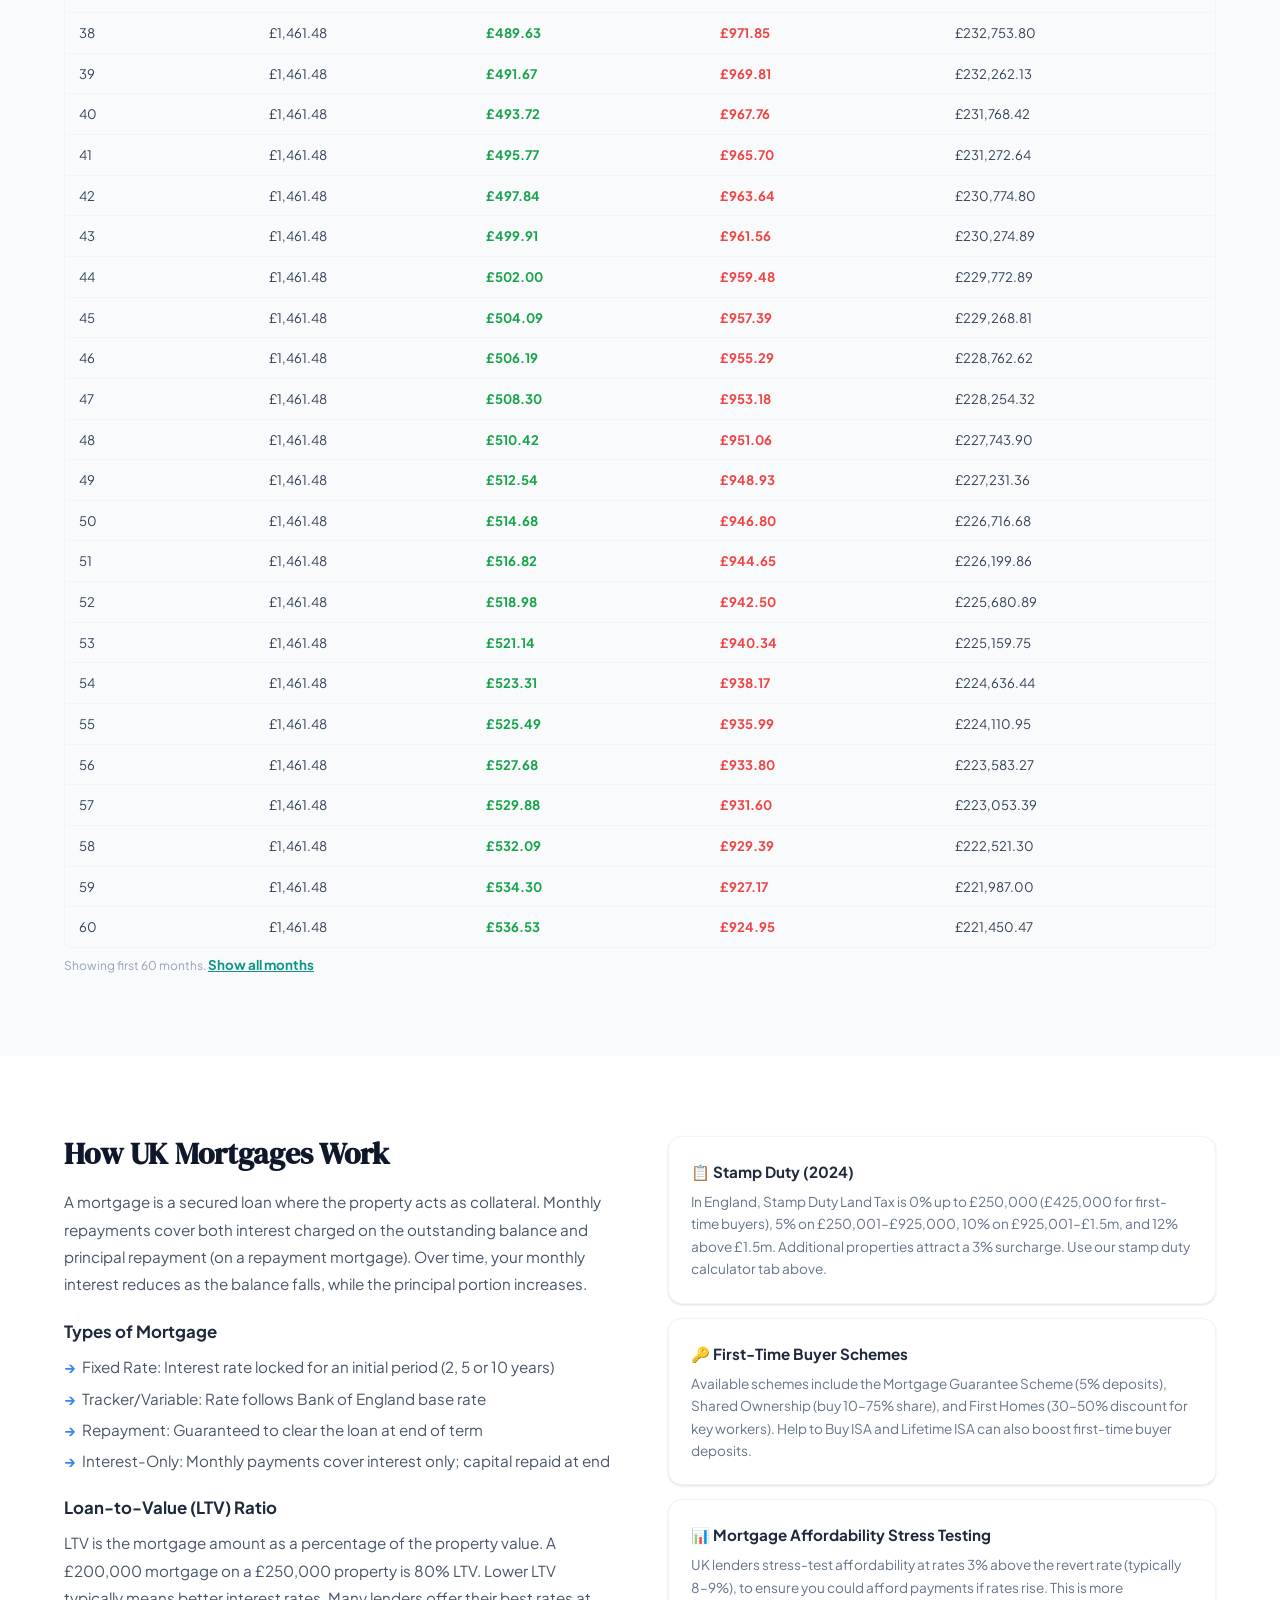
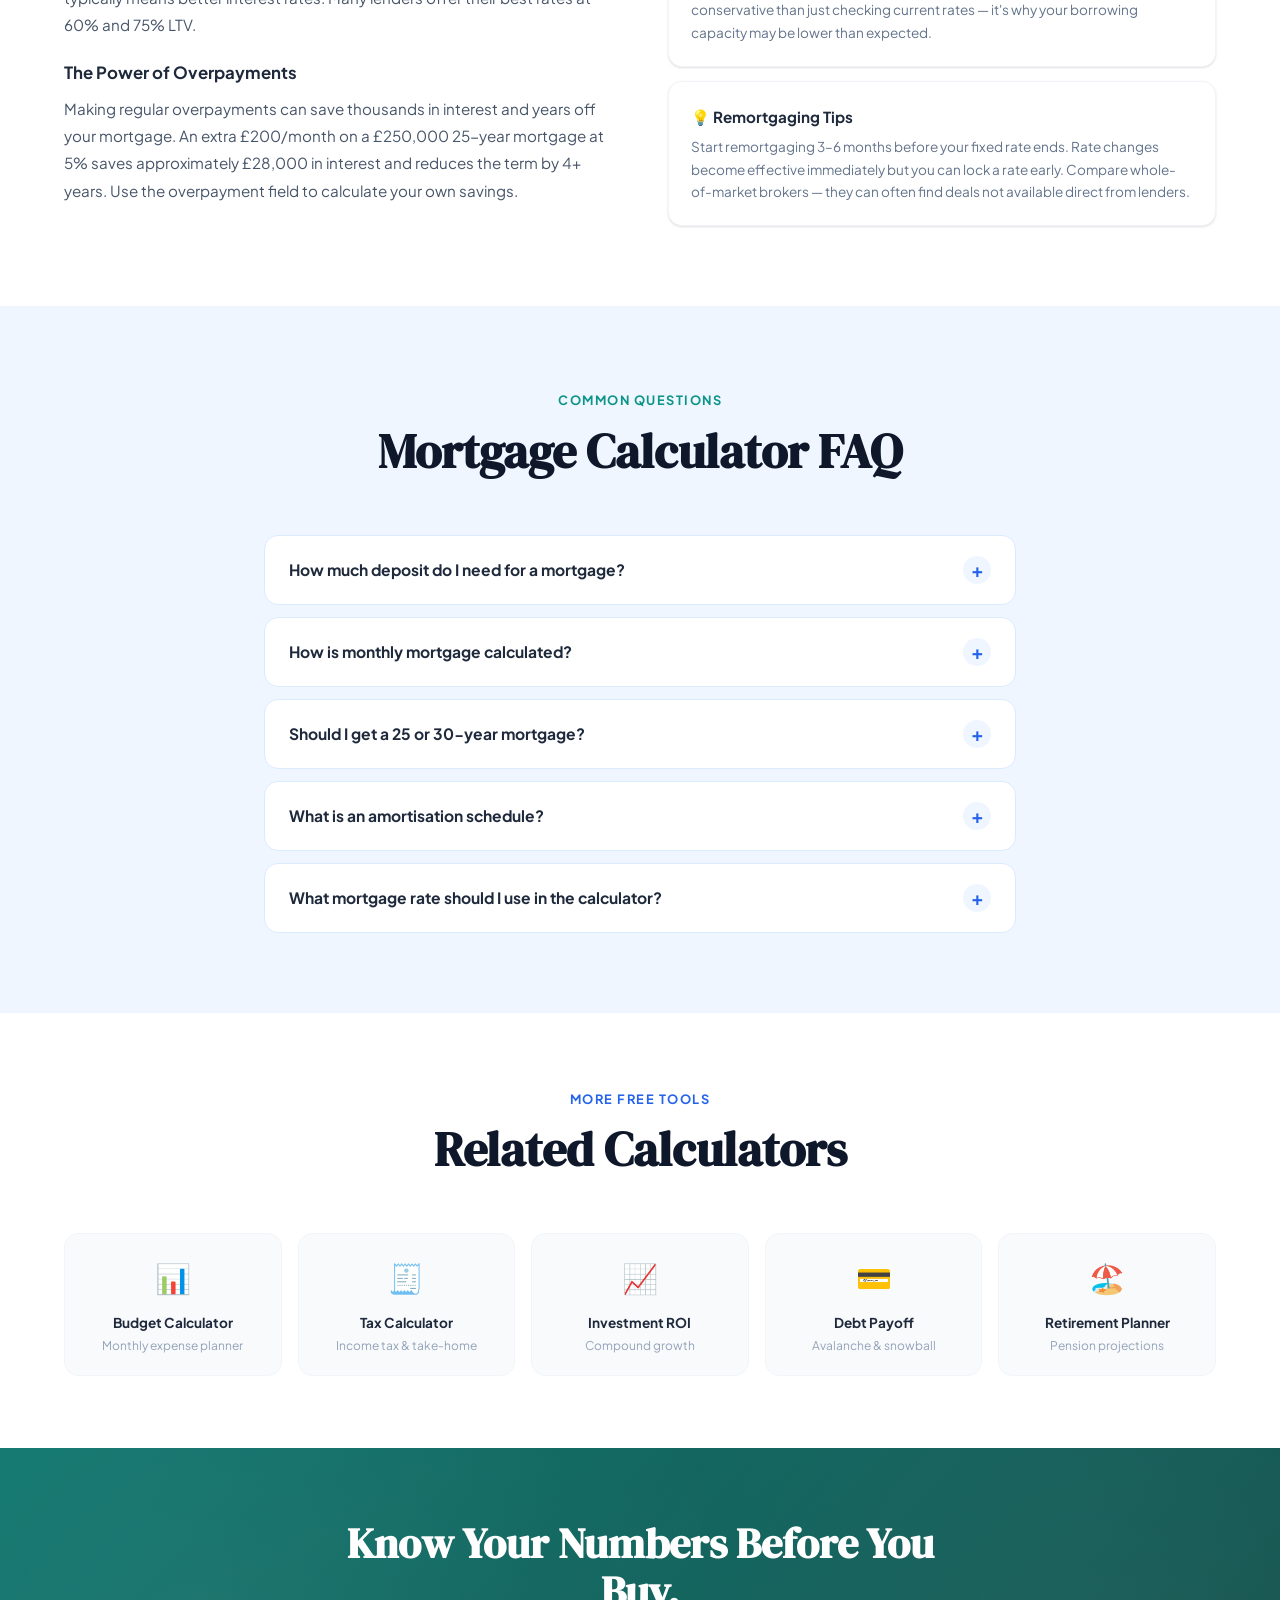
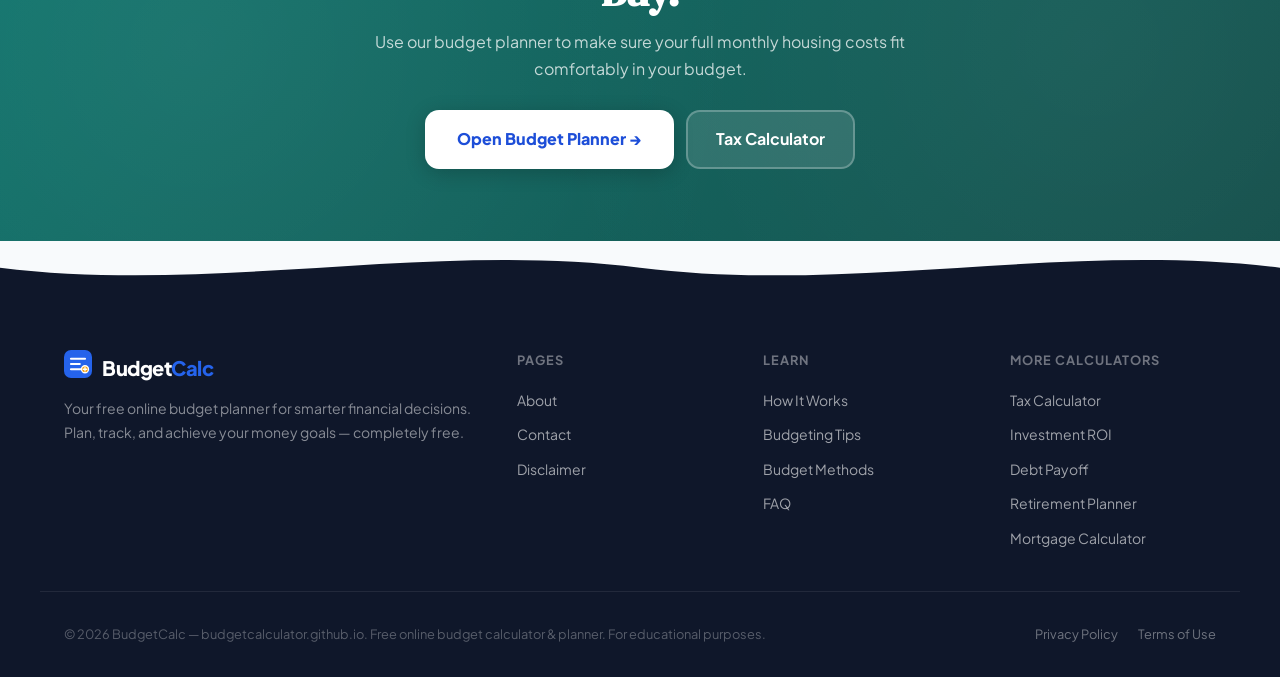
<file: mortgage-calculator.html>
<!DOCTYPE html>
<html lang="en">
<head>
  <meta charset="UTF-8">
  <meta name="viewport" content="width=device-width, initial-scale=1.0">
  <title>Mortgage Calculator UK — Monthly Repayments &amp; Amortisation | BudgetCalc</title>
  <meta name="description" content="Calculate your UK mortgage monthly repayments, total interest, and full amortisation schedule. Free mortgage calculator supporting repayment and interest-only mortgages, with overpayment and stamp duty tools.">
  <meta name="keywords" content="mortgage calculator, mortgage repayment calculator uk, monthly mortgage calculator, mortgage interest calculator, how much can i borrow calculator, mortgage affordability calculator, stamp duty calculator, overpayment calculator, amortisation calculator">
  <meta name="robots" content="index, follow">
  <link rel="canonical" href="https://budgetcalculator.github.io/mortgage-calculator">
  <link rel="icon" type="image/png" sizes="32x32" href="/favicon.png">
  <script type="application/ld+json">
  {"@context":"https://schema.org","@graph":[
    {"@type":"WebApplication","name":"Mortgage Calculator","url":"https://budgetcalculator.github.io/mortgage-calculator","applicationCategory":"FinanceApplication","offers":{"@type":"Offer","price":"0","priceCurrency":"GBP"},"description":"Free UK mortgage calculator. Calculate monthly repayments, total interest, affordability, stamp duty, and view full amortisation schedule."},
    {"@type":"BreadcrumbList","itemListElement":[{"@type":"ListItem","position":1,"name":"Home","item":"https://budgetcalculator.github.io/"},{"@type":"ListItem","position":2,"name":"Mortgage Calculator","item":"https://budgetcalculator.github.io/mortgage-calculator"}]},
    {"@type":"FAQPage","mainEntity":[
      {"@type":"Question","name":"How is a mortgage repayment calculated?","acceptedAnswer":{"@type":"Answer","text":"Monthly repayments use the formula: M = P[r(1+r)^n]/[(1+r)^n-1], where P is the loan amount, r is the monthly interest rate, and n is the number of monthly payments. Each payment covers interest first, then reduces the principal."}},
      {"@type":"Question","name":"How much can I borrow for a mortgage?","acceptedAnswer":{"@type":"Answer","text":"Most UK lenders offer 4–4.5× your gross annual income. For two applicants, they typically use 3–4× joint income. Lenders also assess your affordability, credit score, deposit size, and existing debts. Our calculator includes a borrowing estimate tool."}}
    ]}
  ]}
  </script>
  <link rel="preconnect" href="https://fonts.googleapis.com">
  <link rel="preconnect" href="https://fonts.gstatic.com" crossorigin>
  <link href="https://fonts.googleapis.com/css2?family=DM+Serif+Display:ital@0;1&family=Plus+Jakarta+Sans:wght@400;500;600;700;800&display=swap" rel="stylesheet">
  <link rel="stylesheet" href="css/styles.css">
  <link rel="stylesheet" href="css/calc-pages.css">
  <style>
    :root{ --hero-from:#F0FDFA;--hero-mid:#ECFDF5;--hero-to:#EFF6FF;--hero-glow1:rgba(20,184,166,.07);--hero-glow2:rgba(37,99,235,.06);--btn-from:#0D9488;--btn-to:#0F766E;--btn-shadow:rgba(13,148,136,.3);--cta-from:#0F766E;--cta-to:#134E4A; }
    .page-hero-badge{background:#CCFBF1;color:#115E59;}
    .page-hero-title .accent{color:#0D9488;}
    .results-aside-header{background:linear-gradient(135deg,#0D9488,#0F766E);}
    .ras-highlight{background:#F0FDFA;} .ras-highlight-label{color:#115E59;} .ras-highlight-val{color:#0D9488;}
  </style>
</head>
<body>
<div id="site-header"></div>
<main>
  <section class="page-hero">
    <nav class="breadcrumb" aria-label="Breadcrumb"><a href="index">Home</a><span class="breadcrumb-sep">›</span><span class="breadcrumb-current">Mortgage Calculator</span></nav>
    <div class="page-hero-inner">
      <div class="page-hero-text">
        <div class="page-hero-badge">🏠 UK Mortgage Tool</div>
        <h1 class="page-hero-title">Free UK <span class="accent">Mortgage Calculator</span></h1>
        <p class="page-hero-desc">Calculate monthly repayments, total interest, and stamp duty. View your full amortisation schedule and see how overpayments could save you thousands.</p>
        <div class="page-hero-ctas">
          <a href="#mortgage-tool" class="btn-primary" style="background:linear-gradient(135deg,#0D9488,#0F766E);box-shadow:0 4px 16px rgba(13,148,136,.3)">Calculate Mortgage</a>
          <a href="#mortgage-basics" class="btn-secondary">How It Works</a>
        </div>
      </div>
      <div class="page-hero-visual" aria-hidden="true">
        <div style="background:white;border-radius:24px;padding:28px;box-shadow:0 24px 64px rgba(13,148,136,.12),0 4px 16px rgba(0,0,0,.06);max-width:360px;margin:0 auto;border:1px solid #ccfbf1;">
          <div style="font-weight:800;font-size:.9rem;color:#374151;margin-bottom:16px;">Mortgage Summary</div>
          <div style="padding:14px;background:linear-gradient(135deg,#0D9488,#0F766E);border-radius:12px;margin-bottom:14px;">
            <div style="font-size:.75rem;color:rgba(255,255,255,.8);">Monthly Repayment</div>
            <div style="font-family:'DM Serif Display',serif;font-size:2.2rem;color:white;margin-top:4px;">£1,247</div>
            <div style="font-size:.75rem;color:rgba(255,255,255,.7);">£250,000 · 25yr · 5.0%</div>
          </div>
          <div style="display:grid;grid-template-columns:1fr 1fr;gap:10px;margin-bottom:12px;">
            <div style="padding:10px;background:#f0fdfa;border-radius:8px;text-align:center;"><div style="font-size:.7rem;color:#0d9488;font-weight:700;">Total Interest</div><div style="font-size:1rem;font-weight:800;color:#0f766e;">£124,100</div></div>
            <div style="padding:10px;background:#f0fdfa;border-radius:8px;text-align:center;"><div style="font-size:.7rem;color:#0d9488;font-weight:700;">Total Cost</div><div style="font-size:1rem;font-weight:800;color:#0f766e;">£374,100</div></div>
          </div>
          <div style="height:8px;background:#e2e8f0;border-radius:100px;overflow:hidden;"><div style="width:33%;height:100%;background:linear-gradient(90deg,#0D9488,#14B8A6);border-radius:100px;"></div></div>
          <div style="display:flex;justify-content:space-between;font-size:.72rem;color:#94a3b8;margin-top:5px;"><span>Loan: £250K (66.7%)</span><span>Interest: 33.3%</span></div>
        </div>
      </div>
    </div>
  </section>

  <!-- TABS: Repayment Calculator / Affordability / Stamp Duty -->
  <section class="tool-section" id="mortgage-tool">
    <div class="container" style="margin-bottom:20px;">
      <div class="pill-tabs" id="mortgageTabs">
        <button class="pill-tab active" data-tab="repayment">Repayment Calculator</button>
        <button class="pill-tab" data-tab="affordability">Affordability Check</button>
        <button class="pill-tab" data-tab="stamp">Stamp Duty Calculator</button>
      </div>
    </div>

    <!-- REPAYMENT CALCULATOR -->
    <div class="tool-layout" id="tabRepayment">
      <div class="tool-panel">
        <div class="tool-panel-header">
          <span class="tool-panel-icon">🏠</span>
          <div><div class="tool-panel-title">Mortgage Repayment Calculator</div><div class="tool-panel-sub">Repayment &amp; interest-only · Amortisation schedule</div></div>
        </div>
        <div class="tool-panel-body">
          <div class="form-section-sep">Loan Details</div>
          <div class="form-row">
            <div class="field">
              <label class="field-label" for="mortgageLoan">Loan Amount (mortgage size)</label>
              <div class="field-input-wrap"><span class="field-prefix">£</span><input class="finput has-prefix" type="number" id="mortgageLoan" value="250000" min="1000" placeholder="250000"></div>
            </div>
            <div class="field">
              <label class="field-label" for="mortgageRate">Annual Interest Rate</label>
              <div class="field-input-wrap"><input class="finput has-suffix" type="number" id="mortgageRate" value="5.0" min="0.1" max="20" step="0.05"><span class="field-suffix">%</span></div>
            </div>
          </div>
          <div class="form-row">
            <div class="field">
              <label class="field-label" for="mortgageTerm">Mortgage Term</label>
              <div class="field-input-wrap"><input class="finput has-suffix" type="number" id="mortgageTerm" value="25" min="1" max="40"><span class="field-suffix">years</span></div>
            </div>
            <div class="field">
              <label class="field-label" for="mortgageType">Mortgage Type</label>
              <select class="fselect" id="mortgageType">
                <option value="repayment">Repayment (capital + interest)</option>
                <option value="io">Interest-Only</option>
              </select>
            </div>
          </div>
          <div class="form-section-sep">Overpayments (Optional)</div>
          <div class="form-row">
            <div class="field">
              <label class="field-label" for="mortgageOverpay">Monthly Overpayment</label>
              <div class="field-input-wrap"><span class="field-prefix">£</span><input class="finput has-prefix" type="number" id="mortgageOverpay" value="0" min="0" placeholder="0"></div>
            </div>
            <div class="field">
              <label class="field-label" for="mortgagePropValue">Property Value <span class="field-hint">(for LTV)</span></label>
              <div class="field-input-wrap"><span class="field-prefix">£</span><input class="finput has-prefix" type="number" id="mortgagePropValue" value="320000" min="1000" placeholder="320000"></div>
            </div>
          </div>
          <div class="info-callout" style="background:#F0FDFA;color:#115E59;">
            <span class="info-callout-icon">💡</span>
            <span>Most fixed-rate mortgages allow up to 10% of the outstanding balance as overpayments per year without early repayment charges. Check your mortgage terms before overpaying.</span>
          </div>
        </div>
        <div class="tool-panel-footer">
          <button class="btn-calc-main" id="mortgageCalcBtn" style="--btn-from:#0D9488;--btn-to:#0F766E;--btn-shadow:rgba(13,148,136,.3)">🏠 Calculate Mortgage</button>
          <button class="btn-calc-reset" id="mortgageResetBtn">Reset</button>
        </div>
      </div>
      <aside class="results-aside" id="mortgageResults">
        <div class="results-empty-state"><div class="res-empty-icon">🏠</div><div class="res-empty-title">Your mortgage breakdown</div><div class="res-empty-desc">Enter your mortgage details and click Calculate to see repayments, interest, and amortisation schedule.</div></div>
      </aside>
    </div>

    <!-- AFFORDABILITY -->
    <div id="tabAffordability" style="display:none;">
      <div class="tool-layout">
        <div class="tool-panel">
          <div class="tool-panel-header"><span class="tool-panel-icon">💰</span><div><div class="tool-panel-title">Mortgage Affordability Calculator</div><div class="tool-panel-sub">How much can I borrow?</div></div></div>
          <div class="tool-panel-body">
            <div class="form-section-sep">Your Income</div>
            <div class="form-row">
              <div class="field"><label class="field-label" for="affIncome1">Your Annual Salary</label><div class="field-input-wrap"><span class="field-prefix">£</span><input class="finput has-prefix" type="number" id="affIncome1" value="45000" min="0" placeholder="45000"></div></div>
              <div class="field"><label class="field-label" for="affIncome2">Partner's Annual Salary <span class="field-hint">(if applicable)</span></label><div class="field-input-wrap"><span class="field-prefix">£</span><input class="finput has-prefix" type="number" id="affIncome2" value="0" min="0" placeholder="0"></div></div>
            </div>
            <div class="form-section-sep">Deposit &amp; Property</div>
            <div class="form-row">
              <div class="field"><label class="field-label" for="affDeposit">Deposit Available</label><div class="field-input-wrap"><span class="field-prefix">£</span><input class="finput has-prefix" type="number" id="affDeposit" value="40000" min="0"></div></div>
              <div class="field"><label class="field-label" for="affMultiplier">Income Multiplier</label><select class="fselect" id="affMultiplier"><option value="4.5">4.5× (most lenders)</option><option value="5">5× (some lenders)</option><option value="4">4× (conservative)</option></select></div>
            </div>
            <div class="info-callout" style="background:#F0FDFA;color:#115E59;"><span class="info-callout-icon">ℹ️</span><span>This is a rough estimate. Actual borrowing depends on your credit score, debts, spending, and lender's affordability assessment. Speak to a mortgage broker for a precise figure.</span></div>
          </div>
          <div class="tool-panel-footer"><button class="btn-calc-main" id="affCalcBtn" style="--btn-from:#0D9488;--btn-to:#0F766E;--btn-shadow:rgba(13,148,136,.3)">💰 Check Affordability</button></div>
        </div>
        <aside class="results-aside" id="affResults"><div class="results-empty-state"><div class="res-empty-icon">💰</div><div class="res-empty-title">Borrowing estimate</div><div class="res-empty-desc">Enter your income and deposit to see how much you might be able to borrow.</div></div></aside>
      </div>
    </div>

    <!-- STAMP DUTY -->
    <div id="tabStamp" style="display:none;">
      <div class="tool-layout">
        <div class="tool-panel">
          <div class="tool-panel-header"><span class="tool-panel-icon">🧾</span><div><div class="tool-panel-title">Stamp Duty Calculator</div><div class="tool-panel-sub">England &amp; Northern Ireland · 2024</div></div></div>
          <div class="tool-panel-body">
            <div class="form-section-sep">Property Details</div>
            <div class="form-row">
              <div class="field"><label class="field-label" for="stampPrice">Purchase Price</label><div class="field-input-wrap"><span class="field-prefix">£</span><input class="finput has-prefix" type="number" id="stampPrice" value="320000" min="0" placeholder="320000"></div></div>
              <div class="field"><label class="field-label" for="stampType">Buyer Type</label><select class="fselect" id="stampType"><option value="firsttime">First-time buyer</option><option value="movinghome">Moving home</option><option value="additional">Additional property / buy-to-let</option></select></div>
            </div>
            <div class="form-row single"><div class="field"><label class="field-label" for="stampRegion">Region</label><select class="fselect" id="stampRegion"><option value="england">England / Northern Ireland</option><option value="scotland">Scotland (LBTT)</option><option value="wales">Wales (LTT)</option></select></div></div>
          </div>
          <div class="tool-panel-footer"><button class="btn-calc-main" id="stampCalcBtn" style="--btn-from:#0D9488;--btn-to:#0F766E;--btn-shadow:rgba(13,148,136,.3)">🧾 Calculate Stamp Duty</button></div>
        </div>
        <aside class="results-aside" id="stampResults"><div class="results-empty-state"><div class="res-empty-icon">🧾</div><div class="res-empty-title">Stamp duty estimate</div><div class="res-empty-desc">Enter the property price and select your buyer type to calculate stamp duty.</div></div></aside>
      </div>
    </div>
  </section>

  <!-- AMORTISATION TABLE -->
  <section class="page-content-section alt" id="amortisation" style="display:none;">
    <div class="container">
      <div class="section-header"><span class="section-eyebrow" style="color:#0D9488">Full Schedule</span><h2 class="section-title">Amortisation Schedule</h2></div>
      <div class="table-wrap" id="amortTable" style="margin-top:24px;"></div>
      <p class="table-note">Showing first 60 months. <button id="showAllBtn" style="color:#0D9488;font-weight:700;background:none;border:none;cursor:pointer;text-decoration:underline;">Show all months</button></p>
    </div>
  </section>

  <!-- HOW MORTGAGES WORK -->
  <section class="page-content-section" id="mortgage-basics">
    <div class="content-cols container">
      <div class="content-prose fade-in">
        <h2>How UK Mortgages Work</h2>
        <p>A mortgage is a secured loan where the property acts as collateral. Monthly repayments cover both interest charged on the outstanding balance and principal repayment (on a repayment mortgage). Over time, your monthly interest reduces as the balance falls, while the principal portion increases.</p>
        <h3>Types of Mortgage</h3>
        <ul>
          <li>Fixed Rate: Interest rate locked for an initial period (2, 5 or 10 years)</li>
          <li>Tracker/Variable: Rate follows Bank of England base rate</li>
          <li>Repayment: Guaranteed to clear the loan at end of term</li>
          <li>Interest-Only: Monthly payments cover interest only; capital repaid at end</li>
        </ul>
        <h3>Loan-to-Value (LTV) Ratio</h3>
        <p>LTV is the mortgage amount as a percentage of the property value. A £200,000 mortgage on a £250,000 property is 80% LTV. Lower LTV typically means better interest rates. Many lenders offer their best rates at 60% and 75% LTV.</p>
        <h3>The Power of Overpayments</h3>
        <p>Making regular overpayments can save thousands in interest and years off your mortgage. An extra £200/month on a £250,000 25-year mortgage at 5% saves approximately £28,000 in interest and reduces the term by 4+ years. Use the overpayment field to calculate your own savings.</p>
      </div>
      <div class="info-cards fade-in">
        <div class="info-card"><h3>📋 Stamp Duty (2024)</h3><p>In England, Stamp Duty Land Tax is 0% up to £250,000 (£425,000 for first-time buyers), 5% on £250,001–£925,000, 10% on £925,001–£1.5m, and 12% above £1.5m. Additional properties attract a 3% surcharge. Use our stamp duty calculator tab above.</p></div>
        <div class="info-card"><h3>🔑 First-Time Buyer Schemes</h3><p>Available schemes include the Mortgage Guarantee Scheme (5% deposits), Shared Ownership (buy 10–75% share), and First Homes (30–50% discount for key workers). Help to Buy ISA and Lifetime ISA can also boost first-time buyer deposits.</p></div>
        <div class="info-card"><h3>📊 Mortgage Affordability Stress Testing</h3><p>UK lenders stress-test affordability at rates 3% above the revert rate (typically 8–9%), to ensure you could afford payments if rates rise. This is more conservative than just checking current rates — it's why your borrowing capacity may be lower than expected.</p></div>
        <div class="info-card"><h3>💡 Remortgaging Tips</h3><p>Start remortgaging 3–6 months before your fixed rate ends. Rate changes become effective immediately but you can lock a rate early. Compare whole-of-market brokers — they can often find deals not available direct from lenders.</p></div>
      </div>
    </div>
  </section>

  <section class="page-faq-section page-content-section blue">
    <div class="page-faq-inner">
      <div class="section-header fade-in"><span class="section-eyebrow" style="color:#0D9488">Common Questions</span><h2 class="section-title">Mortgage Calculator FAQ</h2></div>
      <div class="faq-list">
        <div class="faq-item fade-in"><div class="faq-q" tabindex="0">How much deposit do I need for a mortgage?<span class="faq-icon">+</span></div><div class="faq-a">Most lenders require a minimum 5% deposit (95% LTV mortgage), though 10% is more common for competitive rates. A 15–20% deposit typically gives access to significantly better interest rates, saving thousands over the mortgage term. The sweet spot for best rates is often 25–40% deposit (60–75% LTV).</div></div>
        <div class="faq-item fade-in"><div class="faq-q" tabindex="0">How is monthly mortgage calculated?<span class="faq-icon">+</span></div><div class="faq-a">Monthly repayments use the formula: M = P[r(1+r)^n] ÷ [(1+r)^n - 1], where P is the loan principal, r is the monthly interest rate (annual rate ÷ 12), and n is the total number of monthly payments. At the start, most of your payment goes towards interest; over time, more goes to capital repayment.</div></div>
        <div class="faq-item fade-in"><div class="faq-q" tabindex="0">Should I get a 25 or 30-year mortgage?<span class="faq-icon">+</span></div><div class="faq-a">A longer term reduces monthly payments but significantly increases total interest paid. A £250,000 mortgage at 5%: over 25 years costs £437,000 total (£187,000 interest), over 30 years costs £482,000 total (£232,000 interest). Use our calculator to compare terms. Many borrowers take a longer term for lower payments, then overpay when affordable.</div></div>
        <div class="faq-item fade-in"><div class="faq-q" tabindex="0">What is an amortisation schedule?<span class="faq-icon">+</span></div><div class="faq-a">An amortisation schedule shows every monthly payment broken down into principal and interest components throughout the mortgage term. Early payments are mostly interest; later payments are mostly principal. Our calculator generates the full amortisation schedule which you can download as a CSV.</div></div>
        <div class="faq-item fade-in"><div class="faq-q" tabindex="0">What mortgage rate should I use in the calculator?<span class="faq-icon">+</span></div><div class="faq-a">For current affordability, use today's rates — check comparison sites for current deals. For long-term planning, consider a higher "stress test" rate (e.g. 7–8%) to ensure you could afford repayments if rates rise. Many financial planners recommend running calculations at both your current rate and at a higher scenario rate.</div></div>
      </div>
    </div>
  </section>

  <section class="related-section"><div class="container"><div class="section-header fade-in"><span class="section-eyebrow">More Free Tools</span><h2 class="section-title">Related Calculators</h2></div></div>
    <div class="related-grid">
      <a href="index" class="related-card fade-in"><div class="related-card-icon">📊</div><div class="related-card-name">Budget Calculator</div><div class="related-card-desc">Monthly expense planner</div></a>
      <a href="tax-calculator" class="related-card fade-in"><div class="related-card-icon">🧾</div><div class="related-card-name">Tax Calculator</div><div class="related-card-desc">Income tax &amp; take-home</div></a>
      <a href="investment-roi" class="related-card fade-in"><div class="related-card-icon">📈</div><div class="related-card-name">Investment ROI</div><div class="related-card-desc">Compound growth</div></a>
      <a href="debt-payoff" class="related-card fade-in"><div class="related-card-icon">💳</div><div class="related-card-name">Debt Payoff</div><div class="related-card-desc">Avalanche &amp; snowball</div></a>
      <a href="retirement-planner" class="related-card fade-in"><div class="related-card-icon">🏖️</div><div class="related-card-name">Retirement Planner</div><div class="related-card-desc">Pension projections</div></a>
    </div>
  </section>

  <section class="page-cta" style="--cta-from:#0F766E;--cta-to:#134E4A;">
    <div class="page-cta-inner fade-in">
      <h2 class="page-cta-title">Know Your Numbers Before You Buy.</h2>
      <p class="page-cta-desc">Use our budget planner to make sure your full monthly housing costs fit comfortably in your budget.</p>
      <div class="page-cta-btns"><a href="index#calculator" class="btn-cta-white">Open Budget Planner →</a><a href="tax-calculator" class="btn-cta-ghost">Tax Calculator</a></div>
    </div>
  </section>
</main>
<div id="site-footer"></div>
<script src="components/header.js"></script>
<script src="components/footer.js"></script>
<script>
function fmt(n,dec=0){ return new Intl.NumberFormat('en-GB',{style:'currency',currency:'GBP',minimumFractionDigits:dec,maximumFractionDigits:dec}).format(n); }
let _amortData = [];

// ---- Tab Switching ----
document.querySelectorAll('.pill-tab').forEach(btn=>{
  btn.addEventListener('click',()=>{
    document.querySelectorAll('.pill-tab').forEach(b=>b.classList.remove('active'));
    btn.classList.add('active');
    ['tabRepayment','tabAffordability','tabStamp'].forEach(id=>{ const el=document.getElementById(id); if(el) el.style.display='none'; });
    const map={repayment:'tabRepayment',affordability:'tabAffordability',stamp:'tabStamp'};
    const target=document.getElementById(map[btn.dataset.tab]);
    if(target) target.style.display='';
    document.getElementById('amortisation').style.display='none';
  });
});

// ---- Mortgage Repayment Calc ----
function calcMortgage(){
  const P = parseFloat(document.getElementById('mortgageLoan').value)||0;
  const annualRate = parseFloat(document.getElementById('mortgageRate').value)||0;
  const years = parseInt(document.getElementById('mortgageTerm').value)||25;
  const type = document.getElementById('mortgageType').value;
  const overpay = parseFloat(document.getElementById('mortgageOverpay').value)||0;
  const propValue = parseFloat(document.getElementById('mortgagePropValue').value)||P/0.8;

  const r = annualRate/100/12;
  const n = years * 12;
  let monthlyBase;
  if(type==='io'){ monthlyBase = P * r; }
  else { monthlyBase = r===0 ? P/n : P * (r * Math.pow(1+r,n)) / (Math.pow(1+r,n)-1); }

  const monthlyTotal = monthlyBase + overpay;

  // Amortise
  let bal = P; let totalInterest = 0; let months = 0;
  const schedule = [];
  while(bal > 0.01 && months < n+1){
    months++;
    const interest = bal * r;
    const principal = type==='io' ? overpay : Math.min(monthlyTotal - interest, bal);
    totalInterest += interest;
    bal = Math.max(0, bal - (type==='io' ? overpay : monthlyTotal - interest));
    schedule.push({ month:months, payment:monthlyTotal, principal: type==='io'?overpay:monthlyTotal-interest, interest, balance:bal });
    if(bal <= 0) break;
  }
  _amortData = schedule;
  const actualMonths = months;
  const totalCost = type==='io' ? P + totalInterest : monthlyBase*n + overpay*actualMonths;
  const ltv = P/propValue*100;
  const overpayInterestSaved = type!=='io' ? (monthlyBase*n - P) - totalInterest : 0;
  const timeSaved = n - actualMonths;

  renderMortgageResults({monthlyBase,monthlyTotal,totalInterest,totalCost,P,ltv,propValue,actualMonths,overpayInterestSaved,timeSaved,overpay,type,r,n});
  renderAmortTable(schedule, false);
}

function renderMortgageResults(r){
  const el=document.getElementById('mortgageResults');
  const yrs=Math.floor(r.actualMonths/12); const mos=r.actualMonths%12;
  el.innerHTML=`
    <div class="results-aside-header">
      <div class="results-aside-label">Monthly Repayment</div>
      <div class="results-aside-big">${fmt(r.monthlyBase,2)}</div>
      <div class="results-aside-sub">${r.overpay>0?`+${fmt(r.overpay,2)} overpayment = ${fmt(r.monthlyTotal,2)}/mo total`:''}</div>
    </div>
    <div class="results-aside-body">
      <div class="results-aside-section">
        <div class="ras-title">Cost Summary</div>
        <div class="ras-rows">
          <div class="ras-row"><span class="ras-row-label">Loan Amount</span><span class="ras-row-val">${fmt(r.P)}</span></div>
          <div class="ras-row"><span class="ras-row-label">Total Interest</span><span class="ras-row-val" style="color:#EA580C">${fmt(r.totalInterest)}</span></div>
          <div class="ras-row"><span class="ras-row-label">Total Cost</span><span class="ras-row-val">${fmt(r.totalCost)}</span></div>
          <div class="ras-row"><span class="ras-row-label">Loan-to-Value</span><span class="ras-row-val">${r.ltv.toFixed(1)}%</span></div>
        </div>
        <div class="ras-divider"></div>
        <div class="ras-highlight"><span class="ras-highlight-label">Term</span><span class="ras-highlight-val">${yrs}yr ${mos}mo</span></div>
      </div>
      ${r.overpay>0&&r.type!=='io'?`
      <div class="ras-divider"></div>
      <div class="results-aside-section">
        <div class="ras-title">Overpayment Savings</div>
        <div class="ras-rows">
          <div class="ras-row"><span class="ras-row-label">Interest Saved</span><span class="ras-row-val" style="color:#16A34A">${fmt(r.overpayInterestSaved)}</span></div>
          <div class="ras-row"><span class="ras-row-label">Time Saved</span><span class="ras-row-val" style="color:#16A34A">${Math.floor(r.timeSaved/12)}yr ${r.timeSaved%12}mo</span></div>
        </div>
      </div>`:''}
      <div class="ras-divider"></div>
      <div class="results-aside-section">
        <div class="ras-title">LTV Ratio</div>
        <div class="ras-bar-wrap">
          <div class="ras-bar-label"><span>Mortgage: ${r.ltv.toFixed(0)}%</span><span>Equity: ${(100-r.ltv).toFixed(0)}%</span></div>
          <div class="ras-bar-bg"><div class="ras-bar-fill" style="width:${Math.min(r.ltv,100)}%;background:#0D9488;"></div></div>
        </div>
      </div>
      <button class="btn-export-sm" onclick="exportAmort()">📥 Export Amortisation (CSV)</button>
    </div>
  `;
  document.getElementById('amortisation').style.display='';
}

function renderAmortTable(schedule, showAll){
  const rows = showAll ? schedule : schedule.slice(0,60);
  document.getElementById('amortTable').innerHTML=`<table class="data-table"><thead><tr><th>Month</th><th>Payment</th><th>Principal</th><th>Interest</th><th>Balance</th></tr></thead><tbody>${rows.map(r=>`<tr><td>${r.month}</td><td>${fmt(r.payment,2)}</td><td class="positive">${fmt(r.principal,2)}</td><td class="negative">${fmt(r.interest,2)}</td><td>${fmt(r.balance,2)}</td></tr>`).join('')}</tbody></table>`;
}

function exportAmort(){
  const rows=[['Month','Payment','Principal','Interest','Balance'],..._amortData.map(r=>[r.month,r.payment.toFixed(2),r.principal.toFixed(2),r.interest.toFixed(2),r.balance.toFixed(2)])];
  const csv=rows.map(r=>r.map(v=>`"${v}"`).join(',')).join('\n');
  const a=document.createElement('a'); a.href=URL.createObjectURL(new Blob([csv],{type:'text/csv'})); a.download='mortgage-amortisation.csv'; a.click();
}

// ---- Affordability ----
function calcAffordability(){
  const i1=parseFloat(document.getElementById('affIncome1').value)||0;
  const i2=parseFloat(document.getElementById('affIncome2').value)||0;
  const dep=parseFloat(document.getElementById('affDeposit').value)||0;
  const mult=parseFloat(document.getElementById('affMultiplier').value)||4.5;
  const totalIncome=i1+i2;
  const borrowing=totalIncome*mult;
  const maxProperty=borrowing+dep;
  const ltv=maxProperty>0?(borrowing/maxProperty*100):0;
  const el=document.getElementById('affResults');
  el.innerHTML=`<div class="results-aside-header"><div class="results-aside-label">Max Borrowing</div><div class="results-aside-big">${fmt(borrowing)}</div><div class="results-aside-sub">${mult}× joint income of ${fmt(totalIncome)}/yr</div></div><div class="results-aside-body"><div class="results-aside-section"><div class="ras-title">Property Budget</div><div class="ras-rows"><div class="ras-row"><span class="ras-row-label">Max Mortgage</span><span class="ras-row-val">${fmt(borrowing)}</span></div><div class="ras-row"><span class="ras-row-label">Your Deposit</span><span class="ras-row-val">${fmt(dep)}</span></div></div><div class="ras-divider"></div><div class="ras-highlight"><span class="ras-highlight-label">Max Property Value</span><span class="ras-highlight-val">${fmt(maxProperty)}</span></div></div><div class="ras-divider"></div><div class="results-aside-section"><div class="ras-title">LTV</div><div class="ras-bar-wrap"><div class="ras-bar-label"><span>Mortgage ${ltv.toFixed(0)}%</span><span>Deposit ${(100-ltv).toFixed(0)}%</span></div><div class="ras-bar-bg"><div class="ras-bar-fill" style="width:${Math.min(ltv,100)}%;background:#0D9488;"></div></div></div></div></div>`;
}

// ---- Stamp Duty ----
const SDLT_ENGLAND = { firsttime:[[0,425000,0],[425000,625000,.05],[625000,925000,.05],[925000,1500000,.1],[1500000,Infinity,.12]], movinghome:[[0,250000,0],[250000,925000,.05],[925000,1500000,.1],[1500000,Infinity,.12]], additional:[[0,250000,.03],[250000,925000,.08],[925000,1500000,.13],[1500000,Infinity,.15]] };
function calcSDLT(price, bands){ let tax=0, rem=price; for(const [from,to,rate] of bands){ if(rem<=0)break; const slice=Math.min(rem,to)-Math.max(0,from); if(slice>0){tax+=slice*rate;} rem=Math.max(0,price-to); } return tax; }
function calcStamp(){
  const price=parseFloat(document.getElementById('stampPrice').value)||0;
  const type=document.getElementById('stampType').value;
  const region=document.getElementById('stampRegion').value;
  let tax=0;
  if(region==='england'){ const bands=SDLT_ENGLAND[type]||SDLT_ENGLAND.movinghome; tax=calcSDLT(price,bands); if(type==='firsttime'&&price>625000) tax=calcSDLT(price,SDLT_ENGLAND.movinghome); }
  else if(region==='scotland'){ const bands=[[0,145000,0],[145000,250000,.02],[250000,325000,.05],[325000,750000,.1],[750000,Infinity,.12]]; tax=calcSDLT(price,bands); if(type==='additional') tax+=price*.06; }
  else { const bands=[[0,225000,0],[225000,400000,.06],[400000,750000,.075],[750000,1500000,.1],[1500000,Infinity,.12]]; tax=calcSDLT(price,bands); if(type==='additional') tax+=price*.04; }
  const pct=price>0?(tax/price*100):0;
  const el=document.getElementById('stampResults');
  el.innerHTML=`<div class="results-aside-header"><div class="results-aside-label">Stamp Duty / Land Tax</div><div class="results-aside-big">${fmt(tax)}</div><div class="results-aside-sub">${pct.toFixed(2)}% of purchase price</div></div><div class="results-aside-body"><div class="results-aside-section"><div class="ras-title">Summary</div><div class="ras-rows"><div class="ras-row"><span class="ras-row-label">Purchase Price</span><span class="ras-row-val">${fmt(price)}</span></div><div class="ras-row"><span class="ras-row-label">Tax Due</span><span class="ras-row-val" style="color:#EA580C">${fmt(tax)}</span></div><div class="ras-row"><span class="ras-row-label">Total Buyer Cost</span><span class="ras-row-val">${fmt(price+tax)}</span></div></div></div><div class="ras-divider"></div><p style="font-size:.75rem;color:var(--gray-400);padding:0 2px;">Stamp duty is typically paid within 14 days of completion. These are estimates only — consult a solicitor for exact figures.</p></div>`;
}

document.addEventListener('DOMContentLoaded',()=>{
  Header.render(); Footer.render();
  document.getElementById('mortgageCalcBtn').addEventListener('click',calcMortgage);
  document.getElementById('mortgageResetBtn').addEventListener('click',()=>{ ['mortgageLoan','mortgageRate','mortgageTerm','mortgageOverpay','mortgagePropValue'].forEach(id=>{ const defs={mortgageLoan:250000,mortgageRate:5,mortgageTerm:25,mortgageOverpay:0,mortgagePropValue:320000}; document.getElementById(id).value=defs[id]; }); document.getElementById('mortgageResults').innerHTML='<div class="results-empty-state"><div class="res-empty-icon">🏠</div><div class="res-empty-title">Your mortgage breakdown</div><div class="res-empty-desc">Enter details and click Calculate.</div></div>'; document.getElementById('amortisation').style.display='none'; });
  document.getElementById('affCalcBtn')?.addEventListener('click',calcAffordability);
  document.getElementById('stampCalcBtn')?.addEventListener('click',calcStamp);
  document.getElementById('showAllBtn')?.addEventListener('click',()=>{ renderAmortTable(_amortData,true); document.getElementById('showAllBtn').parentElement.style.display='none'; });
  document.querySelectorAll('.faq-q').forEach(q=>q.addEventListener('click',()=>{ const i=q.closest('.faq-item'); const o=i.classList.contains('open'); document.querySelectorAll('.faq-item').forEach(x=>x.classList.remove('open')); if(!o)i.classList.add('open'); }));
  const obs=new IntersectionObserver(e=>e.forEach(x=>{if(x.isIntersecting)x.target.classList.add('visible');}),{threshold:.1}); document.querySelectorAll('.fade-in').forEach(el=>obs.observe(el));
  calcMortgage();
});
</script>
</body>
</html>
</file>
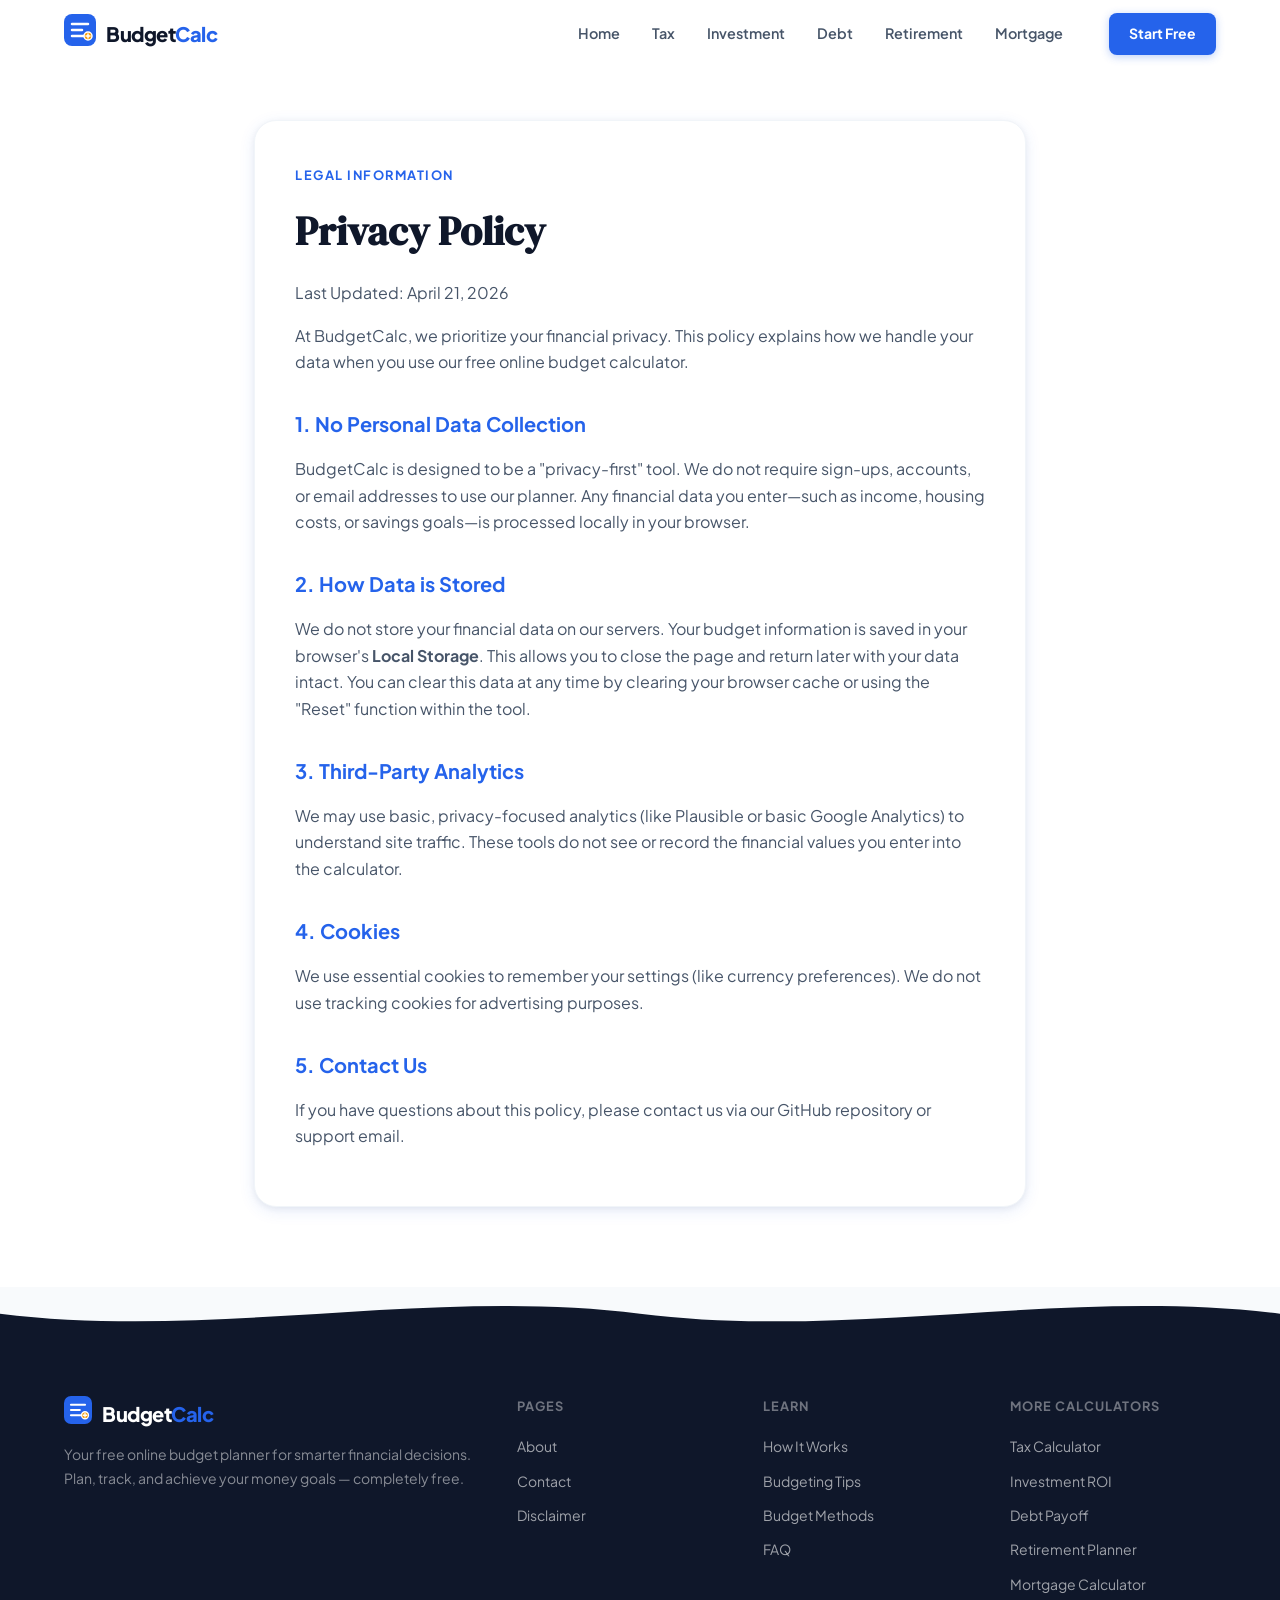
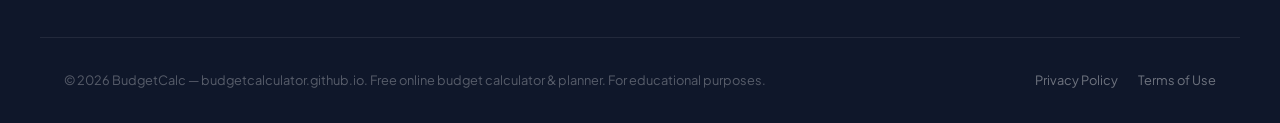
<file: privacy.html>
<!DOCTYPE html>
<html lang="en">
<head>
  <meta charset="UTF-8">
  <meta name="viewport" content="width=device-width, initial-scale=1.0">
  <title>Privacy Policy — BudgetCalc</title>
  <link rel="stylesheet" href="css/styles.css">
  <link href="https://fonts.googleapis.com/css2?family=DM+Serif+Display&family=Plus+Jakarta+Sans:wght@400;600;700&display=swap" rel="stylesheet">
  <link rel="icon" type="image/png" sizes="32x32" href="/favicon.png">
  <style>
    .legal-content { padding: 120px 0 80px; }
    .legal-card { background: var(--white); padding: 40px; border-radius: var(--radius-lg); box-shadow: var(--shadow); border: 1px solid var(--gray-100); }
    .legal-card h1 { font-family: var(--font-display); font-size: 2.5rem; margin-bottom: 1rem; color: var(--gray-900); }
    .legal-card h2 { font-size: 1.25rem; margin: 2rem 0 1rem; color: var(--blue-600); }
    .legal-card p, .legal-card li { color: var(--gray-600); margin-bottom: 1rem; }
    .legal-card ul { list-style: disc; margin-left: 20px; margin-bottom: 1.5rem; }
  </style>
</head>
<body>
  <div id="site-header"></div>

  <main class="legal-content">
    <div class="container-sm">
      <div class="legal-card">
        <span class="section-eyebrow">Legal Information</span>
        <h1>Privacy Policy</h1>
        <p>Last Updated: April 21, 2026</p>

        <p>At BudgetCalc, we prioritize your financial privacy. This policy explains how we handle your data when you use our free online budget calculator.</p>

        <h2>1. No Personal Data Collection</h2>
        <p>BudgetCalc is designed to be a "privacy-first" tool. We do not require sign-ups, accounts, or email addresses to use our planner. Any financial data you enter—such as income, housing costs, or savings goals—is processed locally in your browser.</p>

        <h2>2. How Data is Stored</h2>
        <p>We do not store your financial data on our servers. Your budget information is saved in your browser's <strong>Local Storage</strong>. This allows you to close the page and return later with your data intact. You can clear this data at any time by clearing your browser cache or using the "Reset" function within the tool.</p>

        <h2>3. Third-Party Analytics</h2>
        <p>We may use basic, privacy-focused analytics (like Plausible or basic Google Analytics) to understand site traffic. These tools do not see or record the financial values you enter into the calculator.</p>

        <h2>4. Cookies</h2>
        <p>We use essential cookies to remember your settings (like currency preferences). We do not use tracking cookies for advertising purposes.</p>

        <h2>5. Contact Us</h2>
        <p>If you have questions about this policy, please contact us via our GitHub repository or support email.</p>
      </div>
    </div>
  </main>

  <div id="site-footer"></div>
  <script src="components/header.js"></script>
  <script src="components/footer.js"></script>
  <script src="js/calculator.js"></script>
</body>
</html>
</file>
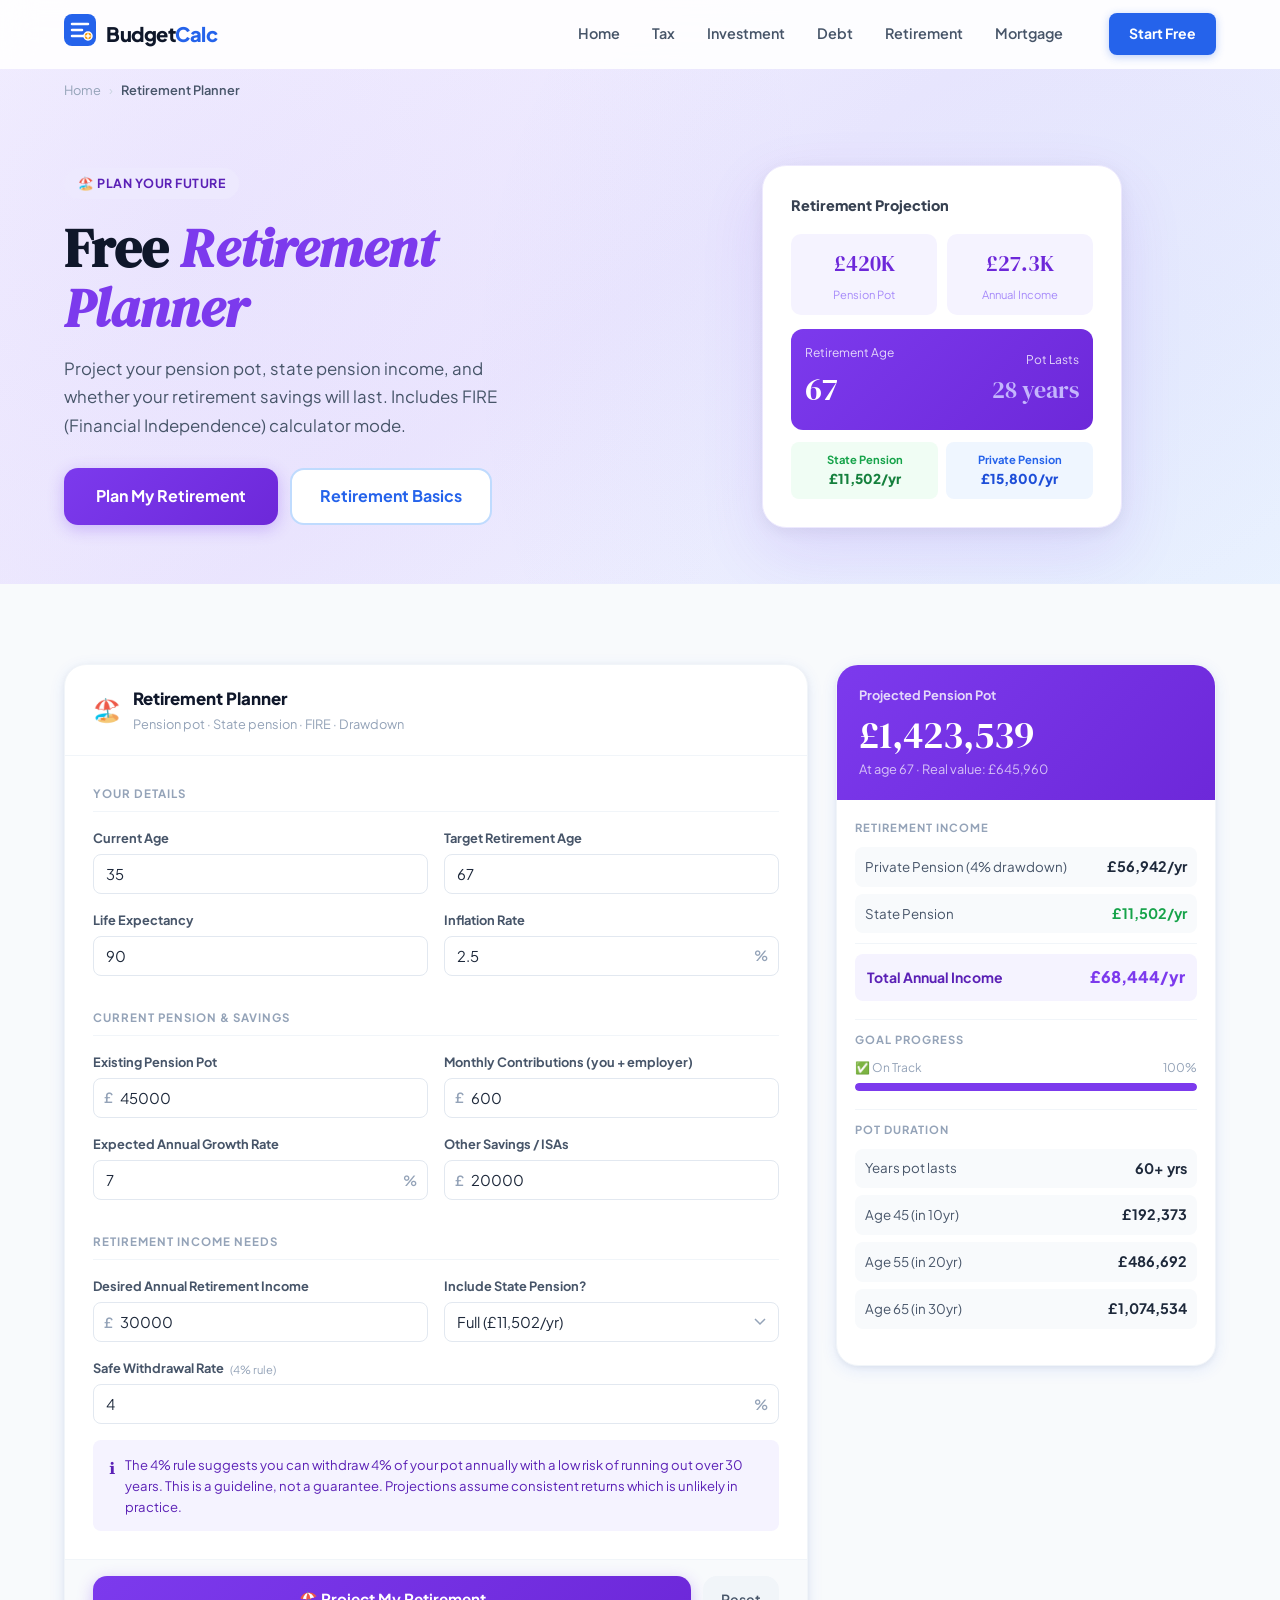
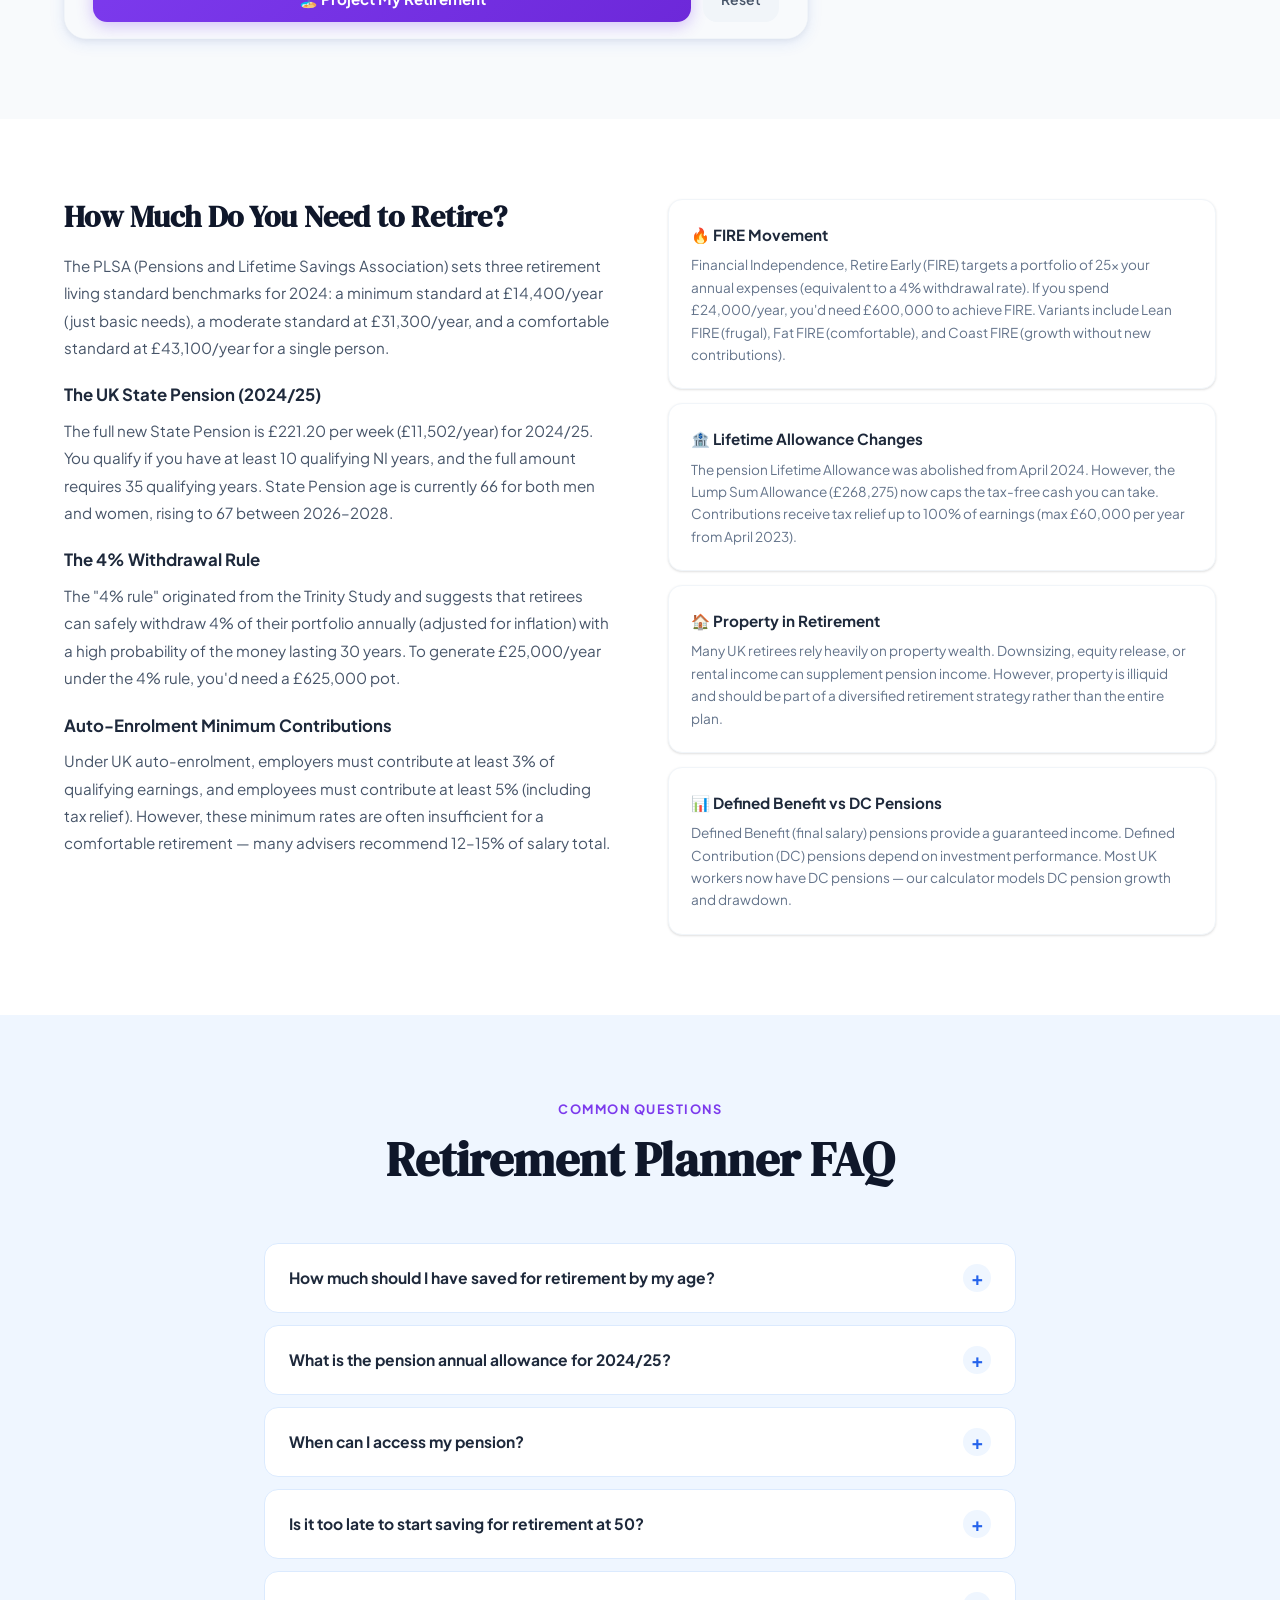
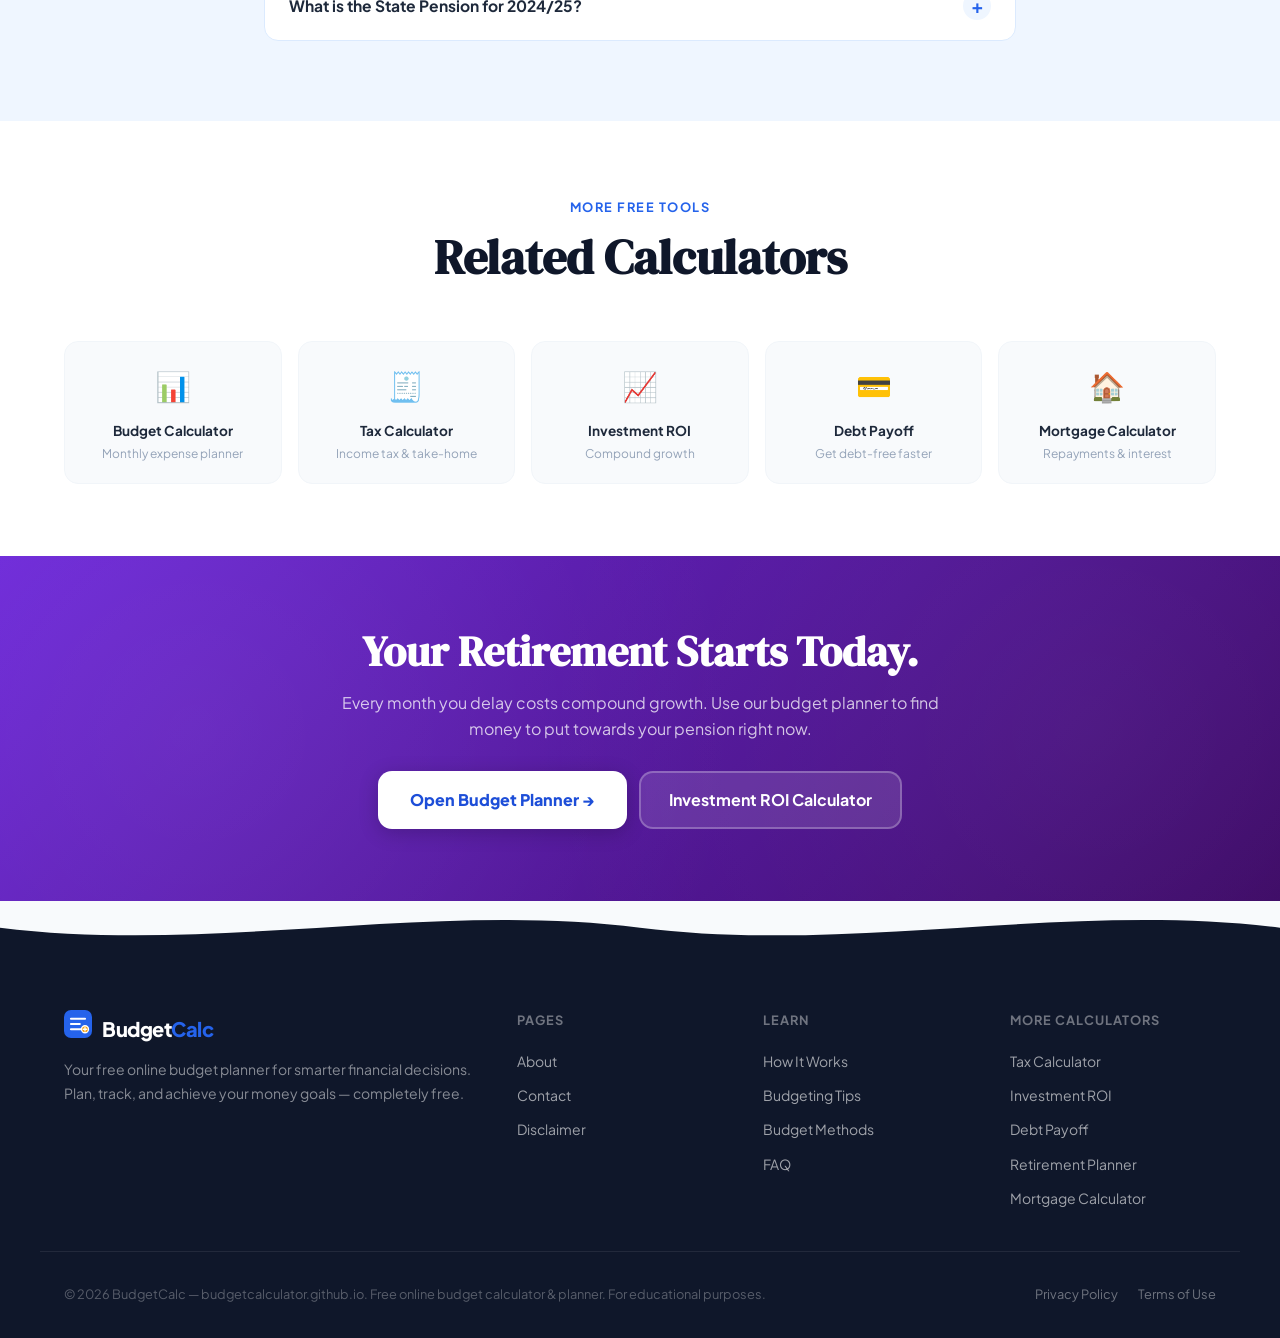
<file: retirement-planner.html>
<!DOCTYPE html>
<html lang="en">
<head>
  <meta charset="UTF-8">
  <meta name="viewport" content="width=device-width, initial-scale=1.0">
  <title>Retirement Planner Calculator — Pension &amp; Nest Egg | BudgetCalc</title>
  <meta name="description" content="Plan your retirement with our free retirement calculator. Project your pension pot, state pension, and retirement income. See how much you need to save for a comfortable retirement.">
  <meta name="keywords" content="retirement calculator, pension calculator, retirement planner, pension planner, how much to retire, retirement savings calculator, nest egg calculator, pension pot calculator uk, fire calculator, retirement income calculator">
  <meta name="robots" content="index, follow">
  <link rel="canonical" href="https://budgetcalculator.github.io/retirement-planner">
  <link rel="icon" type="image/png" sizes="32x32" href="/favicon.png">
  <script type="application/ld+json">
  {"@context":"https://schema.org","@graph":[
    {"@type":"WebApplication","name":"Retirement Planner Calculator","url":"https://budgetcalculator.github.io/retirement-planner","applicationCategory":"FinanceApplication","offers":{"@type":"Offer","price":"0","priceCurrency":"GBP"},"description":"Free retirement planning calculator. Project pension pot size, state pension income, and whether your savings will last through retirement."},
    {"@type":"BreadcrumbList","itemListElement":[{"@type":"ListItem","position":1,"name":"Home","item":"https://budgetcalculator.github.io/"},{"@type":"ListItem","position":2,"name":"Retirement Planner","item":"https://budgetcalculator.github.io/retirement-planner"}]},
    {"@type":"FAQPage","mainEntity":[
      {"@type":"Question","name":"How much do I need to retire in the UK?","acceptedAnswer":{"@type":"Answer","text":"The PLSA (Pensions and Lifetime Savings Association) suggests £14,400/yr for a minimum retirement, £31,300/yr for moderate, and £43,100/yr for a comfortable retirement as a single person (2024 figures). To generate £31,300/yr at a 4% withdrawal rate, you need approximately £782,500 in savings."}},
      {"@type":"Question","name":"What is the UK state pension amount?","acceptedAnswer":{"@type":"Answer","text":"The full new State Pension is £221.20 per week (£11,502/year) for 2024/25. You need 35 qualifying NI years for the full amount, and at least 10 qualifying years for any State Pension."}}
    ]}
  ]}
  </script>
  <link rel="preconnect" href="https://fonts.googleapis.com">
  <link rel="preconnect" href="https://fonts.gstatic.com" crossorigin>
  <link href="https://fonts.googleapis.com/css2?family=DM+Serif+Display:ital@0;1&family=Plus+Jakarta+Sans:wght@400;500;600;700;800&display=swap" rel="stylesheet">
  <link rel="stylesheet" href="css/styles.css">
  <link rel="stylesheet" href="css/calc-pages.css">
  <style>
    :root{ --hero-from:#F5F3FF;--hero-mid:#EDE9FE;--hero-to:#EFF6FF;--hero-glow1:rgba(139,92,246,.07);--hero-glow2:rgba(37,99,235,.06);--btn-from:#7C3AED;--btn-to:#6D28D9;--btn-shadow:rgba(124,58,237,.3);--cta-from:#6D28D9;--cta-to:#3B0764; }
    .page-hero-badge{background:#EDE9FE;color:#5B21B6;}
    .page-hero-title .accent{color:#7C3AED;}
    .results-aside-header{background:linear-gradient(135deg,#7C3AED,#6D28D9);}
    .ras-highlight{background:#F5F3FF;} .ras-highlight-label{color:#5B21B6;} .ras-highlight-val{color:#7C3AED;}
  </style>
</head>
<body>
<div id="site-header"></div>
<main>
  <section class="page-hero">
    <nav class="breadcrumb" aria-label="Breadcrumb"><a href="index">Home</a><span class="breadcrumb-sep">›</span><span class="breadcrumb-current">Retirement Planner</span></nav>
    <div class="page-hero-inner">
      <div class="page-hero-text">
        <div class="page-hero-badge">🏖️ Plan Your Future</div>
        <h1 class="page-hero-title">Free <span class="accent">Retirement Planner</span></h1>
        <p class="page-hero-desc">Project your pension pot, state pension income, and whether your retirement savings will last. Includes FIRE (Financial Independence) calculator mode.</p>
        <div class="page-hero-ctas">
          <a href="#retirement-tool" class="btn-primary" style="background:linear-gradient(135deg,#7C3AED,#6D28D9);box-shadow:0 4px 16px rgba(124,58,237,.3)">Plan My Retirement</a>
          <a href="#retirement-basics" class="btn-secondary">Retirement Basics</a>
        </div>
      </div>
      <div class="page-hero-visual" aria-hidden="true">
        <div style="background:white;border-radius:24px;padding:28px;box-shadow:0 24px 64px rgba(124,58,237,.12),0 4px 16px rgba(0,0,0,.06);max-width:360px;margin:0 auto;border:1px solid #ede9fe;">
          <div style="font-weight:800;font-size:.9rem;color:#374151;margin-bottom:16px;">Retirement Projection</div>
          <div style="display:grid;grid-template-columns:1fr 1fr;gap:10px;margin-bottom:14px;">
            <div style="padding:12px;background:#f5f3ff;border-radius:10px;text-align:center;"><div style="font-family:'DM Serif Display',serif;font-size:1.4rem;color:#6d28d9;">£420K</div><div style="font-size:.7rem;color:#a78bfa;margin-top:2px;">Pension Pot</div></div>
            <div style="padding:12px;background:#f5f3ff;border-radius:10px;text-align:center;"><div style="font-family:'DM Serif Display',serif;font-size:1.4rem;color:#6d28d9;">£27.3K</div><div style="font-size:.7rem;color:#a78bfa;margin-top:2px;">Annual Income</div></div>
          </div>
          <div style="padding:14px;background:linear-gradient(135deg,#7C3AED,#6D28D9);border-radius:12px;">
            <div style="display:flex;justify-content:space-between;align-items:center;">
              <div><div style="font-size:.75rem;color:rgba(255,255,255,.8);">Retirement Age</div><div style="font-family:'DM Serif Display',serif;font-size:2rem;color:white;">67</div></div>
              <div style="text-align:right;"><div style="font-size:.75rem;color:rgba(255,255,255,.8);">Pot Lasts</div><div style="font-family:'DM Serif Display',serif;font-size:1.5rem;color:#c4b5fd;">28 years</div></div>
            </div>
          </div>
          <div style="display:flex;gap:8px;margin-top:12px;">
            <div style="flex:1;padding:8px;background:#f0fdf4;border-radius:8px;text-align:center;"><div style="font-size:.7rem;color:#16a34a;font-weight:700;">State Pension</div><div style="font-size:.85rem;font-weight:800;color:#15803d;">£11,502/yr</div></div>
            <div style="flex:1;padding:8px;background:#eff6ff;border-radius:8px;text-align:center;"><div style="font-size:.7rem;color:#2563eb;font-weight:700;">Private Pension</div><div style="font-size:.85rem;font-weight:800;color:#1d4ed8;">£15,800/yr</div></div>
          </div>
        </div>
      </div>
    </div>
  </section>

  <!-- TOOL -->
  <section class="tool-section" id="retirement-tool">
    <div class="tool-layout">
      <div class="tool-panel">
        <div class="tool-panel-header">
          <span class="tool-panel-icon">🏖️</span>
          <div><div class="tool-panel-title">Retirement Planner</div><div class="tool-panel-sub">Pension pot · State pension · FIRE · Drawdown</div></div>
        </div>
        <div class="tool-panel-body">
          <div class="form-section-sep">Your Details</div>
          <div class="form-row">
            <div class="field">
              <label class="field-label" for="retCurrentAge">Current Age</label>
              <input class="finput" type="number" id="retCurrentAge" value="35" min="16" max="75" placeholder="35">
            </div>
            <div class="field">
              <label class="field-label" for="retRetireAge">Target Retirement Age</label>
              <input class="finput" type="number" id="retRetireAge" value="67" min="40" max="80" placeholder="67">
            </div>
          </div>
          <div class="form-row">
            <div class="field">
              <label class="field-label" for="retLifeExpect">Life Expectancy</label>
              <input class="finput" type="number" id="retLifeExpect" value="90" min="65" max="110" placeholder="90">
            </div>
            <div class="field">
              <label class="field-label" for="retInflation">Inflation Rate</label>
              <div class="field-input-wrap"><input class="finput has-suffix" type="number" id="retInflation" value="2.5" min="0" max="15" step="0.5"><span class="field-suffix">%</span></div>
            </div>
          </div>

          <div class="form-section-sep">Current Pension &amp; Savings</div>
          <div class="form-row">
            <div class="field">
              <label class="field-label" for="retCurrentPot">Existing Pension Pot</label>
              <div class="field-input-wrap"><span class="field-prefix">£</span><input class="finput has-prefix" type="number" id="retCurrentPot" value="45000" min="0" placeholder="45000"></div>
            </div>
            <div class="field">
              <label class="field-label" for="retMonthlyContrib">Monthly Contributions (you + employer)</label>
              <div class="field-input-wrap"><span class="field-prefix">£</span><input class="finput has-prefix" type="number" id="retMonthlyContrib" value="600" min="0" placeholder="600"></div>
            </div>
          </div>
          <div class="form-row">
            <div class="field">
              <label class="field-label" for="retGrowthRate">Expected Annual Growth Rate</label>
              <div class="field-input-wrap"><input class="finput has-suffix" type="number" id="retGrowthRate" value="7" min="0" max="20" step="0.5"><span class="field-suffix">%</span></div>
            </div>
            <div class="field">
              <label class="field-label" for="retOtherSavings">Other Savings / ISAs</label>
              <div class="field-input-wrap"><span class="field-prefix">£</span><input class="finput has-prefix" type="number" id="retOtherSavings" value="20000" min="0" placeholder="0"></div>
            </div>
          </div>

          <div class="form-section-sep">Retirement Income Needs</div>
          <div class="form-row">
            <div class="field">
              <label class="field-label" for="retIncomeNeeded">Desired Annual Retirement Income</label>
              <div class="field-input-wrap"><span class="field-prefix">£</span><input class="finput has-prefix" type="number" id="retIncomeNeeded" value="30000" min="0" placeholder="30000"></div>
            </div>
            <div class="field">
              <label class="field-label" for="retStatePension">Include State Pension?</label>
              <select class="fselect" id="retStatePension">
                <option value="full">Full (£11,502/yr)</option>
                <option value="partial">Partial (£8,000/yr)</option>
                <option value="none">No State Pension</option>
              </select>
            </div>
          </div>
          <div class="form-row single">
            <div class="field">
              <label class="field-label" for="retWithdrawalRate">Safe Withdrawal Rate <span class="field-hint">(4% rule)</span></label>
              <div class="field-input-wrap"><input class="finput has-suffix" type="number" id="retWithdrawalRate" value="4" min="1" max="10" step="0.5"><span class="field-suffix">%</span></div>
            </div>
          </div>
          <div class="info-callout" style="background:#F5F3FF;color:#5B21B6;">
            <span class="info-callout-icon">ℹ️</span>
            <span>The 4% rule suggests you can withdraw 4% of your pot annually with a low risk of running out over 30 years. This is a guideline, not a guarantee. Projections assume consistent returns which is unlikely in practice.</span>
          </div>
        </div>
        <div class="tool-panel-footer">
          <button class="btn-calc-main" id="retCalcBtn" style="--btn-from:#7C3AED;--btn-to:#6D28D9;--btn-shadow:rgba(124,58,237,.3)">🏖️ Project My Retirement</button>
          <button class="btn-calc-reset" id="retResetBtn">Reset</button>
        </div>
      </div>
      <aside class="results-aside" id="retResults">
        <div class="results-empty-state"><div class="res-empty-icon">🏖️</div><div class="res-empty-title">Your retirement projection</div><div class="res-empty-desc">Enter your details and click Calculate to see your projected pension pot and retirement income.</div></div>
      </aside>
    </div>
  </section>

  <!-- CONTENT -->
  <section class="page-content-section" id="retirement-basics">
    <div class="content-cols container">
      <div class="content-prose fade-in">
        <h2>How Much Do You Need to Retire?</h2>
        <p>The PLSA (Pensions and Lifetime Savings Association) sets three retirement living standard benchmarks for 2024: a minimum standard at £14,400/year (just basic needs), a moderate standard at £31,300/year, and a comfortable standard at £43,100/year for a single person.</p>
        <h3>The UK State Pension (2024/25)</h3>
        <p>The full new State Pension is £221.20 per week (£11,502/year) for 2024/25. You qualify if you have at least 10 qualifying NI years, and the full amount requires 35 qualifying years. State Pension age is currently 66 for both men and women, rising to 67 between 2026–2028.</p>
        <h3>The 4% Withdrawal Rule</h3>
        <p>The "4% rule" originated from the Trinity Study and suggests that retirees can safely withdraw 4% of their portfolio annually (adjusted for inflation) with a high probability of the money lasting 30 years. To generate £25,000/year under the 4% rule, you'd need a £625,000 pot.</p>
        <h3>Auto-Enrolment Minimum Contributions</h3>
        <p>Under UK auto-enrolment, employers must contribute at least 3% of qualifying earnings, and employees must contribute at least 5% (including tax relief). However, these minimum rates are often insufficient for a comfortable retirement — many advisers recommend 12–15% of salary total.</p>
      </div>
      <div class="info-cards fade-in">
        <div class="info-card"><h3>🔥 FIRE Movement</h3><p>Financial Independence, Retire Early (FIRE) targets a portfolio of 25× your annual expenses (equivalent to a 4% withdrawal rate). If you spend £24,000/year, you'd need £600,000 to achieve FIRE. Variants include Lean FIRE (frugal), Fat FIRE (comfortable), and Coast FIRE (growth without new contributions).</p></div>
        <div class="info-card"><h3>🏦 Lifetime Allowance Changes</h3><p>The pension Lifetime Allowance was abolished from April 2024. However, the Lump Sum Allowance (£268,275) now caps the tax-free cash you can take. Contributions receive tax relief up to 100% of earnings (max £60,000 per year from April 2023).</p></div>
        <div class="info-card"><h3>🏠 Property in Retirement</h3><p>Many UK retirees rely heavily on property wealth. Downsizing, equity release, or rental income can supplement pension income. However, property is illiquid and should be part of a diversified retirement strategy rather than the entire plan.</p></div>
        <div class="info-card"><h3>📊 Defined Benefit vs DC Pensions</h3><p>Defined Benefit (final salary) pensions provide a guaranteed income. Defined Contribution (DC) pensions depend on investment performance. Most UK workers now have DC pensions — our calculator models DC pension growth and drawdown.</p></div>
      </div>
    </div>
  </section>

  <section class="page-faq-section page-content-section blue">
    <div class="page-faq-inner">
      <div class="section-header fade-in"><span class="section-eyebrow" style="color:#7C3AED">Common Questions</span><h2 class="section-title">Retirement Planner FAQ</h2></div>
      <div class="faq-list">
        <div class="faq-item fade-in"><div class="faq-q" tabindex="0">How much should I have saved for retirement by my age?<span class="faq-icon">+</span></div><div class="faq-a">A common guideline: by age 30, aim for 1× your annual salary; by 40, 3×; by 50, 6×; by 60, 8×; by retirement, 10–12×. These are rough benchmarks, not prescriptions. Your actual target depends on your retirement lifestyle goals, expected State Pension, and retirement age. Use our calculator to model your specific situation.</div></div>
        <div class="faq-item fade-in"><div class="faq-q" tabindex="0">What is the pension annual allowance for 2024/25?<span class="faq-icon">+</span></div><div class="faq-a">The Annual Allowance (the amount you can contribute to pensions with tax relief) is £60,000 per year for 2024/25, or 100% of your earnings if lower. High earners above £260,000 (threshold income + pension contributions) face a Tapered Annual Allowance which reduces from £60,000 down to a minimum of £10,000.</div></div>
        <div class="faq-item fade-in"><div class="faq-q" tabindex="0">When can I access my pension?<span class="faq-icon">+</span></div><div class="faq-a">The minimum pension access age is currently 55, rising to 57 in 2028. The State Pension is paid from age 66 (rising to 67 by 2028). You can take up to 25% of your pension as a tax-free lump sum (subject to the Lump Sum Allowance of £268,275 from April 2024).</div></div>
        <div class="faq-item fade-in"><div class="faq-q" tabindex="0">Is it too late to start saving for retirement at 50?<span class="faq-icon">+</span></div><div class="faq-a">It's never too late. At 50 with 17 years until State Pension age, significant pension savings are still achievable — especially with tax relief making contributions effectively cheaper. The key levers are: increasing contributions significantly, potentially reducing retirement spending expectations, or adjusting retirement age. Use our calculator to model what's possible.</div></div>
        <div class="faq-item fade-in"><div class="faq-q" tabindex="0">What is the State Pension for 2024/25?<span class="faq-icon">+</span></div><div class="faq-a">The full new State Pension is £221.20 per week (£11,502.40 per year) for 2024/25 following the triple lock increase. You need 35 qualifying NI years for the full amount. Check your State Pension forecast on the government's Check your State Pension website using your Government Gateway account.</div></div>
      </div>
    </div>
  </section>

  <section class="related-section"><div class="container"><div class="section-header fade-in"><span class="section-eyebrow">More Free Tools</span><h2 class="section-title">Related Calculators</h2></div></div>
    <div class="related-grid">
      <a href="index" class="related-card fade-in"><div class="related-card-icon">📊</div><div class="related-card-name">Budget Calculator</div><div class="related-card-desc">Monthly expense planner</div></a>
      <a href="tax-calculator" class="related-card fade-in"><div class="related-card-icon">🧾</div><div class="related-card-name">Tax Calculator</div><div class="related-card-desc">Income tax &amp; take-home</div></a>
      <a href="investment-roi" class="related-card fade-in"><div class="related-card-icon">📈</div><div class="related-card-name">Investment ROI</div><div class="related-card-desc">Compound growth</div></a>
      <a href="debt-payoff" class="related-card fade-in"><div class="related-card-icon">💳</div><div class="related-card-name">Debt Payoff</div><div class="related-card-desc">Get debt-free faster</div></a>
      <a href="mortgage-calculator" class="related-card fade-in"><div class="related-card-icon">🏠</div><div class="related-card-name">Mortgage Calculator</div><div class="related-card-desc">Repayments &amp; interest</div></a>
    </div>
  </section>

  <section class="page-cta" style="--cta-from:#6D28D9;--cta-to:#3B0764;">
    <div class="page-cta-inner fade-in">
      <h2 class="page-cta-title">Your Retirement Starts Today.</h2>
      <p class="page-cta-desc">Every month you delay costs compound growth. Use our budget planner to find money to put towards your pension right now.</p>
      <div class="page-cta-btns"><a href="index#calculator" class="btn-cta-white">Open Budget Planner →</a><a href="investment-roi" class="btn-cta-ghost">Investment ROI Calculator</a></div>
    </div>
  </section>
</main>
<div id="site-footer"></div>
<script src="components/header.js"></script>
<script src="components/footer.js"></script>
<script>
function fmt(n){ return new Intl.NumberFormat('en-GB',{style:'currency',currency:'GBP',maximumFractionDigits:0}).format(n); }

function calcRetirement(){
  const currentAge = parseInt(document.getElementById('retCurrentAge').value)||35;
  const retireAge  = parseInt(document.getElementById('retRetireAge').value)||67;
  const lifeExpect = parseInt(document.getElementById('retLifeExpect').value)||90;
  const inflation  = (parseFloat(document.getElementById('retInflation').value)||2.5)/100;
  const currentPot = parseFloat(document.getElementById('retCurrentPot').value)||0;
  const monthlyC   = parseFloat(document.getElementById('retMonthlyContrib').value)||0;
  const growth     = (parseFloat(document.getElementById('retGrowthRate').value)||7)/100;
  const otherSav   = parseFloat(document.getElementById('retOtherSavings').value)||0;
  const incNeeded  = parseFloat(document.getElementById('retIncomeNeeded').value)||30000;
  const spVal      = document.getElementById('retStatePension').value;
  const withdrawRate = (parseFloat(document.getElementById('retWithdrawalRate').value)||4)/100;

  const statePension = spVal==='full'?11502:spVal==='partial'?8000:0;
  const yearsToRetire = Math.max(1, retireAge - currentAge);
  const yearsInRetire = Math.max(1, lifeExpect - retireAge);
  const r = growth/12;
  const n = yearsToRetire * 12;

  // Future value of current pot
  const potFV = currentPot * Math.pow(1+growth, yearsToRetire);
  // Future value of monthly contributions
  const contribFV = monthlyC > 0 ? monthlyC * ((Math.pow(1+r,n)-1)/r) : 0;
  // Other savings (no growth assumed for simplicity unless stocks)
  const otherFV = otherSav * Math.pow(1+growth, yearsToRetire);
  const totalPot = potFV + contribFV + otherFV;

  // Real (inflation-adjusted) pot
  const realPot = totalPot / Math.pow(1+inflation, yearsToRetire);

  // Private pension income from pot (annuity-style estimate)
  const privatePensionAnnual = totalPot * withdrawRate;
  const totalAnnual = privatePensionAnnual + statePension;

  // How long pot lasts (drawdown)
  const annualWithdrawal = Math.max(0, incNeeded - statePension);
  let drawdownYears = 0;
  let pot = totalPot;
  while(pot > 0 && drawdownYears < 60){
    pot = pot * (1 + growth) - annualWithdrawal;
    drawdownYears++;
  }

  // Needed pot to meet income goal
  const neededPot = annualWithdrawal / withdrawRate;
  const onTrack = totalPot >= neededPot;
  const shortfall = Math.max(0, neededPot - totalPot);
  const extraMonthly = shortfall > 0 ? (shortfall / ((Math.pow(1+r,n)-1)/r)) : 0;

  // Milestones
  const milestones = [];
  [10,20,30].forEach(y=>{
    if(y<=yearsToRetire){
      const pFV = currentPot*Math.pow(1+growth,y) + (monthlyC>0?monthlyC*((Math.pow(1+growth/12,y*12)-1)/(growth/12)):0);
      milestones.push({year:y, age:currentAge+y, val:pFV});
    }
  });

  renderRetResults({totalPot,realPot,privatePensionAnnual,totalAnnual,incNeeded,statePension,drawdownYears,onTrack,shortfall,extraMonthly,neededPot,milestones,retireAge,yearsToRetire});
}

function renderRetResults(r){
  const el = document.getElementById('retResults');
  const pctOfGoal = Math.min((r.totalPot/r.neededPot)*100,100);
  el.innerHTML = `
    <div class="results-aside-header">
      <div class="results-aside-label">Projected Pension Pot</div>
      <div class="results-aside-big">${fmt(r.totalPot)}</div>
      <div class="results-aside-sub">At age ${r.retireAge} · Real value: ${fmt(r.realPot)}</div>
    </div>
    <div class="results-aside-body">
      <div class="results-aside-section">
        <div class="ras-title">Retirement Income</div>
        <div class="ras-rows">
          <div class="ras-row"><span class="ras-row-label">Private Pension (${(parseFloat(document.getElementById('retWithdrawalRate').value)||4)}% drawdown)</span><span class="ras-row-val">${fmt(r.privatePensionAnnual)}/yr</span></div>
          <div class="ras-row"><span class="ras-row-label">State Pension</span><span class="ras-row-val" style="color:#16A34A">${fmt(r.statePension)}/yr</span></div>
        </div>
        <div class="ras-divider"></div>
        <div class="ras-highlight">
          <span class="ras-highlight-label">Total Annual Income</span>
          <span class="ras-highlight-val">${fmt(r.totalAnnual)}/yr</span>
        </div>
      </div>
      <div class="ras-divider"></div>
      <div class="results-aside-section">
        <div class="ras-title">Goal Progress</div>
        <div class="ras-bar-wrap">
          <div class="ras-bar-label"><span>${r.onTrack?'✅ On Track':'⚠️ Shortfall: '+fmt(r.shortfall)}</span><span>${pctOfGoal.toFixed(0)}%</span></div>
          <div class="ras-bar-bg"><div class="ras-bar-fill" style="width:${pctOfGoal}%;background:${r.onTrack?'#7C3AED':'#EF4444'};"></div></div>
        </div>
        ${!r.onTrack?`<p style="font-size:.75rem;color:#EA580C;margin-top:6px;">To hit your goal, consider contributing an extra ${fmt(r.extraMonthly)}/month.</p>`:''}
      </div>
      <div class="ras-divider"></div>
      <div class="results-aside-section">
        <div class="ras-title">Pot Duration</div>
        <div class="ras-rows">
          <div class="ras-row"><span class="ras-row-label">Years pot lasts</span><span class="ras-row-val">${r.drawdownYears >= 60?'60+ yrs':r.drawdownYears+' years'}</span></div>
          ${r.milestones.map(m=>`<div class="ras-row"><span class="ras-row-label">Age ${m.age} (in ${m.year}yr)</span><span class="ras-row-val">${fmt(m.val)}</span></div>`).join('')}
        </div>
      </div>
    </div>
  `;
}

document.addEventListener('DOMContentLoaded',()=>{
  Header.render(); Footer.render();
  document.getElementById('retCalcBtn').addEventListener('click',calcRetirement);
  document.getElementById('retResetBtn').addEventListener('click',()=>{ ['retCurrentAge','retRetireAge','retLifeExpect','retInflation','retCurrentPot','retMonthlyContrib','retGrowthRate','retOtherSavings','retIncomeNeeded','retWithdrawalRate'].forEach(id=>{ const defs={retCurrentAge:35,retRetireAge:67,retLifeExpect:90,retInflation:2.5,retCurrentPot:45000,retMonthlyContrib:600,retGrowthRate:7,retOtherSavings:20000,retIncomeNeeded:30000,retWithdrawalRate:4}; document.getElementById(id).value=defs[id]; }); document.getElementById('retResults').innerHTML='<div class="results-empty-state"><div class="res-empty-icon">🏖️</div><div class="res-empty-title">Your retirement projection</div><div class="res-empty-desc">Enter your details and click Calculate.</div></div>'; });
  document.querySelectorAll('.faq-q').forEach(q=>q.addEventListener('click',()=>{ const i=q.closest('.faq-item'); const o=i.classList.contains('open'); document.querySelectorAll('.faq-item').forEach(x=>x.classList.remove('open')); if(!o)i.classList.add('open'); }));
  const obs=new IntersectionObserver(e=>e.forEach(x=>{if(x.isIntersecting)x.target.classList.add('visible');}),{threshold:.1}); document.querySelectorAll('.fade-in').forEach(el=>obs.observe(el));
  calcRetirement();
});
</script>
</body>
</html>
</file>
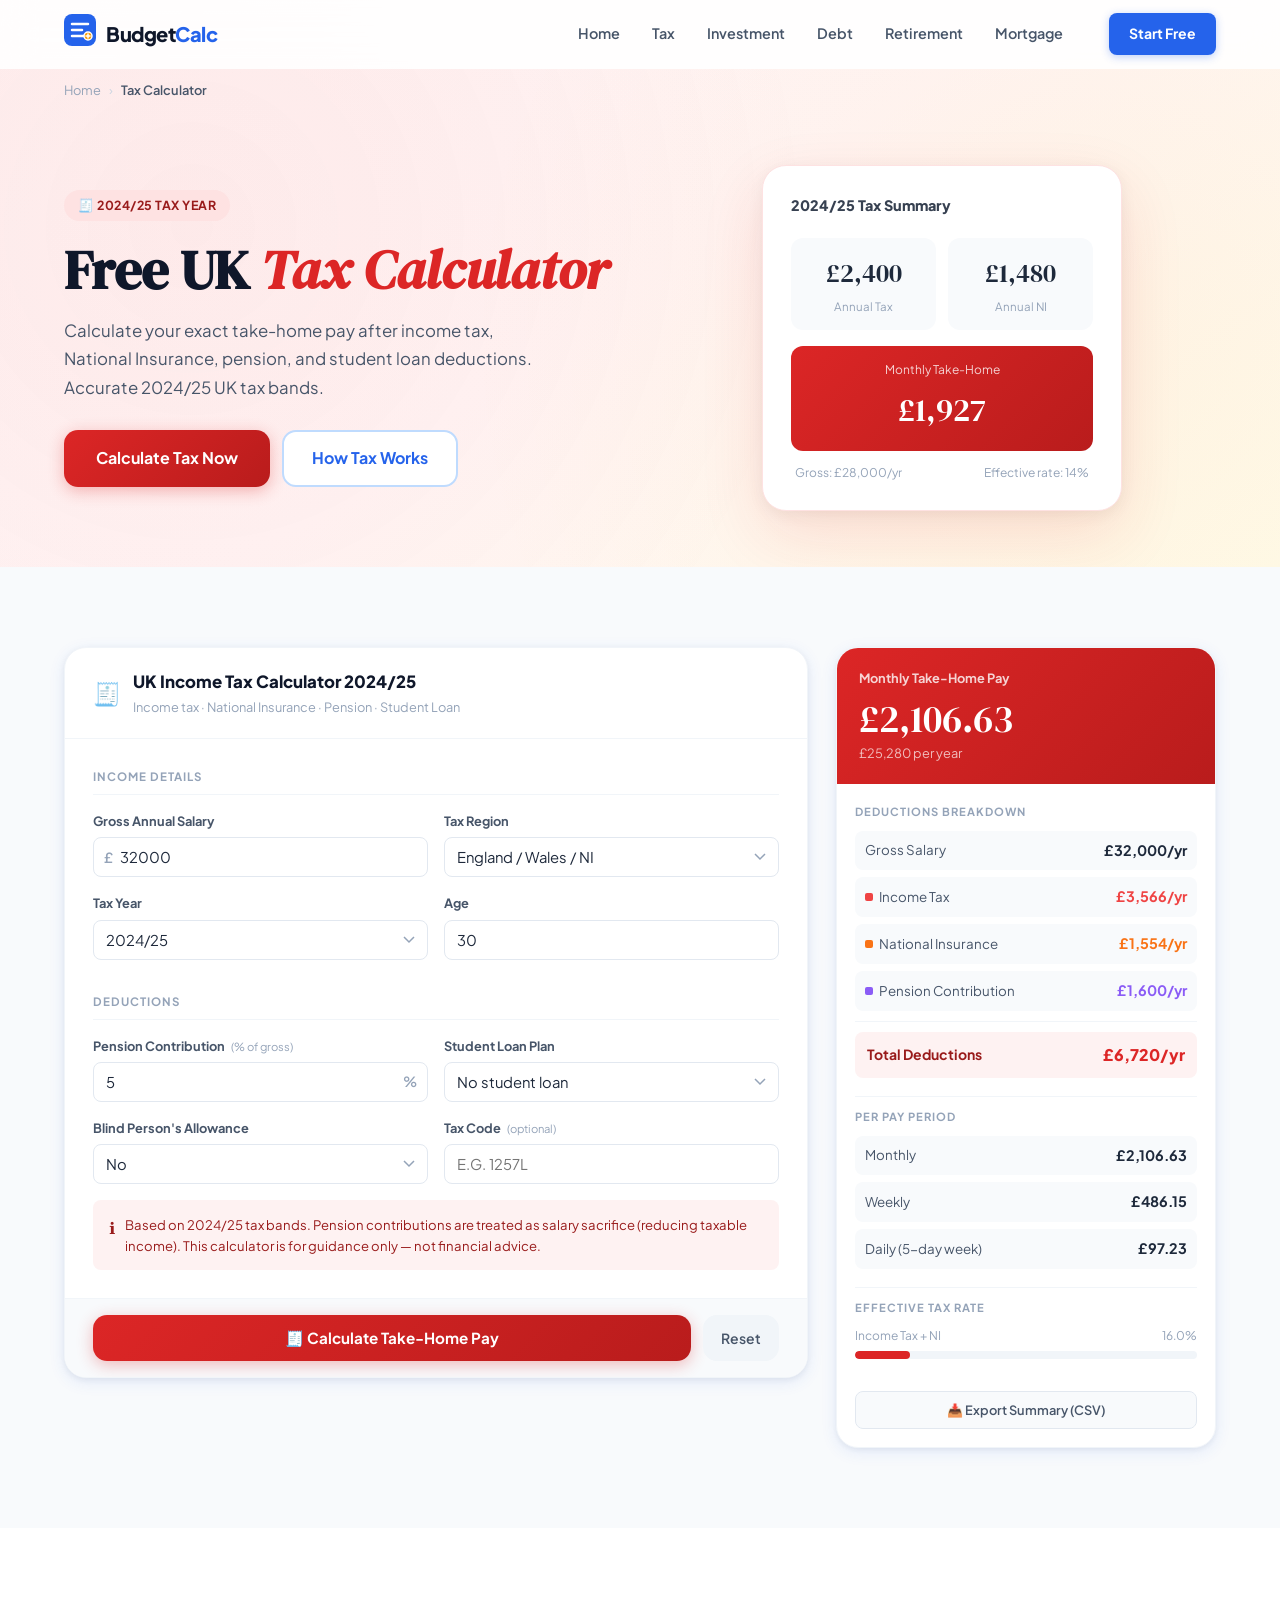
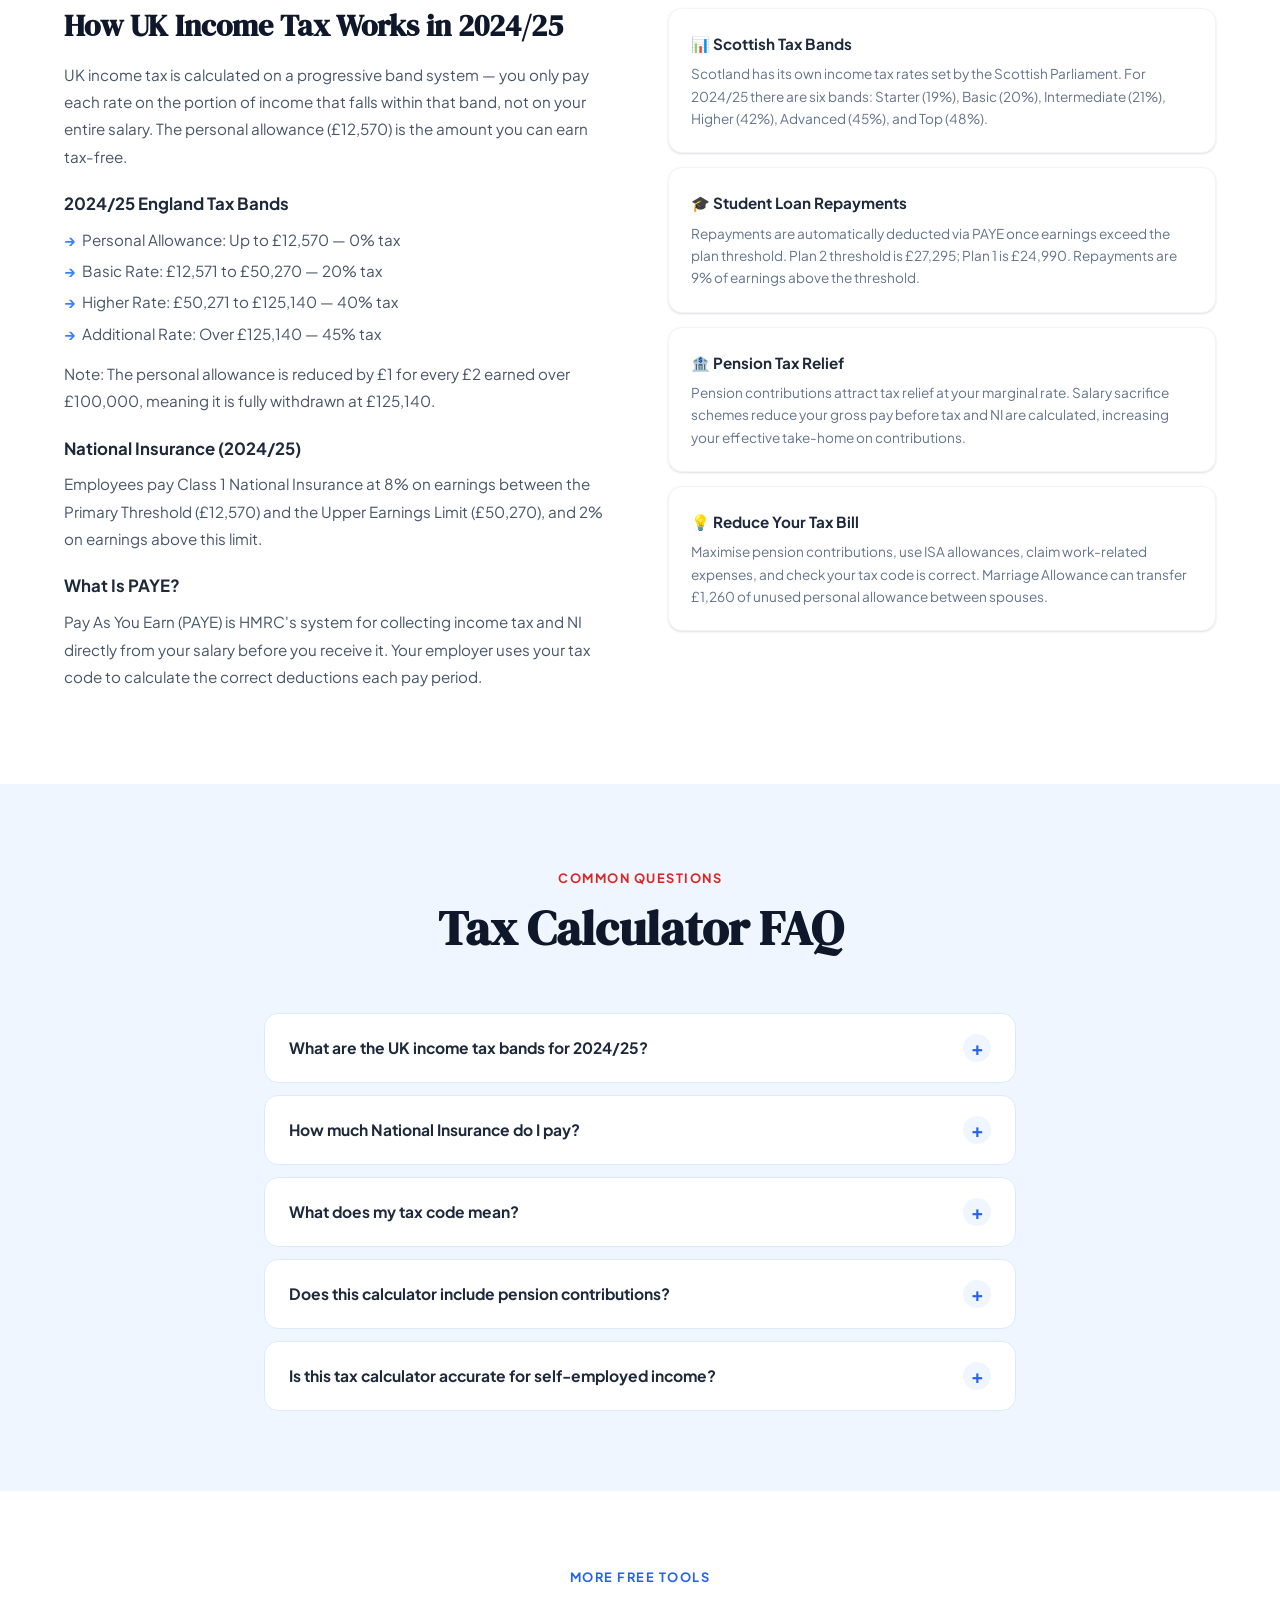
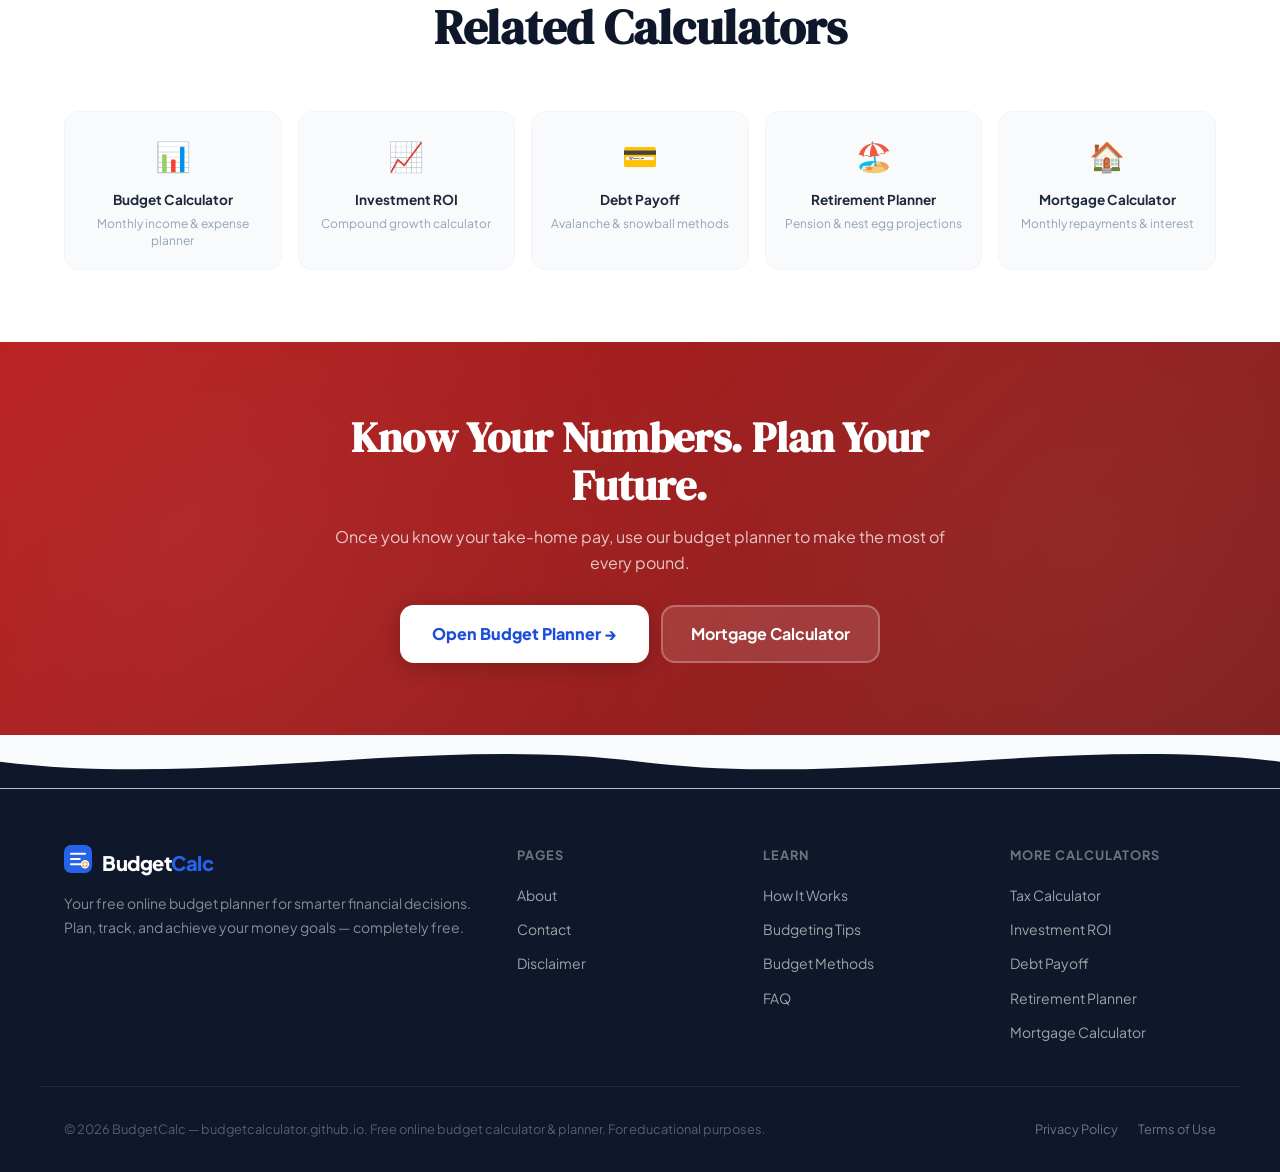
<file: tax-calculator.html>
<!DOCTYPE html>
<html lang="en">
<head>
  <meta charset="UTF-8">
  <meta name="viewport" content="width=device-width, initial-scale=1.0">
  <title>Tax Calculator — Income Tax &amp; Take-Home Pay | BudgetCalc</title>
  <meta name="description" content="Calculate your UK income tax, National Insurance, and take-home pay for 2024/25. Free online tax calculator supporting all UK tax bands, Scottish rates, pension contributions, and student loan deductions.">
  <meta name="keywords" content="uk tax calculator, income tax calculator, take home pay calculator, salary tax calculator, national insurance calculator, paye calculator, tax calculator 2024 uk, income after tax calculator">
  <meta name="robots" content="index, follow">
  <link rel="canonical" href="https://budgetcalculator.github.io/tax-calculator">
  <link rel="icon" type="image/png" sizes="32x32" href="/favicon.png">
  <meta property="og:title" content="Free UK Tax Calculator 2025/26 | BudgetCalc">
  <meta property="og:description" content="Instantly calculate your UK income tax, NI, and take-home pay. Free, accurate, and up to date with 2024/25 tax bands.">
  <meta property="og:url" content="https://budgetcalculator.github.io/tax-calculator">
  <script type="application/ld+json">
  {
    "@context": "https://schema.org",
    "@graph": [
      {
        "@type": "WebApplication",
        "name": "Tax Calculator",
        "url": "https://budgetcalculator.github.io/tax-calculator",
        "applicationCategory": "FinanceApplication",
        "offers": { "@type": "Offer", "price": "0", "priceCurrency": "GBP" },
        "description": "Free UK income tax and National Insurance calculator for 2024/25. Calculate take-home pay after PAYE, NI, pension, and student loan deductions."
      },
      {
        "@type": "BreadcrumbList",
        "itemListElement": [
          { "@type": "ListItem", "position": 1, "name": "Home", "item": "https://budgetcalculator.github.io/" },
          { "@type": "ListItem", "position": 2, "name": "Tax Calculator", "item": "https://budgetcalculator.github.io/tax-calculator" }
        ]
      },
      {
        "@type": "FAQPage",
        "mainEntity": [
          { "@type": "Question", "name": "What are the UK income tax bands for 2024/25?", "acceptedAnswer": { "@type": "Answer", "text": "For 2024/25: Personal Allowance £12,570 (0%), Basic Rate 20% (£12,571–£50,270), Higher Rate 40% (£50,271–£125,140), Additional Rate 45% (above £125,140). Scottish taxpayers have different rates." } },
          { "@type": "Question", "name": "How is National Insurance calculated?", "acceptedAnswer": { "@type": "Answer", "text": "For employees, Class 1 NI is 8% on earnings between £12,570 and £50,270, and 2% on earnings above £50,270 for 2024/25." } }
        ]
      }
    ]
  }
  </script>
  <link rel="preconnect" href="https://fonts.googleapis.com">
  <link rel="preconnect" href="https://fonts.gstatic.com" crossorigin>
  <link href="https://fonts.googleapis.com/css2?family=DM+Serif+Display:ital@0;1&family=Plus+Jakarta+Sans:wght@400;500;600;700;800&display=swap" rel="stylesheet">
  <link rel="stylesheet" href="css/styles.css">
  <link rel="stylesheet" href="css/calc-pages.css">
  <style>
    :root {
      --hero-from: #FEF2F2; --hero-mid: #FFF5F5; --hero-to: #FFFBEB;
      --hero-glow1: rgba(239,68,68,.06); --hero-glow2: rgba(245,158,11,.06);
      --page-accent: #DC2626; --page-accent-light: #FEF2F2;
      --btn-from: #DC2626; --btn-to: #B91C1C; --btn-shadow: rgba(220,38,38,.3);
      --cta-from: #B91C1C; --cta-to: #7F1D1D;
    }
    .page-hero-badge { background: #FEE2E2; color: #991B1B; }
    .page-hero-title .accent { color: #DC2626; }
    .results-aside-header { background: linear-gradient(135deg, #DC2626, #B91C1C); }
    .ras-highlight { background: #FEF2F2; }
    .ras-highlight-label { color: #991B1B; }
    .ras-highlight-val { color: #DC2626; }
  </style>
<link rel="icon" type="image/png" sizes="32x32" href="/favicon.png"></head>
<body>
<div id="site-header"></div>
<main>

  <!-- HERO -->
  <section class="page-hero">
    <nav class="breadcrumb" aria-label="Breadcrumb">
      <a href="index">Home</a>
      <span class="breadcrumb-sep" aria-hidden="true">›</span>
      <span class="breadcrumb-current">Tax Calculator</span>
    </nav>
    <div class="page-hero-inner">
      <div class="page-hero-text">
        <div class="page-hero-badge">🧾 2024/25 Tax Year</div>
        <h1 class="page-hero-title">Free UK <span class="accent">Tax Calculator</span></h1>
        <p class="page-hero-desc">Calculate your exact take-home pay after income tax, National Insurance, pension, and student loan deductions. Accurate 2024/25 UK tax bands.</p>
        <div class="page-hero-ctas">
          <a href="#tax-tool" class="btn-primary" style="background:linear-gradient(135deg,#DC2626,#B91C1C);box-shadow:0 4px 16px rgba(220,38,38,.3)">Calculate Tax Now</a>
          <a href="#how-tax-works" class="btn-secondary">How Tax Works</a>
        </div>
      </div>
      <div class="page-hero-visual" aria-hidden="true">
        <div style="background:white;border-radius:24px;padding:28px;box-shadow:0 24px 64px rgba(220,38,38,.12),0 4px 16px rgba(0,0,0,.06);max-width:360px;margin:0 auto;border:1px solid #fee2e2;">
          <div style="font-weight:800;font-size:.9rem;color:#374151;margin-bottom:20px;">2024/25 Tax Summary</div>
          <div style="display:grid;grid-template-columns:1fr 1fr;gap:12px;margin-bottom:16px;">
            <div style="padding:14px;background:#f8fafc;border-radius:12px;text-align:center;">
              <div style="font-family:'DM Serif Display',serif;font-size:1.6rem;color:#1e293b;">£2,400</div>
              <div style="font-size:.72rem;color:#94a3b8;margin-top:3px;">Annual Tax</div>
            </div>
            <div style="padding:14px;background:#f8fafc;border-radius:12px;text-align:center;">
              <div style="font-family:'DM Serif Display',serif;font-size:1.6rem;color:#1e293b;">£1,480</div>
              <div style="font-size:.72rem;color:#94a3b8;margin-top:3px;">Annual NI</div>
            </div>
          </div>
          <div style="padding:14px;background:linear-gradient(135deg,#DC2626,#B91C1C);border-radius:12px;text-align:center;">
            <div style="font-size:.75rem;color:rgba(255,255,255,.8);margin-bottom:4px;">Monthly Take-Home</div>
            <div style="font-family:'DM Serif Display',serif;font-size:2rem;color:white;">£1,927</div>
          </div>
          <div style="display:flex;justify-content:space-between;font-size:.75rem;color:#94a3b8;margin-top:12px;padding:0 4px;">
            <span>Gross: £28,000/yr</span><span>Effective rate: 14%</span>
          </div>
        </div>
      </div>
    </div>
  </section>

  <!-- TOOL -->
  <section class="tool-section" id="tax-tool">
    <div class="tool-layout">
      <div class="tool-panel">
        <div class="tool-panel-header">
          <span class="tool-panel-icon">🧾</span>
          <div>
            <div class="tool-panel-title">UK Income Tax Calculator 2024/25</div>
            <div class="tool-panel-sub">Income tax · National Insurance · Pension · Student Loan</div>
          </div>
        </div>
        <div class="tool-panel-body">
          <div class="form-section-sep">Income Details</div>
          <div class="form-row">
            <div class="field">
              <label class="field-label" for="taxSalary">Gross Annual Salary</label>
              <div class="field-input-wrap"><span class="field-prefix">£</span><input class="finput has-prefix" type="number" id="taxSalary" value="32000" min="0" max="10000000" placeholder="32000"></div>
            </div>
            <div class="field">
              <label class="field-label" for="taxRegion">Tax Region</label>
              <select class="fselect" id="taxRegion">
                <option value="england">England / Wales / NI</option>
                <option value="scotland">Scotland</option>
              </select>
            </div>
          </div>
          <div class="form-row">
            <div class="field">
              <label class="field-label" for="taxYear">Tax Year</label>
              <select class="fselect" id="taxYear">
                <option value="2425">2024/25</option>
                <option value="2324">2023/24</option>
              </select>
            </div>
            <div class="field">
              <label class="field-label" for="taxAge">Age</label>
              <input class="finput" type="number" id="taxAge" value="30" min="16" max="100" placeholder="30">
            </div>
          </div>

          <div class="form-section-sep">Deductions</div>
          <div class="form-row">
            <div class="field">
              <label class="field-label" for="pensionPct">Pension Contribution <span class="field-hint">(% of gross)</span></label>
              <div class="field-input-wrap"><input class="finput has-suffix" type="number" id="pensionPct" value="5" min="0" max="100" step="0.5" placeholder="5"><span class="field-suffix">%</span></div>
            </div>
            <div class="field">
              <label class="field-label" for="studentLoan">Student Loan Plan</label>
              <select class="fselect" id="studentLoan">
                <option value="none">No student loan</option>
                <option value="plan1">Plan 1 (pre-2012)</option>
                <option value="plan2">Plan 2 (post-2012)</option>
                <option value="plan4">Plan 4 (Scotland)</option>
                <option value="plan5">Plan 5 (from 2023)</option>
                <option value="postgrad">Postgraduate Loan</option>
              </select>
            </div>
          </div>
          <div class="form-row">
            <div class="field">
              <label class="field-label" for="blindAllowance">Blind Person's Allowance</label>
              <select class="fselect" id="blindAllowance">
                <option value="no">No</option>
                <option value="yes">Yes (+£3,070)</option>
              </select>
            </div>
            <div class="field">
              <label class="field-label" for="taxCodeInput">Tax Code <span class="field-hint">(optional)</span></label>
              <input class="finput" type="text" id="taxCodeInput" placeholder="e.g. 1257L" style="text-transform:uppercase">
            </div>
          </div>
          <div class="info-callout" style="background:#FEF2F2;color:#991B1B;">
            <span class="info-callout-icon">ℹ️</span>
            <span>Based on 2024/25 tax bands. Pension contributions are treated as salary sacrifice (reducing taxable income). This calculator is for guidance only — not financial advice.</span>
          </div>
        </div>
        <div class="tool-panel-footer">
          <button class="btn-calc-main" id="taxCalcBtn" style="--btn-from:#DC2626;--btn-to:#B91C1C;--btn-shadow:rgba(220,38,38,.3)">🧾 Calculate Take-Home Pay</button>
          <button class="btn-calc-reset" id="taxResetBtn">Reset</button>
        </div>
      </div>

      <aside class="results-aside" id="taxResults">
        <div class="results-empty-state">
          <div class="res-empty-icon">🧾</div>
          <div class="res-empty-title">Your tax breakdown</div>
          <div class="res-empty-desc">Enter your salary above and click Calculate to see your full tax breakdown and take-home pay.</div>
        </div>
      </aside>
    </div>
  </section>

  <!-- HOW TAX WORKS -->
  <section class="page-content-section" id="how-tax-works">
    <div class="content-cols container">
      <div class="content-prose fade-in">
        <h2>How UK Income Tax Works in 2024/25</h2>
        <p>UK income tax is calculated on a progressive band system — you only pay each rate on the portion of income that falls within that band, not on your entire salary. The personal allowance (£12,570) is the amount you can earn tax-free.</p>
        <h3>2024/25 England Tax Bands</h3>
        <ul>
          <li>Personal Allowance: Up to £12,570 — 0% tax</li>
          <li>Basic Rate: £12,571 to £50,270 — 20% tax</li>
          <li>Higher Rate: £50,271 to £125,140 — 40% tax</li>
          <li>Additional Rate: Over £125,140 — 45% tax</li>
        </ul>
        <p>Note: The personal allowance is reduced by £1 for every £2 earned over £100,000, meaning it is fully withdrawn at £125,140.</p>
        <h3>National Insurance (2024/25)</h3>
        <p>Employees pay Class 1 National Insurance at 8% on earnings between the Primary Threshold (£12,570) and the Upper Earnings Limit (£50,270), and 2% on earnings above this limit.</p>
        <h3>What Is PAYE?</h3>
        <p>Pay As You Earn (PAYE) is HMRC's system for collecting income tax and NI directly from your salary before you receive it. Your employer uses your tax code to calculate the correct deductions each pay period.</p>
      </div>
      <div class="info-cards fade-in">
        <div class="info-card">
          <h3>📊 Scottish Tax Bands</h3>
          <p>Scotland has its own income tax rates set by the Scottish Parliament. For 2024/25 there are six bands: Starter (19%), Basic (20%), Intermediate (21%), Higher (42%), Advanced (45%), and Top (48%).</p>
        </div>
        <div class="info-card">
          <h3>🎓 Student Loan Repayments</h3>
          <p>Repayments are automatically deducted via PAYE once earnings exceed the plan threshold. Plan 2 threshold is £27,295; Plan 1 is £24,990. Repayments are 9% of earnings above the threshold.</p>
        </div>
        <div class="info-card">
          <h3>🏦 Pension Tax Relief</h3>
          <p>Pension contributions attract tax relief at your marginal rate. Salary sacrifice schemes reduce your gross pay before tax and NI are calculated, increasing your effective take-home on contributions.</p>
        </div>
        <div class="info-card">
          <h3>💡 Reduce Your Tax Bill</h3>
          <p>Maximise pension contributions, use ISA allowances, claim work-related expenses, and check your tax code is correct. Marriage Allowance can transfer £1,260 of unused personal allowance between spouses.</p>
        </div>
      </div>
    </div>
  </section>

  <!-- FAQ -->
  <section class="page-faq-section page-content-section blue" id="tax-faq">
    <div class="page-faq-inner">
      <div class="section-header fade-in">
        <span class="section-eyebrow" style="color:#DC2626">Common Questions</span>
        <h2 class="section-title">Tax Calculator FAQ</h2>
      </div>
      <div class="faq-list">
        <div class="faq-item fade-in"><div class="faq-q" tabindex="0">What are the UK income tax bands for 2024/25?<span class="faq-icon">+</span></div><div class="faq-a">For England, Wales, and Northern Ireland in 2024/25: Personal Allowance £0–£12,570 at 0%, Basic Rate £12,571–£50,270 at 20%, Higher Rate £50,271–£125,140 at 40%, and Additional Rate above £125,140 at 45%. Scottish taxpayers have different rates set by the Scottish Parliament.</div></div>
        <div class="faq-item fade-in"><div class="faq-q" tabindex="0">How much National Insurance do I pay?<span class="faq-icon">+</span></div><div class="faq-a">For employees in 2024/25, Class 1 NI is charged at 8% on weekly earnings between £242 (£12,570 per year) and £967 (£50,270 per year). Earnings above £967 per week attract 2% NI. Employers also pay NI separately, which does not affect your take-home pay.</div></div>
        <div class="faq-item fade-in"><div class="faq-q" tabindex="0">What does my tax code mean?<span class="faq-icon">+</span></div><div class="faq-a">Your tax code tells your employer how much tax-free income you're entitled to. The most common code is 1257L, representing the £12,570 personal allowance. Emergency codes (W1, M1, X) and adjustment codes (K, BR, D0) indicate special circumstances. Check your code on your payslip or HMRC's online service.</div></div>
        <div class="faq-item fade-in"><div class="faq-q" tabindex="0">Does this calculator include pension contributions?<span class="faq-icon">+</span></div><div class="faq-a">Yes. Enter your pension contribution as a percentage of gross salary. The calculator treats this as a salary sacrifice, reducing your taxable income before calculating income tax and NI — which is how most workplace pension schemes operate. This understates your actual take-home slightly if your scheme uses relief-at-source instead.</div></div>
        <div class="faq-item fade-in"><div class="faq-q" tabindex="0">Is this tax calculator accurate for self-employed income?<span class="faq-icon">+</span></div><div class="faq-a">This calculator is designed for employed (PAYE) income. Self-employed individuals pay income tax on profits via Self Assessment and pay Class 4 NI (6% on profits £12,570–£50,270, 2% above). The rates are different from employee NI. A dedicated self-assessment tool would be more appropriate for sole traders.</div></div>
      </div>
    </div>
  </section>

  <!-- RELATED CALCULATORS -->
  <section class="related-section">
    <div class="container">
      <div class="section-header fade-in"><span class="section-eyebrow">More Free Tools</span><h2 class="section-title">Related Calculators</h2></div>
    </div>
    <div class="related-grid">
      <a href="index" class="related-card fade-in"><div class="related-card-icon">📊</div><div class="related-card-name">Budget Calculator</div><div class="related-card-desc">Monthly income &amp; expense planner</div></a>
      <a href="investment-roi" class="related-card fade-in"><div class="related-card-icon">📈</div><div class="related-card-name">Investment ROI</div><div class="related-card-desc">Compound growth calculator</div></a>
      <a href="debt-payoff" class="related-card fade-in"><div class="related-card-icon">💳</div><div class="related-card-name">Debt Payoff</div><div class="related-card-desc">Avalanche &amp; snowball methods</div></a>
      <a href="retirement-planner" class="related-card fade-in"><div class="related-card-icon">🏖️</div><div class="related-card-name">Retirement Planner</div><div class="related-card-desc">Pension &amp; nest egg projections</div></a>
      <a href="mortgage-calculator" class="related-card fade-in"><div class="related-card-icon">🏠</div><div class="related-card-name">Mortgage Calculator</div><div class="related-card-desc">Monthly repayments &amp; interest</div></a>
    </div>
  </section>

  <!-- CTA -->
  <section class="page-cta" style="--cta-from:#B91C1C;--cta-to:#7F1D1D;">
    <div class="page-cta-inner fade-in">
      <h2 class="page-cta-title">Know Your Numbers. Plan Your Future.</h2>
      <p class="page-cta-desc">Once you know your take-home pay, use our budget planner to make the most of every pound.</p>
      <div class="page-cta-btns">
        <a href="index#calculator" class="btn-cta-white">Open Budget Planner →</a>
        <a href="mortgage-calculator" class="btn-cta-ghost">Mortgage Calculator</a>
      </div>
    </div>
  </section>

</main>
<div id="site-footer"></div>
<script src="components/header.js"></script>
<script src="components/footer.js"></script>
<script>
// ---- UK Tax Calculator Logic ----
const TAX_DATA = {
  england: {
    2425: { bands: [{ from:0,to:12570,rate:0 },{ from:12570,to:50270,rate:0.20 },{ from:50270,to:125140,rate:0.40 },{ from:125140,to:Infinity,rate:0.45 }], ni_primary:12570, ni_uel:50270, ni_lower:0.08, ni_upper:0.02 },
    2324: { bands: [{ from:0,to:12570,rate:0 },{ from:12570,to:50270,rate:0.20 },{ from:50270,to:125140,rate:0.40 },{ from:125140,to:Infinity,rate:0.45 }], ni_primary:12570, ni_uel:50270, ni_lower:0.12, ni_upper:0.02 }
  },
  scotland: {
    2425: { bands: [{ from:0,to:12570,rate:0 },{ from:12570,to:14876,rate:0.19 },{ from:14876,to:26561,rate:0.20 },{ from:26561,to:43662,rate:0.21 },{ from:43662,to:75000,rate:0.42 },{ from:75000,to:125140,rate:0.45 },{ from:125140,to:Infinity,rate:0.48 }], ni_primary:12570, ni_uel:50270, ni_lower:0.08, ni_upper:0.02 }
  }
};
const STUDENT_THRESHOLDS = { plan1:24990, plan2:27295, plan4:31395, plan5:25000, postgrad:21000 };
const STUDENT_RATES = { plan1:.09, plan2:.09, plan4:.09, plan5:.09, postgrad:.06 };

function fmt(n, annual=false) {
  return new Intl.NumberFormat('en-GB',{ style:'currency', currency:'GBP', maximumFractionDigits: annual?0:2 }).format(n);
}
function calcTax() {
  const gross = parseFloat(document.getElementById('taxSalary').value)||0;
  const region = document.getElementById('taxRegion').value;
  const year = document.getElementById('taxYear').value;
  const pensionPct = (parseFloat(document.getElementById('pensionPct').value)||0)/100;
  const loan = document.getElementById('studentLoan').value;
  const blind = document.getElementById('blindAllowance').value === 'yes';

  const data = TAX_DATA[region]?.[year] || TAX_DATA.england[2425];
  const pensionAmt = gross * pensionPct;
  const taxableIncome = Math.max(0, gross - pensionAmt + (blind ? 3070 : 0));

  // Personal allowance taper
  let personalAllowance = 12570;
  if (taxableIncome > 100000) personalAllowance = Math.max(0, 12570 - (taxableIncome - 100000)/2);

  // Income Tax
  let incomeTax = 0;
  let remaining = taxableIncome;
  for (const band of data.bands) {
    const from = band.from === 0 ? personalAllowance : band.from;
    if (remaining <= from) break;
    const taxable = Math.min(remaining, band.to) - from;
    if (taxable > 0) incomeTax += taxable * band.rate;
    remaining = Math.min(remaining, band.to);
  }
  // Simplified: iterate bands properly
  incomeTax = 0;
  const adjBands = data.bands.map((b,i) => i===0 ? {...b,to:Math.max(personalAllowance,b.from),rate:0,from:b.from} : b);
  let inc = taxableIncome;
  for (const band of data.bands) {
    const lower = band.from === 0 ? 0 : band.from;
    const upper = band.to;
    const effLower = Math.max(lower, personalAllowance);
    if (inc <= effLower) continue;
    const slice = Math.min(inc, upper) - effLower;
    if (slice > 0) incomeTax += slice * band.rate;
  }

  // NI
  let ni = 0;
  if (gross > data.ni_primary) {
    ni += Math.min(gross, data.ni_uel) - data.ni_primary;
    ni *= data.ni_lower;
    if (gross > data.ni_uel) ni += (gross - data.ni_uel) * data.ni_upper;
  }

  // Student Loan
  let studentLoanAmt = 0;
  if (loan !== 'none' && STUDENT_THRESHOLDS[loan]) {
    const slTaxable = Math.max(0, gross - STUDENT_THRESHOLDS[loan]);
    studentLoanAmt = slTaxable * STUDENT_RATES[loan];
  }

  const totalDeductions = incomeTax + ni + pensionAmt + studentLoanAmt;
  const netAnnual = gross - totalDeductions;
  const effectiveRate = gross > 0 ? ((incomeTax + ni) / gross * 100) : 0;

  renderTaxResults({ gross, incomeTax, ni, pensionAmt, studentLoanAmt, netAnnual, totalDeductions, effectiveRate });
}

function renderTaxResults(r) {
  const el = document.getElementById('taxResults');
  const rows = [
    { label:'Income Tax', val: r.incomeTax, color:'#EF4444' },
    { label:'National Insurance', val: r.ni, color:'#F97316' },
    { label:'Pension Contribution', val: r.pensionAmt, color:'#8B5CF6' },
  ];
  if (r.studentLoanAmt > 0) rows.push({ label:'Student Loan', val: r.studentLoanAmt, color:'#14B8A6' });

  el.innerHTML = `
    <div class="results-aside-header">
      <div class="results-aside-label">Monthly Take-Home Pay</div>
      <div class="results-aside-big">${fmt(r.netAnnual/12)}</div>
      <div class="results-aside-sub">${fmt(r.netAnnual, true)} per year</div>
    </div>
    <div class="results-aside-body">
      <div class="results-aside-section">
        <div class="ras-title">Deductions Breakdown</div>
        <div class="ras-rows">
          <div class="ras-row"><span class="ras-row-label">Gross Salary</span><span class="ras-row-val">${fmt(r.gross,true)}/yr</span></div>
          ${rows.map(row => `<div class="ras-row"><span class="ras-row-label" style="display:flex;align-items:center;gap:6px;"><span style="width:8px;height:8px;border-radius:2px;background:${row.color};flex-shrink:0;display:inline-block"></span>${row.label}</span><span class="ras-row-val" style="color:${row.color}">${fmt(row.val,true)}/yr</span></div>`).join('')}
        </div>
        <div class="ras-divider"></div>
        <div class="ras-highlight">
          <span class="ras-highlight-label">Total Deductions</span>
          <span class="ras-highlight-val">${fmt(r.totalDeductions,true)}/yr</span>
        </div>
      </div>
      <div class="ras-divider"></div>
      <div class="results-aside-section">
        <div class="ras-title">Per Pay Period</div>
        <div class="ras-rows">
          <div class="ras-row"><span class="ras-row-label">Monthly</span><span class="ras-row-val">${fmt(r.netAnnual/12)}</span></div>
          <div class="ras-row"><span class="ras-row-label">Weekly</span><span class="ras-row-val">${fmt(r.netAnnual/52)}</span></div>
          <div class="ras-row"><span class="ras-row-label">Daily (5-day week)</span><span class="ras-row-val">${fmt(r.netAnnual/260)}</span></div>
        </div>
      </div>
      <div class="ras-divider"></div>
      <div class="results-aside-section">
        <div class="ras-title">Effective Tax Rate</div>
        <div class="ras-bar-wrap">
          <div class="ras-bar-label"><span>Income Tax + NI</span><span>${r.effectiveRate.toFixed(1)}%</span></div>
          <div class="ras-bar-bg"><div class="ras-bar-fill" style="width:${Math.min(r.effectiveRate,100)}%;background:#DC2626;"></div></div>
        </div>
      </div>
      <button class="btn-export-sm" onclick="exportTaxCSV(${JSON.stringify(r).replace(/"/g,'&quot;')})">📥 Export Summary (CSV)</button>
    </div>
  `;
}

function exportTaxCSV(r) {
  const rows=[['BudgetCalc — UK Tax Summary 2024/25',''],['Gross Salary',r.gross],['Income Tax',r.incomeTax.toFixed(2)],['National Insurance',r.ni.toFixed(2)],['Pension',r.pensionAmt.toFixed(2)],['Student Loan',r.studentLoanAmt.toFixed(2)],['Net Annual',r.netAnnual.toFixed(2)],['Net Monthly',(r.netAnnual/12).toFixed(2)],['Effective Rate %',r.effectiveRate.toFixed(1)]];
  const csv=rows.map(r=>r.map(v=>`"${v}"`).join(',')).join('\n');
  const a=document.createElement('a'); a.href=URL.createObjectURL(new Blob([csv],{type:'text/csv'})); a.download='tax-summary.csv'; a.click();
}

document.addEventListener('DOMContentLoaded',()=>{
  Header.render(); Footer.render();
  document.getElementById('taxCalcBtn').addEventListener('click', calcTax);
  document.getElementById('taxResetBtn').addEventListener('click',()=>{ document.getElementById('taxSalary').value=32000; document.getElementById('pensionPct').value=5; document.getElementById('studentLoan').value='none'; document.getElementById('taxResults').innerHTML='<div class="results-empty-state"><div class="res-empty-icon">🧾</div><div class="res-empty-title">Your tax breakdown</div><div class="res-empty-desc">Enter your salary and click Calculate to see results.</div></div>'; });
  document.querySelectorAll('.faq-q').forEach(q=>q.addEventListener('click',()=>{ const i=q.closest('.faq-item'); const o=i.classList.contains('open'); document.querySelectorAll('.faq-item').forEach(x=>x.classList.remove('open')); if(!o)i.classList.add('open'); }));
  const obs=new IntersectionObserver(e=>e.forEach(x=>{if(x.isIntersecting)x.target.classList.add('visible');}),{threshold:.1});
  document.querySelectorAll('.fade-in').forEach(el=>obs.observe(el));
  calcTax();
});
</script>
</body>
</html>
</file>
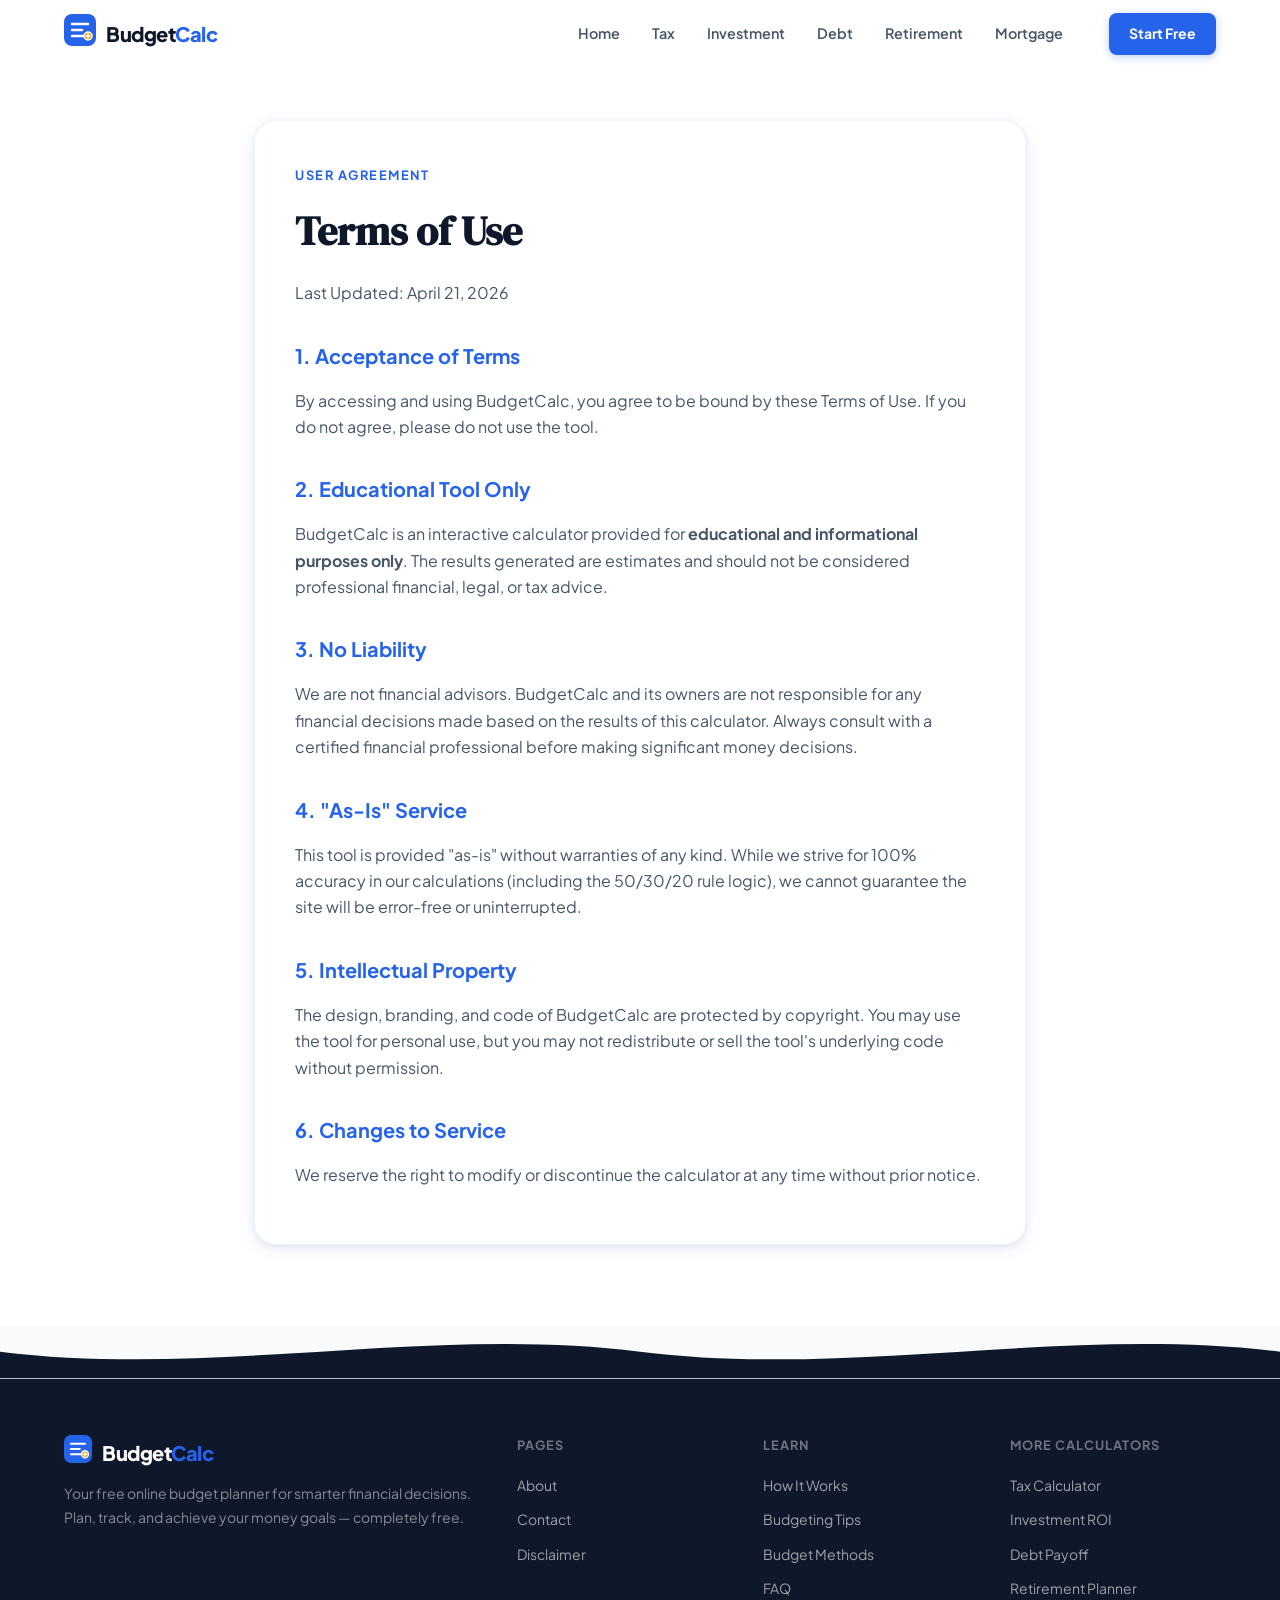
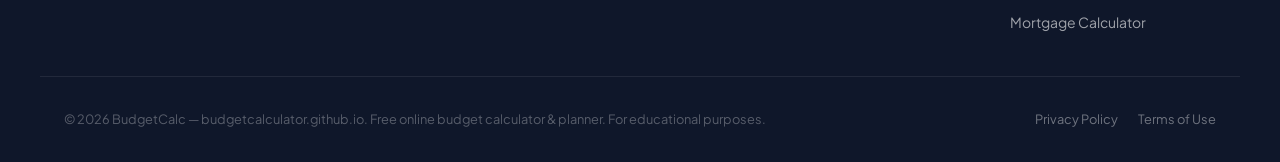
<file: terms.html>
<!DOCTYPE html>
<html lang="en">
<head>
  <meta charset="UTF-8">
  <meta name="viewport" content="width=device-width, initial-scale=1.0">
  <title>Terms of Use — BudgetCalc</title>
  <link rel="stylesheet" href="css/styles.css">
  <link href="https://fonts.googleapis.com/css2?family=DM+Serif+Display&family=Plus+Jakarta+Sans:wght@400;600;700&display=swap" rel="stylesheet">
  <link rel="icon" type="image/png" sizes="32x32" href="/favicon.png">
  <style>
    .legal-content { padding: 120px 0 80px; }
    .legal-card { background: var(--white); padding: 40px; border-radius: var(--radius-lg); box-shadow: var(--shadow); border: 1px solid var(--gray-100); }
    .legal-card h1 { font-family: var(--font-display); font-size: 2.5rem; margin-bottom: 1rem; color: var(--gray-900); }
    .legal-card h2 { font-size: 1.25rem; margin: 2rem 0 1rem; color: var(--blue-600); }
    .legal-card p, .legal-card li { color: var(--gray-600); margin-bottom: 1rem; }
  </style>
</head>
<body>
  <div id="site-header"></div>

  <main class="legal-content">
    <div class="container-sm">
      <div class="legal-card">
        <span class="section-eyebrow">User Agreement</span>
        <h1>Terms of Use</h1>
        <p>Last Updated: April 21, 2026</p>

        <h2>1. Acceptance of Terms</h2>
        <p>By accessing and using BudgetCalc, you agree to be bound by these Terms of Use. If you do not agree, please do not use the tool.</p>

        <h2>2. Educational Tool Only</h2>
        <p>BudgetCalc is an interactive calculator provided for <strong>educational and informational purposes only</strong>. The results generated are estimates and should not be considered professional financial, legal, or tax advice.</p>

        <h2>3. No Liability</h2>
        <p>We are not financial advisors. BudgetCalc and its owners are not responsible for any financial decisions made based on the results of this calculator. Always consult with a certified financial professional before making significant money decisions.</p>

        <h2>4. "As-Is" Service</h2>
        <p>This tool is provided "as-is" without warranties of any kind. While we strive for 100% accuracy in our calculations (including the 50/30/20 rule logic), we cannot guarantee the site will be error-free or uninterrupted.</p>

        <h2>5. Intellectual Property</h2>
        <p>The design, branding, and code of BudgetCalc are protected by copyright. You may use the tool for personal use, but you may not redistribute or sell the tool's underlying code without permission.</p>

        <h2>6. Changes to Service</h2>
        <p>We reserve the right to modify or discontinue the calculator at any time without prior notice.</p>
      </div>
    </div>
  </main>

  <div id="site-footer"></div>
  <script src="components/header.js"></script>
  <script src="components/footer.js"></script>
  <script src="js/calculator.js"></script>
</body>
</html>
</file>
<file: css/styles.css>
/* ============================================
   BudgetCalc — Educational Fresh Theme
   budgetcalculator.github.io
   ============================================ */

@import url('https://fonts.googleapis.com/css2?family=DM+Serif+Display:ital@0;1&family=Plus+Jakarta+Sans:wght@400;500;600;700;800&display=swap');

/* ---- CSS Variables ---- */
:root {
  --blue-50:  #EFF6FF;
  --blue-100: #DBEAFE;
  --blue-200: #BFDBFE;
  --blue-500: #3B82F6;
  --blue-600: #2563EB;
  --blue-700: #1D4ED8;
  --blue-900: #1E3A8A;

  --amber-400: #FBBF24;
  --amber-500: #F59E0B;
  --amber-50:  #FFFBEB;

  --green-500: #22C55E;
  --green-600: #16A34A;
  --green-50:  #F0FDF4;

  --red-500:   #EF4444;
  --red-50:    #FEF2F2;

  --teal-500:  #14B8A6;
  --teal-50:   #F0FDFA;

  --gray-50:   #F8FAFC;
  --gray-100:  #F1F5F9;
  --gray-200:  #E2E8F0;
  --gray-300:  #CBD5E1;
  --gray-400:  #94A3B8;
  --gray-500:  #64748B;
  --gray-600:  #475569;
  --gray-700:  #334155;
  --gray-800:  #1E293B;
  --gray-900:  #0F172A;

  --white: #FFFFFF;

  --font-display: 'DM Serif Display', Georgia, serif;
  --font-body:    'Plus Jakarta Sans', system-ui, sans-serif;

  --radius-sm: 8px;
  --radius:    14px;
  --radius-lg: 22px;
  --radius-xl: 32px;

  --shadow-sm: 0 1px 3px rgba(0,0,0,.08), 0 1px 2px rgba(0,0,0,.06);
  --shadow:    0 4px 16px rgba(37,99,235,.10), 0 2px 6px rgba(0,0,0,.06);
  --shadow-lg: 0 12px 40px rgba(37,99,235,.15), 0 4px 12px rgba(0,0,0,.08);
  --shadow-xl: 0 24px 64px rgba(37,99,235,.18), 0 8px 24px rgba(0,0,0,.10);

  --footer-bg: #0F172A;

  --transition: 0.25s cubic-bezier(.4,0,.2,1);
}

/* ---- Reset ---- */
*, *::before, *::after { box-sizing: border-box; margin: 0; padding: 0; }
html { scroll-behavior: smooth; font-size: 16px; }
body {
  font-family: var(--font-body);
  color: var(--gray-800);
  background: var(--white);
  line-height: 1.65;
  overflow-x: hidden;
}
img { max-width: 100%; display: block; }
a { text-decoration: none; color: inherit; }
ul { list-style: none; }
button { cursor: pointer; border: none; background: none; font-family: inherit; }

/* ---- Utility ---- */
.container { max-width: 1200px; margin: 0 auto; padding: 0 24px; }
.container-sm { max-width: 820px; margin: 0 auto; padding: 0 24px; }
.sr-only { position: absolute; width: 1px; height: 1px; overflow: hidden; clip: rect(0,0,0,0); white-space: nowrap; }

/* ---- Header ---- */
.site-header {
  position: fixed; top: 0; left: 0; right: 0; z-index: 1000;
  background: rgba(255,255,255,.90);
  backdrop-filter: blur(16px);
  border-bottom: 1px solid transparent;
  transition: var(--transition);
}
.site-header.scrolled {
  border-bottom-color: var(--gray-200);
  box-shadow: var(--shadow-sm);
}
.header-inner {
  max-width: 1200px; margin: 0 auto; padding: 0 24px;
  height: 68px; display: flex; align-items: center; gap: 24px;
}
.logo { display: flex; align-items: center; gap: 10px; }
.logo-icon { flex-shrink: 0; }
.logo-text { font-family: var(--font-body); font-weight: 800; font-size: 1.25rem; color: var(--gray-900); letter-spacing: -.5px; }
.logo-accent { color: var(--blue-600); }
.main-nav { margin-left: auto; }
.nav-list { display: flex; gap: 4px; }
.nav-link {
  display: block; padding: 8px 14px;
  font-size: .9rem; font-weight: 600; color: var(--gray-600);
  border-radius: var(--radius-sm);
  transition: var(--transition);
}
.nav-link:hover { color: var(--blue-600); background: var(--blue-50); }
.header-actions { display: flex; align-items: center; gap: 12px; margin-left: 8px; }
.btn-primary-sm {
  display: inline-flex; align-items: center; justify-content: center;
  padding: 9px 20px;
  background: var(--blue-600); color: var(--white);
  font-size: .875rem; font-weight: 700; border-radius: var(--radius-sm);
  transition: var(--transition);
  box-shadow: 0 2px 8px rgba(37,99,235,.3);
}
.btn-primary-sm:hover { background: var(--blue-700); transform: translateY(-1px); box-shadow: 0 4px 12px rgba(37,99,235,.4); }
.hamburger { display: none; flex-direction: column; gap: 5px; padding: 6px; }
.hamburger span { display: block; width: 22px; height: 2.5px; background: var(--gray-700); border-radius: 2px; transition: var(--transition); }
.hamburger.active span:nth-child(1) { transform: translateY(7.5px) rotate(45deg); }
.hamburger.active span:nth-child(2) { opacity: 0; }
.hamburger.active span:nth-child(3) { transform: translateY(-7.5px) rotate(-45deg); }
.mobile-menu { display: none; background: var(--white); border-top: 1px solid var(--gray-100); padding: 12px 0; }
.mobile-menu.open { display: block; }
.mobile-nav-list { padding: 0 24px; display: flex; flex-direction: column; gap: 2px; }
.mobile-nav-link { display: block; padding: 12px 16px; font-weight: 600; color: var(--gray-700); border-radius: var(--radius-sm); }
.mobile-nav-link:hover { background: var(--blue-50); color: var(--blue-600); }

/* ---- Buttons ---- */
.btn-primary {
  display: inline-flex; align-items: center; justify-content: center; gap: 8px;
  padding: 14px 32px;
  background: var(--blue-600); color: var(--white);
  font-size: 1rem; font-weight: 700; border-radius: var(--radius);
  transition: var(--transition);
  box-shadow: 0 4px 16px rgba(37,99,235,.35);
}
.btn-primary:hover { background: var(--blue-700); transform: translateY(-2px); box-shadow: 0 8px 24px rgba(37,99,235,.45); }
.btn-secondary {
  display: inline-flex; align-items: center; justify-content: center; gap: 8px;
  padding: 13px 28px;
  background: var(--white); color: var(--blue-600);
  font-size: 1rem; font-weight: 700; border-radius: var(--radius);
  border: 2px solid var(--blue-200);
  transition: var(--transition);
}
.btn-secondary:hover { border-color: var(--blue-500); background: var(--blue-50); transform: translateY(-2px); }

/* ====================================================
   SECTION: HERO
   ==================================================== */
.hero {
  padding-top: 68px;
  background: linear-gradient(145deg, var(--blue-50) 0%, #EEF5FF 40%, var(--amber-50) 100%);
  overflow: hidden;
  position: relative;
}
.hero::before {
  content: ''; position: absolute; inset: 0;
  background-image: radial-gradient(circle at 20% 30%, rgba(37,99,235,.08) 0%, transparent 50%),
                    radial-gradient(circle at 80% 70%, rgba(245,158,11,.08) 0%, transparent 50%);
}
.hero-inner {
  max-width: 1200px; margin: 0 auto; padding: 80px 24px 60px;
  display: grid; grid-template-columns: 1fr 1fr; gap: 64px; align-items: center;
  position: relative;
}
.hero-badge {
  display: inline-flex; align-items: center; gap: 8px;
  padding: 6px 16px; border-radius: 100px;
  background: var(--blue-100); color: var(--blue-700);
  font-size: .8rem; font-weight: 700; letter-spacing: .5px; text-transform: uppercase;
  margin-bottom: 24px;
}
.hero-badge svg { width: 14px; height: 14px; }
.hero-title {
  font-family: var(--font-display);
  font-size: clamp(2.5rem, 5vw, 3.75rem);
  line-height: 1.1;
  color: var(--gray-900);
  margin-bottom: 20px;
}
.hero-title .accent { color: var(--blue-600); font-style: italic; }
.hero-desc {
  font-size: 1.125rem; color: var(--gray-600); line-height: 1.7;
  margin-bottom: 36px; max-width: 500px;
}
.hero-ctas { display: flex; gap: 14px; flex-wrap: wrap; margin-bottom: 40px; }
.hero-trust { display: flex; align-items: center; gap: 12px; }
.trust-dots { display: flex; gap: -4px; }
.trust-dot {
  width: 32px; height: 32px; border-radius: 50%; border: 2px solid white;
  background: linear-gradient(135deg, var(--blue-400, #60A5FA), var(--blue-600));
  margin-left: -8px; display: flex; align-items: center; justify-content: center;
  color: white; font-size: .65rem; font-weight: 700;
}
.trust-dot:first-child { margin-left: 0; }
.trust-text { font-size: .85rem; color: var(--gray-500); }
.trust-text strong { color: var(--gray-800); }

/* Hero Visual */
.hero-visual { position: relative; display: flex; justify-content: center; }
.hero-card-stack { position: relative; width: 100%; max-width: 420px; }
.hero-main-card {
  background: var(--white);
  border-radius: var(--radius-xl);
  padding: 28px;
  box-shadow: var(--shadow-xl);
  border: 1px solid var(--gray-100);
}
.card-header-row { display: flex; align-items: center; justify-content: space-between; margin-bottom: 24px; }
.card-title-sm { font-weight: 700; font-size: 1rem; color: var(--gray-800); }
.card-badge { padding: 4px 12px; background: var(--green-50); color: var(--green-600); border-radius: 100px; font-size: .75rem; font-weight: 700; }
.budget-summary { margin-bottom: 20px; }
.budget-big { font-family: var(--font-display); font-size: 2.5rem; color: var(--gray-900); line-height: 1; }
.budget-label { font-size: .8rem; color: var(--gray-400); margin-top: 4px; }
.budget-bar-wrap { margin: 16px 0; }
.budget-bar-bg { height: 10px; background: var(--gray-100); border-radius: 100px; overflow: hidden; }
.budget-bar-fill {
  height: 100%; border-radius: 100px;
  background: linear-gradient(90deg, var(--blue-500), var(--blue-600));
  animation: barGrow 1.5s ease-out forwards;
}
@keyframes barGrow { from { width: 0; } to { width: var(--w, 68%); } }
.budget-breakdown { display: flex; flex-direction: column; gap: 10px; }
.breakdown-item { display: flex; align-items: center; gap: 10px; }
.breakdown-dot { width: 10px; height: 10px; border-radius: 50%; flex-shrink: 0; }
.breakdown-name { font-size: .85rem; color: var(--gray-600); flex: 1; }
.breakdown-amount { font-size: .85rem; font-weight: 700; color: var(--gray-800); }
.breakdown-pct { font-size: .75rem; color: var(--gray-400); width: 36px; text-align: right; }

.floating-chip {
  position: absolute;
  background: var(--white); border-radius: var(--radius);
  padding: 10px 14px; box-shadow: var(--shadow);
  display: flex; align-items: center; gap: 8px;
  font-size: .8rem; font-weight: 600;
  animation: floatY 3s ease-in-out infinite;
}
.floating-chip.chip1 { top: -20px; right: -24px; animation-delay: 0s; }
.floating-chip.chip2 { bottom: 30px; left: -32px; animation-delay: 1.5s; }
.chip-icon { width: 28px; height: 28px; border-radius: 8px; display: flex; align-items: center; justify-content: center; font-size: 1rem; }
@keyframes floatY { 0%,100% { transform: translateY(0); } 50% { transform: translateY(-8px); } }

/* ====================================================
   SECTION: STATS STRIP
   ==================================================== */
.stats-strip {
  background: var(--blue-600);
  padding: 32px 0;
}
.stats-grid {
  max-width: 1200px; margin: 0 auto; padding: 0 24px;
  display: grid; grid-template-columns: repeat(4, 1fr);
  gap: 24px; text-align: center;
}
.stat-item {}
.stat-num { font-family: var(--font-display); font-size: 2.4rem; color: var(--white); line-height: 1; }
.stat-label { font-size: .85rem; color: rgba(255,255,255,.75); margin-top: 6px; }

/* ====================================================
   SECTION: CALCULATOR
   ==================================================== */
.calculator-section { padding: 100px 0; background: var(--gray-50); }
.section-header { text-align: center; margin-bottom: 56px; }
.section-eyebrow {
  display: inline-block;
  font-size: .8rem; font-weight: 700; letter-spacing: 1.5px; text-transform: uppercase;
  color: var(--blue-600); margin-bottom: 12px;
}
.section-title {
  font-family: var(--font-display);
  font-size: clamp(2rem, 4vw, 3rem);
  color: var(--gray-900); line-height: 1.15; margin-bottom: 16px;
}
.section-desc { font-size: 1.1rem; color: var(--gray-500); max-width: 600px; margin: 0 auto; }

.calc-layout {
  max-width: 1200px; margin: 0 auto; padding: 0 24px;
  display: grid; grid-template-columns: 1fr 380px; gap: 32px; align-items: start;
}
.calc-panel {
  background: var(--white); border-radius: var(--radius-lg);
  box-shadow: var(--shadow); overflow: hidden;
  border: 1px solid var(--gray-100);
}
.calc-tabs { display: flex; border-bottom: 2px solid var(--gray-100); }
.calc-tab {
  flex: 1; padding: 16px; text-align: center;
  font-size: .9rem; font-weight: 700; color: var(--gray-400);
  border-bottom: 3px solid transparent; margin-bottom: -2px;
  transition: var(--transition); cursor: pointer;
}
.calc-tab.active { color: var(--blue-600); border-bottom-color: var(--blue-600); }
.calc-tab:hover:not(.active) { color: var(--gray-600); background: var(--gray-50); }
.calc-body { padding: 32px; }

.form-section-title {
  font-size: .75rem; font-weight: 700; letter-spacing: 1px;
  text-transform: uppercase; color: var(--gray-400);
  margin: 24px 0 14px; padding-bottom: 8px;
  border-bottom: 1px solid var(--gray-100);
}
.form-section-title:first-child { margin-top: 0; }
.form-grid { display: grid; grid-template-columns: 1fr 1fr; gap: 14px; }
.form-group { display: flex; flex-direction: column; gap: 6px; }
.form-group.full { grid-column: 1 / -1; }
.form-label { font-size: .82rem; font-weight: 600; color: var(--gray-600); }
.input-wrap { position: relative; display: flex; align-items: center; }
.input-prefix, .input-suffix {
  position: absolute; font-size: .9rem; font-weight: 600; color: var(--gray-400);
  pointer-events: none;
}
.input-prefix { left: 12px; }
.input-suffix { right: 12px; }
.form-input {
  width: 100%; padding: 10px 14px;
  border: 1.5px solid var(--gray-200); border-radius: var(--radius-sm);
  font-size: .95rem; font-family: var(--font-body); color: var(--gray-800);
  background: var(--white);
  transition: var(--transition);
}
.form-input:focus { outline: none; border-color: var(--blue-500); box-shadow: 0 0 0 3px rgba(37,99,235,.1); }
.form-input.has-prefix { padding-left: 28px; }
.form-input.has-suffix { padding-right: 32px; }
.form-select {
  width: 100%; padding: 10px 14px;
  border: 1.5px solid var(--gray-200); border-radius: var(--radius-sm);
  font-size: .95rem; font-family: var(--font-body); color: var(--gray-800);
  background: var(--white); appearance: none;
  background-image: url("data:image/svg+xml,%3Csvg xmlns='http://www.w3.org/2000/svg' width='12' height='8' viewBox='0 0 12 8'%3E%3Cpath d='M1 1l5 5 5-5' stroke='%2394A3B8' stroke-width='1.5' fill='none'/%3E%3C/svg%3E");
  background-repeat: no-repeat; background-position: right 12px center;
  padding-right: 36px;
  transition: var(--transition);
}
.form-select:focus { outline: none; border-color: var(--blue-500); box-shadow: 0 0 0 3px rgba(37,99,235,.1); }

.expense-rows { display: flex; flex-direction: column; gap: 10px; margin-bottom: 12px; }
.expense-row { display: grid; grid-template-columns: 1fr 120px auto; gap: 8px; align-items: center; }
.btn-remove-expense {
  width: 30px; height: 30px; border-radius: 50%;
  background: var(--red-50); color: var(--red-500);
  display: flex; align-items: center; justify-content: center;
  font-size: 1.1rem; font-weight: 700; flex-shrink: 0;
  transition: var(--transition);
}
.btn-remove-expense:hover { background: var(--red-500); color: white; }
.btn-add-expense {
  display: inline-flex; align-items: center; gap: 6px;
  padding: 8px 16px; border-radius: var(--radius-sm);
  background: var(--blue-50); color: var(--blue-600);
  font-size: .85rem; font-weight: 700;
  transition: var(--transition);
}
.btn-add-expense:hover { background: var(--blue-100); }
.calc-footer-row { padding: 20px 32px; background: var(--gray-50); border-top: 1px solid var(--gray-100); display: flex; gap: 12px; }
.btn-calculate {
  flex: 1; padding: 14px; border-radius: var(--radius);
  background: linear-gradient(135deg, var(--blue-600), var(--blue-700));
  color: white; font-size: 1rem; font-weight: 700;
  transition: var(--transition);
  box-shadow: 0 4px 16px rgba(37,99,235,.3);
}
.btn-calculate:hover { transform: translateY(-2px); box-shadow: 0 8px 24px rgba(37,99,235,.4); }
.btn-reset {
  padding: 14px 20px; border-radius: var(--radius);
  background: var(--gray-100); color: var(--gray-600);
  font-size: .9rem; font-weight: 600;
  transition: var(--transition);
}
.btn-reset:hover { background: var(--gray-200); }

/* Results Panel */
.results-panel {
  background: var(--white); border-radius: var(--radius-lg);
  box-shadow: var(--shadow); overflow: hidden;
  border: 1px solid var(--gray-100);
  position: sticky; top: 90px;
}
.results-header {
  background: linear-gradient(135deg, var(--blue-600), var(--blue-700));
  padding: 24px;
}
.results-title { color: white; font-weight: 700; font-size: 1rem; margin-bottom: 16px; }
.results-big-num {
  font-family: var(--font-display);
  font-size: 2.6rem; color: white; line-height: 1;
}
.results-subtitle { font-size: .8rem; color: rgba(255,255,255,.7); margin-top: 6px; }
.results-status { margin-top: 14px; }
.status-badge {
  display: inline-flex; align-items: center; gap: 6px;
  padding: 6px 14px; border-radius: 100px;
  font-size: .8rem; font-weight: 700;
}
.status-badge.surplus { background: rgba(34,197,94,.2); color: #BBF7D0; }
.status-badge.deficit { background: rgba(239,68,68,.2); color: #FECACA; }
.status-badge.balanced { background: rgba(250,204,21,.2); color: #FEF08A; }
.results-body { padding: 20px; }
.result-section { margin-bottom: 20px; }
.result-section-label { font-size: .72rem; font-weight: 700; letter-spacing: 1px; text-transform: uppercase; color: var(--gray-400); margin-bottom: 10px; }
.result-rows { display: flex; flex-direction: column; gap: 8px; }
.result-row { display: flex; justify-content: space-between; align-items: center; padding: 8px 12px; border-radius: var(--radius-sm); background: var(--gray-50); }
.result-row-name { font-size: .85rem; color: var(--gray-600); display: flex; align-items: center; gap: 8px; }
.result-row-dot { width: 8px; height: 8px; border-radius: 50%; flex-shrink: 0; }
.result-row-val { font-size: .9rem; font-weight: 700; color: var(--gray-800); }
.result-divider { height: 1px; background: var(--gray-100); margin: 12px 0; }
.result-total-row { display: flex; justify-content: space-between; align-items: center; padding: 10px 12px; border-radius: var(--radius-sm); background: var(--blue-50); }
.result-total-label { font-size: .9rem; font-weight: 700; color: var(--blue-700); }
.result-total-val { font-size: 1rem; font-weight: 800; color: var(--blue-700); }

/* Donut chart */
.donut-wrap { position: relative; width: 140px; height: 140px; margin: 0 auto 16px; }
#donutChart { transform: rotate(-90deg); }
.donut-center { position: absolute; inset: 0; display: flex; flex-direction: column; align-items: center; justify-content: center; }
.donut-pct { font-family: var(--font-display); font-size: 1.6rem; color: var(--gray-800); line-height: 1; }
.donut-label { font-size: .7rem; color: var(--gray-400); margin-top: 2px; }

.legend-list { display: flex; flex-direction: column; gap: 6px; }
.legend-item { display: flex; align-items: center; gap: 8px; }
.legend-dot { width: 10px; height: 10px; border-radius: 3px; flex-shrink: 0; }
.legend-name { font-size: .8rem; color: var(--gray-600); flex: 1; }
.legend-val { font-size: .8rem; font-weight: 700; color: var(--gray-700); }

.savings-goal-row { display: flex; flex-direction: column; gap: 6px; margin-top: 8px; }
.savings-bar-bg { height: 8px; background: var(--gray-100); border-radius: 100px; overflow: hidden; }
.savings-bar-fill { height: 100%; border-radius: 100px; transition: width 0.6s ease; }
.savings-breakdown { display: flex; justify-content: space-between; font-size: .75rem; color: var(--gray-500); }

/* Empty state */
.results-empty {
  padding: 48px 24px; text-align: center;
}
.results-empty-icon { font-size: 3rem; margin-bottom: 16px; }
.results-empty-title { font-weight: 700; color: var(--gray-700); margin-bottom: 8px; }
.results-empty-desc { font-size: .875rem; color: var(--gray-400); }

.btn-export {
  width: 100%; padding: 12px; margin-top: 16px;
  border-radius: var(--radius-sm); background: var(--blue-50); color: var(--blue-600);
  font-size: .875rem; font-weight: 700; border: 1.5px solid var(--blue-200);
  transition: var(--transition);
}
.btn-export:hover { background: var(--blue-100); }

/* ====================================================
   SECTION: HOW IT WORKS
   ==================================================== */
.how-section { padding: 100px 0; background: var(--white); }
.steps-grid {
  max-width: 1200px; margin: 0 auto; padding: 0 24px;
  display: grid; grid-template-columns: repeat(3, 1fr); gap: 32px;
}
.step-card {
  background: var(--gray-50); border-radius: var(--radius-lg);
  padding: 36px 28px; position: relative; overflow: hidden;
  border: 1px solid var(--gray-100);
  transition: var(--transition);
}
.step-card:hover { transform: translateY(-4px); box-shadow: var(--shadow-lg); }
.step-num {
  font-family: var(--font-display); font-size: 5rem; color: var(--blue-100);
  line-height: 1; position: absolute; top: 12px; right: 20px;
}
.step-icon {
  width: 52px; height: 52px; border-radius: var(--radius);
  background: var(--blue-600); color: white;
  display: flex; align-items: center; justify-content: center;
  font-size: 1.4rem; margin-bottom: 20px;
}
.step-title { font-size: 1.15rem; font-weight: 700; color: var(--gray-900); margin-bottom: 10px; }
.step-desc { font-size: .9rem; color: var(--gray-500); line-height: 1.65; }

/* ====================================================
   SECTION: FEATURES
   ==================================================== */
.features-section { padding: 100px 0; background: var(--blue-50); }
.features-grid {
  max-width: 1200px; margin: 0 auto; padding: 0 24px;
  display: grid; grid-template-columns: repeat(3, 1fr); gap: 24px;
}
.feature-card {
  background: var(--white); border-radius: var(--radius-lg);
  padding: 28px; border: 1px solid var(--blue-100);
  transition: var(--transition);
}
.feature-card:hover { transform: translateY(-3px); box-shadow: var(--shadow); }
.feature-icon {
  width: 44px; height: 44px; border-radius: var(--radius-sm);
  display: flex; align-items: center; justify-content: center;
  font-size: 1.3rem; margin-bottom: 16px;
}
.feature-title { font-size: 1rem; font-weight: 700; color: var(--gray-900); margin-bottom: 8px; }
.feature-desc { font-size: .875rem; color: var(--gray-500); line-height: 1.65; }

/* ====================================================
   SECTION: BUDGETING TIPS
   ==================================================== */
.tips-section { padding: 100px 0; background: var(--white); }
.tips-layout {
  max-width: 1200px; margin: 0 auto; padding: 0 24px;
  display: grid; grid-template-columns: 1fr 1fr; gap: 64px; align-items: start;
}
.tips-content {}
.tips-intro { font-size: 1.05rem; color: var(--gray-600); line-height: 1.7; margin-bottom: 36px; }
.tips-list { display: flex; flex-direction: column; gap: 20px; }
.tip-item { display: flex; gap: 16px; align-items: flex-start; }
.tip-icon {
  width: 40px; height: 40px; border-radius: var(--radius-sm); flex-shrink: 0;
  display: flex; align-items: center; justify-content: center; font-size: 1.1rem;
}
.tip-text-wrap {}
.tip-title { font-weight: 700; color: var(--gray-800); margin-bottom: 4px; }
.tip-desc { font-size: .875rem; color: var(--gray-500); line-height: 1.6; }
.tips-visual { display: flex; flex-direction: column; gap: 20px; }
.tip-box {
  background: var(--gray-50); border-radius: var(--radius-lg); padding: 28px;
  border: 1px solid var(--gray-100);
}
.tip-box-title { font-weight: 700; font-size: 1rem; color: var(--gray-800); margin-bottom: 16px; display: flex; align-items: center; gap: 8px; }
.rule-grid { display: grid; grid-template-columns: repeat(3, 1fr); gap: 12px; }
.rule-item { text-align: center; padding: 16px 8px; border-radius: var(--radius-sm); }
.rule-pct { font-family: var(--font-display); font-size: 1.8rem; color: var(--white); }
.rule-label { font-size: .75rem; color: rgba(255,255,255,.85); margin-top: 4px; }

/* ====================================================
   SECTION: METHODS
   ==================================================== */
.methods-section { padding: 100px 0; background: var(--gray-50); }
.methods-grid {
  max-width: 1200px; margin: 0 auto; padding: 0 24px;
  display: grid; grid-template-columns: repeat(2, 1fr); gap: 24px;
}
.method-card {
  background: var(--white); border-radius: var(--radius-lg); padding: 32px;
  border: 1px solid var(--gray-100); border-left: 4px solid;
  transition: var(--transition);
}
.method-card:hover { transform: translateY(-3px); box-shadow: var(--shadow); }
.method-header { display: flex; align-items: flex-start; justify-content: space-between; margin-bottom: 16px; }
.method-name { font-size: 1.15rem; font-weight: 700; color: var(--gray-900); }
.method-badge { padding: 4px 12px; border-radius: 100px; font-size: .75rem; font-weight: 700; }
.method-desc { font-size: .9rem; color: var(--gray-500); line-height: 1.7; margin-bottom: 16px; }
.method-pros { display: flex; flex-direction: column; gap: 6px; }
.method-pro { font-size: .85rem; color: var(--gray-600); display: flex; gap: 8px; align-items: flex-start; }
.method-pro::before { content: '✓'; color: var(--green-500); font-weight: 700; flex-shrink: 0; }

/* ====================================================
   SECTION: CONTENT / SEO
   ==================================================== */
.content-section { padding: 100px 0; background: var(--white); }
.content-inner { max-width: 1200px; margin: 0 auto; padding: 0 24px; }
.content-grid { display: grid; grid-template-columns: 1fr 1fr; gap: 48px; align-items: start; }
.content-body h2 { font-family: var(--font-display); font-size: 2rem; color: var(--gray-900); margin-bottom: 20px; }
.content-body p { font-size: .975rem; color: var(--gray-600); line-height: 1.8; margin-bottom: 16px; }
.content-body ul { display: flex; flex-direction: column; gap: 8px; margin: 16px 0; }
.content-body li { font-size: .975rem; color: var(--gray-600); padding-left: 20px; position: relative; }
.content-body li::before { content: '→'; position: absolute; left: 0; color: var(--blue-500); font-weight: 700; }
.keyword-cards { display: flex; flex-direction: column; gap: 16px; }
.keyword-card {
  background: var(--gray-50); border-radius: var(--radius-lg);
  padding: 24px; border: 1px solid var(--gray-100);
}
.keyword-card h3 { font-weight: 700; color: var(--gray-800); margin-bottom: 8px; font-size: 1rem; }
.keyword-card p { font-size: .875rem; color: var(--gray-500); line-height: 1.65; }

/* ====================================================
   SECTION: FAQ
   ==================================================== */
.faq-section { padding: 100px 0; background: var(--blue-50); }
.faq-inner { max-width: 800px; margin: 0 auto; padding: 0 24px; }
.faq-list { display: flex; flex-direction: column; gap: 12px; }
.faq-item {
  background: var(--white); border-radius: var(--radius);
  border: 1px solid var(--blue-100); overflow: hidden;
  transition: var(--transition);
}
.faq-q {
  display: flex; align-items: center; justify-content: space-between;
  padding: 20px 24px; cursor: pointer;
  font-weight: 700; font-size: .975rem; color: var(--gray-800);
  gap: 16px;
}
.faq-q:hover { color: var(--blue-600); }
.faq-icon {
  width: 28px; height: 28px; border-radius: 50%;
  background: var(--blue-50); color: var(--blue-600);
  display: flex; align-items: center; justify-content: center;
  font-size: 1.2rem; flex-shrink: 0; font-weight: 700;
  transition: var(--transition);
}
.faq-item.open .faq-icon { transform: rotate(45deg); background: var(--blue-600); color: white; }
.faq-a {
  display: none; padding: 0 24px 20px;
  font-size: .9rem; color: var(--gray-600); line-height: 1.7;
  border-top: 1px solid var(--blue-50);
  padding-top: 16px;
}
.faq-item.open .faq-a { display: block; }

/* ====================================================
   SECTION: CTA
   ==================================================== */
.cta-section {
  padding: 100px 0;
  background: linear-gradient(135deg, var(--blue-700) 0%, var(--blue-900) 100%);
  position: relative; overflow: hidden;
}
.cta-section::before {
  content: ''; position: absolute; inset: 0;
  background-image: radial-gradient(circle at 10% 50%, rgba(255,255,255,.06) 0%, transparent 50%),
                    radial-gradient(circle at 90% 50%, rgba(245,158,11,.1) 0%, transparent 50%);
}
.cta-inner { max-width: 700px; margin: 0 auto; padding: 0 24px; text-align: center; position: relative; }
.cta-eyebrow { font-size: .8rem; font-weight: 700; letter-spacing: 1.5px; text-transform: uppercase; color: var(--amber-400); margin-bottom: 16px; }
.cta-title {
  font-family: var(--font-display); font-size: clamp(2rem, 4.5vw, 3rem);
  color: white; line-height: 1.15; margin-bottom: 20px;
}
.cta-desc { font-size: 1.05rem; color: rgba(255,255,255,.75); margin-bottom: 36px; }
.cta-actions { display: flex; gap: 14px; justify-content: center; flex-wrap: wrap; }
.btn-cta-white {
  display: inline-flex; align-items: center; gap: 8px;
  padding: 15px 32px; background: white; color: var(--blue-700);
  font-weight: 800; font-size: 1rem; border-radius: var(--radius);
  transition: var(--transition);
  box-shadow: 0 4px 20px rgba(0,0,0,.2);
}
.btn-cta-white:hover { transform: translateY(-2px); box-shadow: 0 8px 30px rgba(0,0,0,.3); }
.btn-cta-ghost {
  display: inline-flex; align-items: center; gap: 8px;
  padding: 14px 28px; background: rgba(255,255,255,.12); color: white;
  font-weight: 700; font-size: 1rem; border-radius: var(--radius);
  border: 2px solid rgba(255,255,255,.25);
  transition: var(--transition);
}
.btn-cta-ghost:hover { background: rgba(255,255,255,.2); transform: translateY(-2px); }

/* ====================================================
   FOOTER
   ==================================================== */
.site-footer { background: var(--footer-bg); }
.footer-waves { line-height: 0; background: var(--gray-50); }
.footer-waves svg { display: block; width: 100%; }
.footer-body { padding: 56px 0 32px; }
.footer-grid {
  max-width: 1200px; margin: 0 auto; padding: 0 24px 40px;
  display: grid; grid-template-columns: 2fr 1fr 1fr 1fr;
  gap: 40px; border-bottom: 1px solid rgba(255,255,255,.08);
  margin-bottom: 32px;
}
.footer-brand .logo-text { color: white; }
.footer-tagline { font-size: .875rem; color: rgba(255,255,255,.5); line-height: 1.7; margin-top: 12px; }
.footer-heading { font-size: .8rem; font-weight: 700; letter-spacing: 1px; text-transform: uppercase; color: rgba(255,255,255,.4); margin-bottom: 16px; }
.footer-links { display: flex; flex-direction: column; gap: 8px; }
.footer-links a { font-size: .875rem; color: rgba(255,255,255,.6); transition: var(--transition); }
.footer-links a:hover { color: white; }
.footer-bottom {
  max-width: 1200px; margin: 0 auto; padding: 0 24px;
  display: flex; justify-content: space-between; align-items: center;
  flex-wrap: wrap; gap: 12px;
}
.footer-copy { font-size: .8rem; color: rgba(255,255,255,.3); }
.footer-legal { display: flex; gap: 20px; }
.footer-legal a { font-size: .8rem; color: rgba(255,255,255,.4); transition: var(--transition); }
.footer-legal a:hover { color: rgba(255,255,255,.8); }

/* ====================================================
   ANIMATIONS
   ==================================================== */
.fade-in { opacity: 0; transform: translateY(24px); transition: opacity .6s ease, transform .6s ease; }
.fade-in.visible { opacity: 1; transform: translateY(0); }
.fade-in-delay-1 { transition-delay: .1s; }
.fade-in-delay-2 { transition-delay: .2s; }
.fade-in-delay-3 { transition-delay: .3s; }

/* ====================================================
   RESPONSIVE
   ==================================================== */
@media (max-width: 1024px) {
  .hero-inner { grid-template-columns: 1fr; gap: 40px; }
  .hero-visual { order: -1; }
  .hero-main-card { max-width: 400px; margin: 0 auto; }
  .calc-layout { grid-template-columns: 1fr; }
  .results-panel { position: static; }
  .footer-grid { grid-template-columns: 1fr 1fr; }
  .content-grid { grid-template-columns: 1fr; }
}

@media (max-width: 768px) {
  .main-nav { display: none; }
  .hamburger { display: flex; }
  .btn-primary-sm { display: none; }
  .hero-inner { padding: 60px 24px 40px; }
  .stats-grid { grid-template-columns: repeat(2, 1fr); }
  .steps-grid { grid-template-columns: 1fr; }
  .features-grid { grid-template-columns: 1fr 1fr; }
  .tips-layout { grid-template-columns: 1fr; }
  .methods-grid { grid-template-columns: 1fr; }
  .form-grid { grid-template-columns: 1fr; }
  .footer-grid { grid-template-columns: 1fr 1fr; }
  .footer-brand { grid-column: 1 / -1; }
  .rule-grid { grid-template-columns: 1fr; gap: 8px; }
  .hero-ctas { flex-direction: column; }
}

@media (max-width: 480px) {
  .features-grid { grid-template-columns: 1fr; }
  .stats-grid { grid-template-columns: 1fr 1fr; }
  .footer-grid { grid-template-columns: 1fr; }
  .footer-bottom { flex-direction: column; text-align: center; }
  .expense-row { grid-template-columns: 1fr auto auto; }
}

/* Print */
@media print {
  .site-header, .site-footer, .cta-section, .btn-calculate, .btn-reset { display: none !important; }
  .results-panel { box-shadow: none; position: static; }
}
</file>
<file: css/calc-pages.css>
/* ============================================================
   BudgetCalc — Calculator Pages Shared Styles
   Extends css/styles.css
   ============================================================ */

/* ---- Nav Dropdown ---- */
.nav-item-dropdown { position: relative; }
.nav-dropdown-btn {
  display: flex; align-items: center; gap: 5px;
  padding: 8px 14px;
  font-size: .9rem; font-weight: 600; color: var(--gray-600);
  border-radius: var(--radius-sm);
  background: none; border: none; cursor: pointer;
  font-family: var(--font-body);
  transition: var(--transition);
}
.nav-dropdown-btn:hover { color: var(--blue-600); background: var(--blue-50); }
.nav-dropdown {
  display: none; position: absolute; top: calc(100% + 8px); left: 50%;
  transform: translateX(-50%);
  background: var(--white); border-radius: var(--radius-lg);
  box-shadow: 0 20px 60px rgba(0,0,0,.15), 0 4px 16px rgba(37,99,235,.1);
  border: 1px solid var(--gray-100);
  width: 340px; padding: 8px; z-index: 200;
}
.nav-dropdown.open { display: block; animation: dropIn .18s ease; }
@keyframes dropIn { from { opacity:0; transform: translateX(-50%) translateY(-8px); } to { opacity:1; transform: translateX(-50%) translateY(0); } }
.nav-dropdown-item {
  display: flex; align-items: center; gap: 12px;
  padding: 10px 12px; border-radius: var(--radius-sm);
  transition: var(--transition);
}
.nav-dropdown-item:hover { background: var(--gray-50); }
.ddi-icon { width: 36px; height: 36px; border-radius: 8px; display: flex; align-items: center; justify-content: center; font-size: 1.1rem; flex-shrink: 0; }
.ddi-title { font-size: .875rem; font-weight: 700; color: var(--gray-800); }
.ddi-desc { font-size: .75rem; color: var(--gray-400); margin-top: 1px; }

/* Mobile nav section title */
.mobile-nav-section-title {
  padding: 8px 16px 4px;
  font-size: .7rem; font-weight: 700; letter-spacing: 1px;
  text-transform: uppercase; color: var(--gray-400);
}

/* ---- Page Hero (reused across all calc pages) ---- */
.page-hero {
  padding-top: 68px;
  background: linear-gradient(145deg, var(--hero-from, #EFF6FF) 0%, var(--hero-mid, #EEF5FF) 50%, var(--hero-to, #FFFBEB) 100%);
  position: relative; overflow: hidden;
}
.page-hero::before {
  content: ''; position: absolute; inset: 0;
  background-image:
    radial-gradient(circle at 15% 40%, var(--hero-glow1, rgba(37,99,235,.07)) 0%, transparent 55%),
    radial-gradient(circle at 85% 60%, var(--hero-glow2, rgba(245,158,11,.07)) 0%, transparent 55%);
  pointer-events: none;
}
.page-hero-inner {
  max-width: 1200px; margin: 0 auto; padding: 64px 24px 56px;
  display: grid; grid-template-columns: 1fr 1fr; gap: 56px; align-items: center;
  position: relative;
}
.page-hero-badge {
  display: inline-flex; align-items: center; gap: 8px;
  padding: 5px 14px; border-radius: 100px;
  font-size: .78rem; font-weight: 700; letter-spacing: .5px; text-transform: uppercase;
  margin-bottom: 20px;
}
.page-hero-title {
  font-family: var(--font-display);
  font-size: clamp(2.2rem, 4.5vw, 3.4rem);
  line-height: 1.1; color: var(--gray-900); margin-bottom: 16px;
}
.page-hero-title .accent { font-style: italic; }
.page-hero-desc {
  font-size: 1.05rem; color: var(--gray-600); line-height: 1.7;
  margin-bottom: 28px; max-width: 480px;
}
.page-hero-ctas { display: flex; gap: 12px; flex-wrap: wrap; }
.page-hero-visual { position: relative; }

/* ---- Breadcrumb ---- */
.breadcrumb {
  max-width: 1200px; margin: 0 auto; padding: 12px 24px 0;
  display: flex; align-items: center; gap: 8px;
  font-size: .8rem; color: var(--gray-400); position: relative; z-index: 1;
}
.breadcrumb a { color: var(--gray-400); }
.breadcrumb a:hover { color: var(--blue-600); }
.breadcrumb-sep { color: var(--gray-300); }
.breadcrumb-current { color: var(--gray-600); font-weight: 600; }

/* ---- Calc Tool Card ---- */
.tool-section { padding: 80px 0; background: var(--gray-50); }
.tool-layout {
  max-width: 1200px; margin: 0 auto; padding: 0 24px;
  display: grid; grid-template-columns: 1fr 380px; gap: 28px; align-items: start;
}
.tool-panel {
  background: var(--white); border-radius: var(--radius-lg);
  border: 1px solid var(--gray-100); box-shadow: var(--shadow);
  overflow: hidden;
}
.tool-panel-header {
  padding: 20px 28px; border-bottom: 1px solid var(--gray-100);
  display: flex; align-items: center; gap: 12px;
}
.tool-panel-icon { font-size: 1.4rem; }
.tool-panel-title { font-weight: 800; font-size: 1.05rem; color: var(--gray-900); }
.tool-panel-sub { font-size: .8rem; color: var(--gray-400); margin-top: 1px; }
.tool-panel-body { padding: 28px; }
.tool-panel-footer {
  padding: 16px 28px; background: var(--gray-50);
  border-top: 1px solid var(--gray-100); display: flex; gap: 12px;
}

/* ---- Form Elements (shared) ---- */
.form-row { display: grid; grid-template-columns: 1fr 1fr; gap: 16px; margin-bottom: 16px; }
.form-row-3 { grid-template-columns: 1fr 1fr 1fr; }
.form-row.single { grid-template-columns: 1fr; }
.field { display: flex; flex-direction: column; gap: 5px; }
.field-label {
  font-size: .8rem; font-weight: 700; color: var(--gray-600);
  display: flex; align-items: center; gap: 6px;
}
.field-hint { font-size: .7rem; color: var(--gray-400); font-weight: 400; }
.field-input-wrap { position: relative; display: flex; align-items: center; }
.field-prefix, .field-suffix {
  position: absolute; font-size: .875rem; font-weight: 600;
  color: var(--gray-400); pointer-events: none; z-index: 1;
}
.field-prefix { left: 11px; }
.field-suffix { right: 11px; }
.finput {
  width: 100%; padding: 10px 12px;
  border: 1.5px solid var(--gray-200); border-radius: var(--radius-sm);
  font-size: .925rem; font-family: var(--font-body); color: var(--gray-800);
  background: var(--white); transition: var(--transition);
  -moz-appearance: textfield;
}
.finput::-webkit-inner-spin-button, .finput::-webkit-outer-spin-button { -webkit-appearance: none; }
.finput:focus { outline: none; border-color: var(--blue-500); box-shadow: 0 0 0 3px rgba(37,99,235,.1); }
.finput.has-prefix { padding-left: 26px; }
.finput.has-suffix { padding-right: 32px; }
.fselect {
  width: 100%; padding: 10px 36px 10px 12px;
  border: 1.5px solid var(--gray-200); border-radius: var(--radius-sm);
  font-size: .925rem; font-family: var(--font-body); color: var(--gray-800);
  background: var(--white) url("data:image/svg+xml,%3Csvg xmlns='http://www.w3.org/2000/svg' width='12' height='8' viewBox='0 0 12 8'%3E%3Cpath d='M1 1l5 5 5-5' stroke='%2394A3B8' stroke-width='1.5' fill='none'/%3E%3C/svg%3E") no-repeat right 12px center;
  appearance: none; transition: var(--transition);
}
.fselect:focus { outline: none; border-color: var(--blue-500); box-shadow: 0 0 0 3px rgba(37,99,235,.1); }
.form-section-sep {
  font-size: .72rem; font-weight: 700; letter-spacing: 1px;
  text-transform: uppercase; color: var(--gray-400);
  padding: 16px 0 8px; border-bottom: 1px solid var(--gray-100); margin-bottom: 16px;
}
.form-section-sep:first-child { padding-top: 0; }

/* ---- Range Slider ---- */
.range-wrap { display: flex; flex-direction: column; gap: 6px; }
.range-labels { display: flex; justify-content: space-between; font-size: .75rem; color: var(--gray-400); }
input[type=range] {
  width: 100%; -webkit-appearance: none; appearance: none;
  height: 6px; border-radius: 100px;
  background: var(--gray-200); outline: none;
}
input[type=range]::-webkit-slider-thumb {
  -webkit-appearance: none; appearance: none;
  width: 20px; height: 20px; border-radius: 50%;
  background: var(--blue-600); cursor: pointer;
  border: 3px solid white; box-shadow: 0 2px 6px rgba(37,99,235,.3);
}

/* ---- Results Panel ---- */
.results-aside {
  background: var(--white); border-radius: var(--radius-lg);
  border: 1px solid var(--gray-100); box-shadow: var(--shadow);
  overflow: hidden; position: sticky; top: 90px;
}
.results-aside-header {
  padding: 20px 22px;
  color: white;
}
.results-aside-label { font-size: .8rem; font-weight: 700; opacity: .8; margin-bottom: 10px; }
.results-aside-big {
  font-family: var(--font-display); font-size: 2.4rem;
  color: white; line-height: 1;
}
.results-aside-sub { font-size: .8rem; color: rgba(255,255,255,.7); margin-top: 5px; }
.results-aside-body { padding: 18px; }
.results-aside-section { margin-bottom: 18px; }
.ras-title { font-size: .7rem; font-weight: 700; letter-spacing: 1px; text-transform: uppercase; color: var(--gray-400); margin-bottom: 10px; }
.ras-rows { display: flex; flex-direction: column; gap: 7px; }
.ras-row {
  display: flex; justify-content: space-between; align-items: center;
  padding: 8px 10px; border-radius: var(--radius-sm); background: var(--gray-50);
}
.ras-row-label { font-size: .835rem; color: var(--gray-600); }
.ras-row-val { font-size: .9rem; font-weight: 700; color: var(--gray-800); }
.ras-divider { height: 1px; background: var(--gray-100); margin: 10px 0; }
.ras-highlight {
  display: flex; justify-content: space-between; align-items: center;
  padding: 10px 12px; border-radius: var(--radius-sm);
}
.ras-highlight-label { font-size: .875rem; font-weight: 700; }
.ras-highlight-val { font-size: 1rem; font-weight: 800; }
.ras-bar-wrap { margin-top: 10px; }
.ras-bar-label { display: flex; justify-content: space-between; font-size: .75rem; color: var(--gray-400); margin-bottom: 5px; }
.ras-bar-bg { height: 8px; background: var(--gray-100); border-radius: 100px; overflow: hidden; }
.ras-bar-fill { height: 100%; border-radius: 100px; transition: width .5s ease; }
.results-empty-state {
  padding: 40px 20px; text-align: center;
}
.res-empty-icon { font-size: 2.5rem; margin-bottom: 12px; }
.res-empty-title { font-weight: 700; color: var(--gray-600); margin-bottom: 6px; font-size: .95rem; }
.res-empty-desc { font-size: .8rem; color: var(--gray-400); line-height: 1.6; }
.btn-calc-main {
  flex: 1; padding: 13px; border-radius: var(--radius);
  background: linear-gradient(135deg, var(--btn-from, #2563EB), var(--btn-to, #1D4ED8));
  color: white; font-size: .95rem; font-weight: 700;
  transition: var(--transition); box-shadow: 0 4px 16px var(--btn-shadow, rgba(37,99,235,.3));
}
.btn-calc-main:hover { transform: translateY(-2px); filter: brightness(1.05); box-shadow: 0 8px 24px var(--btn-shadow, rgba(37,99,235,.35)); }
.btn-calc-reset {
  padding: 13px 18px; border-radius: var(--radius);
  background: var(--gray-100); color: var(--gray-600);
  font-size: .875rem; font-weight: 600; transition: var(--transition);
}
.btn-calc-reset:hover { background: var(--gray-200); }
.btn-export-sm {
  width: 100%; padding: 10px; margin-top: 14px; border-radius: var(--radius-sm);
  background: var(--gray-50); color: var(--gray-600);
  font-size: .8rem; font-weight: 600; border: 1.5px solid var(--gray-200);
  transition: var(--transition);
}
.btn-export-sm:hover { background: var(--gray-100); color: var(--gray-800); }

/* ---- Info Callout ---- */
.info-callout {
  padding: 14px 16px; border-radius: var(--radius-sm);
  display: flex; gap: 10px; align-items: flex-start;
  font-size: .82rem; line-height: 1.6; margin-top: 14px;
}
.info-callout-icon { font-size: 1rem; flex-shrink: 0; margin-top: 1px; }

/* ---- Toggle Switch ---- */
.toggle-group { display: flex; background: var(--gray-100); border-radius: var(--radius-sm); padding: 3px; gap: 2px; }
.toggle-btn {
  flex: 1; padding: 8px 12px; border-radius: 6px;
  font-size: .82rem; font-weight: 700; color: var(--gray-500);
  transition: var(--transition); cursor: pointer;
}
.toggle-btn.active { background: var(--white); color: var(--blue-600); box-shadow: var(--shadow-sm); }
.toggle-btn:hover:not(.active) { color: var(--gray-700); }

/* ---- Content Sections ---- */
.page-content-section { padding: 80px 0; background: var(--white); }
.page-content-section.alt { background: var(--gray-50); }
.page-content-section.blue { background: var(--blue-50); }
.content-cols {
  max-width: 1200px; margin: 0 auto; padding: 0 24px;
  display: grid; grid-template-columns: 1fr 1fr; gap: 56px; align-items: start;
}
.content-prose h2 { font-family: var(--font-display); font-size: 1.9rem; color: var(--gray-900); margin-bottom: 16px; line-height: 1.2; }
.content-prose h3 { font-size: 1.05rem; font-weight: 700; color: var(--gray-800); margin: 20px 0 8px; }
.content-prose p { font-size: .95rem; color: var(--gray-600); line-height: 1.8; margin-bottom: 14px; }
.content-prose ul { display: flex; flex-direction: column; gap: 7px; margin: 10px 0 14px; }
.content-prose li { font-size: .95rem; color: var(--gray-600); padding-left: 18px; position: relative; line-height: 1.6; }
.content-prose li::before { content: '→'; position: absolute; left: 0; color: var(--blue-500); font-weight: 700; }
.info-cards { display: flex; flex-direction: column; gap: 14px; }
.info-card {
  background: var(--white); border-radius: var(--radius); padding: 22px;
  border: 1px solid var(--gray-100); box-shadow: var(--shadow-sm);
}
.info-card h3 { font-weight: 700; font-size: .95rem; color: var(--gray-800); margin-bottom: 7px; display: flex; align-items: center; gap: 8px; }
.info-card p { font-size: .85rem; color: var(--gray-500); line-height: 1.65; }

/* ---- FAQ (page-level) ---- */
.page-faq-section { padding: 80px 0; }
.page-faq-inner { max-width: 800px; margin: 0 auto; padding: 0 24px; }

/* ---- Related Calculators ---- */
.related-section { padding: 72px 0; background: var(--white); }
.related-grid {
  max-width: 1200px; margin: 0 auto; padding: 0 24px;
  display: grid; grid-template-columns: repeat(5, 1fr); gap: 16px; margin-top: 36px;
}
.related-card {
  background: var(--gray-50); border-radius: var(--radius);
  padding: 20px 16px; text-align: center; border: 1px solid var(--gray-100);
  transition: var(--transition);
}
.related-card:hover { transform: translateY(-3px); box-shadow: var(--shadow); background: var(--white); }
.related-card-icon { font-size: 1.8rem; margin-bottom: 10px; }
.related-card-name { font-size: .85rem; font-weight: 700; color: var(--gray-800); margin-bottom: 4px; }
.related-card-desc { font-size: .75rem; color: var(--gray-400); line-height: 1.4; }

/* ---- CTA Banner ---- */
.page-cta {
  padding: 72px 0;
  background: linear-gradient(135deg, var(--cta-from, #1D4ED8), var(--cta-to, #1E3A8A));
  position: relative; overflow: hidden;
}
.page-cta::before {
  content: ''; position: absolute; inset: 0;
  background: radial-gradient(circle at 15% 50%, rgba(255,255,255,.06) 0%, transparent 50%),
              radial-gradient(circle at 85% 50%, rgba(255,255,255,.05) 0%, transparent 50%);
}
.page-cta-inner { max-width: 660px; margin: 0 auto; padding: 0 24px; text-align: center; position: relative; }
.page-cta-title { font-family: var(--font-display); font-size: clamp(1.8rem, 3.5vw, 2.6rem); color: white; line-height: 1.15; margin-bottom: 14px; }
.page-cta-desc { font-size: 1rem; color: rgba(255,255,255,.75); margin-bottom: 28px; }
.page-cta-btns { display: flex; gap: 12px; justify-content: center; flex-wrap: wrap; }

/* ---- Progress/Timeline ---- */
.timeline { display: flex; flex-direction: column; gap: 0; }
.timeline-item { display: flex; gap: 16px; }
.timeline-spine { display: flex; flex-direction: column; align-items: center; }
.timeline-dot {
  width: 32px; height: 32px; border-radius: 50%; flex-shrink: 0;
  display: flex; align-items: center; justify-content: center;
  font-size: .8rem; font-weight: 700; color: white;
}
.timeline-line { width: 2px; flex: 1; background: var(--gray-200); min-height: 24px; }
.timeline-item:last-child .timeline-line { display: none; }
.timeline-content { padding-bottom: 20px; padding-top: 4px; }
.timeline-title { font-weight: 700; font-size: .95rem; color: var(--gray-800); margin-bottom: 4px; }
.timeline-desc { font-size: .85rem; color: var(--gray-500); line-height: 1.6; }

/* ---- Amortisation Table ---- */
.table-wrap { overflow-x: auto; border-radius: var(--radius-sm); border: 1px solid var(--gray-100); }
.data-table { width: 100%; border-collapse: collapse; font-size: .82rem; }
.data-table th {
  background: var(--gray-50); padding: 10px 14px;
  text-align: left; font-weight: 700; font-size: .75rem;
  letter-spacing: .5px; text-transform: uppercase; color: var(--gray-500);
  border-bottom: 1px solid var(--gray-200); white-space: nowrap;
}
.data-table td { padding: 9px 14px; color: var(--gray-700); border-bottom: 1px solid var(--gray-100); }
.data-table tr:last-child td { border-bottom: none; }
.data-table tr:hover td { background: var(--gray-50); }
.data-table .positive { color: var(--green-600); font-weight: 700; }
.data-table .negative { color: var(--red-500); font-weight: 700; }
.table-note { font-size: .75rem; color: var(--gray-400); margin-top: 8px; }

/* ---- Chart Container ---- */
.chart-container { position: relative; }
.chart-bars { display: flex; align-items: flex-end; gap: 3px; height: 120px; }
.chart-bar { flex: 1; border-radius: 4px 4px 0 0; min-width: 4px; transition: height .4s ease; }
.chart-labels { display: flex; gap: 3px; margin-top: 4px; overflow: hidden; }
.chart-label { flex: 1; font-size: .6rem; color: var(--gray-400); text-align: center; white-space: nowrap; overflow: hidden; text-overflow: ellipsis; }

/* ---- Pill Tabs ---- */
.pill-tabs { display: flex; gap: 6px; flex-wrap: wrap; margin-bottom: 20px; }
.pill-tab {
  padding: 7px 16px; border-radius: 100px;
  font-size: .82rem; font-weight: 700;
  border: 1.5px solid var(--gray-200); color: var(--gray-500);
  transition: var(--transition); cursor: pointer; background: var(--white);
}
.pill-tab.active { border-color: var(--blue-600); color: var(--blue-600); background: var(--blue-50); }
.pill-tab:hover:not(.active) { border-color: var(--gray-300); color: var(--gray-700); }

/* ---- Responsive ---- */
@media (max-width: 1024px) {
  .tool-layout { grid-template-columns: 1fr; }
  .results-aside { position: static; }
  .page-hero-inner { grid-template-columns: 1fr; gap: 36px; }
  .related-grid { grid-template-columns: repeat(3, 1fr); }
  .content-cols { grid-template-columns: 1fr; gap: 36px; }
}
@media (max-width: 768px) {
  .form-row { grid-template-columns: 1fr; gap: 12px; }
  .form-row-3 { grid-template-columns: 1fr; }
  .page-hero-inner { padding: 48px 24px 36px; }
  .related-grid { grid-template-columns: repeat(2, 1fr); }
  .page-hero-ctas { flex-direction: column; }
}
@media (max-width: 480px) {
  .related-grid { grid-template-columns: 1fr 1fr; }
}
</file>
